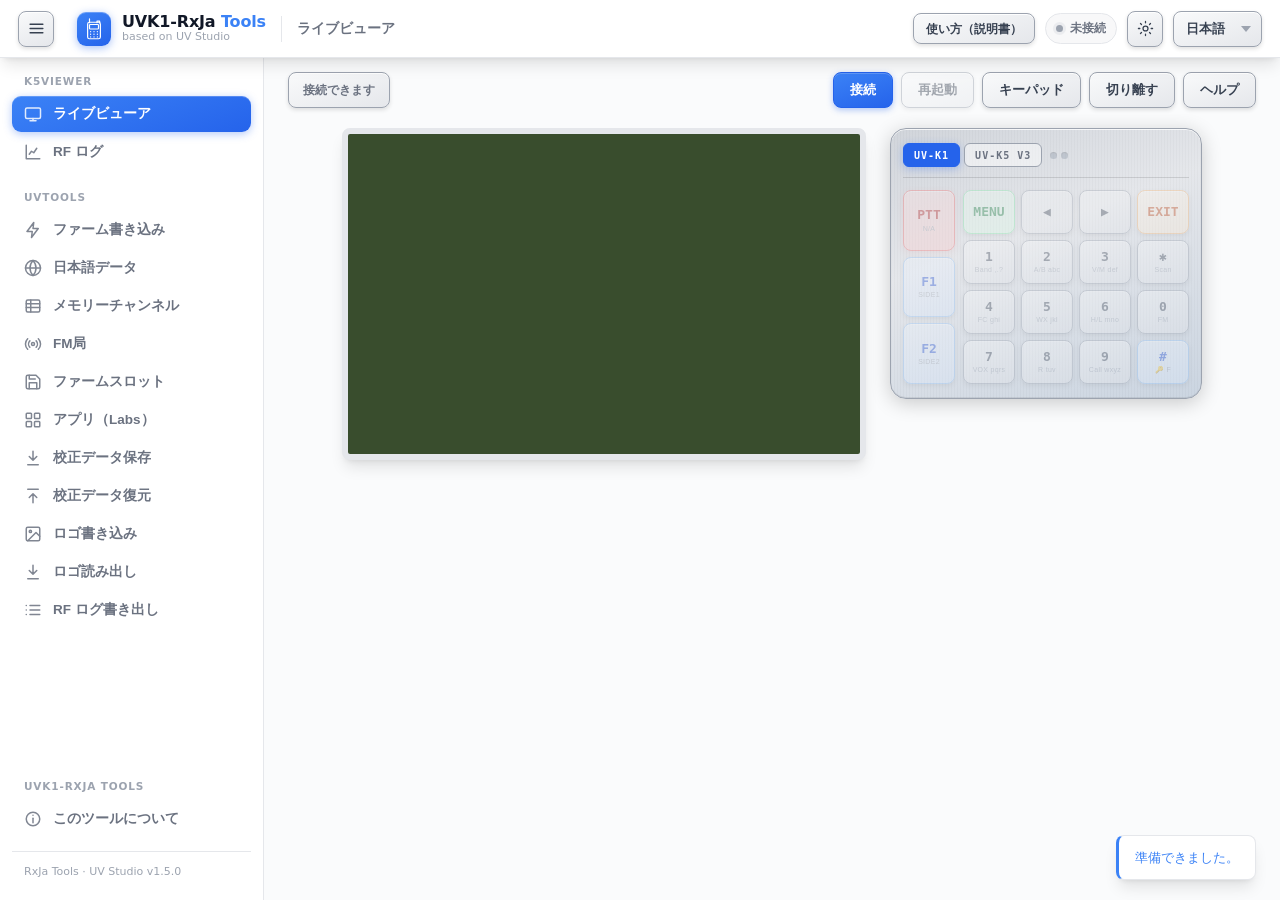
<file: web/index.html>
<!DOCTYPE html>
<!-- UVK1-RxJa Tools: a modified version of UV Studio by F4HWN (Armel FAUVEAU),
     Apache License 2.0. Modified by the UVK1-RxJa project; see NOTICE.txt. -->
<html lang="ja">
<head>
<meta charset="utf-8"/>
<meta name="viewport" content="width=device-width, initial-scale=1.0"/>
<title>UVK1-RxJa Tools — UV-K1 受信専用・日本語化ファームの書き込みツール</title>
<meta name="description" content="UV-K1 / UV-K5 V3 用の受信専用・日本語化ファーム「UVK1-RxJa」を、パソコン版 Chrome / Edge からそのまま書き込めるツールです。日本語データの書き込みやメモリーチャンネルの編集もブラウザだけでできます。">
<link rel="canonical" href="https://dosei.github.io/uvk1-japanese/tools/">
<meta property="og:type" content="website">
<meta property="og:site_name" content="UVK1-RxJa">
<meta property="og:locale" content="ja_JP">
<meta property="og:title" content="UVK1-RxJa Tools — UV-K1 受信専用・日本語化ファームの書き込みツール">
<meta property="og:description" content="UV-K1 / UV-K5 V3 用の受信専用・日本語化ファーム「UVK1-RxJa」を、パソコン版 Chrome / Edge からそのまま書き込めるツールです。日本語データの書き込みやメモリーチャンネルの編集もブラウザだけでできます。">
<meta property="og:url" content="https://dosei.github.io/uvk1-japanese/tools/">
<meta name="twitter:card" content="summary">
<script src="js/studio-version.js?v=1.5.0-rxja3"></script>
<link rel="icon" type="image/svg+xml" href="assets/uv-studio-radio.svg">
<link href="css/core.css?v=3" rel="stylesheet">
<link href="css/viewer.css?v=13" rel="stylesheet">
<link href="css/tools.css?v=12" rel="stylesheet">
<link href="css/studio.css?v=19" rel="stylesheet">
<link href="css/rxja.css?v=8" rel="stylesheet">
</head>
<body data-theme="light">

<noscript>
    <div class="rxja-noscript">
        <h1>UVK1-RxJa Tools</h1>
        <p>UV-K1 / UV-K1(8) / UV-K5 V3 / UV-K5(8) V3 用の受信専用・日本語化ファーム「UVK1-RxJa」（F4HWN Fusion がもと）を、本体へ書き込むためのブラウザ用ツールです。ファームの書き込み、日本語データの書き込み、メモリーチャンネルの編集などがインストールなしでできます。</p>
        <p>このページは JavaScript と Web Serial API を使います。パソコン版の Chrome または Edge で、JavaScript を有効にして開いてください。</p>
        <p><a href="../">使い方（説明書）</a> ・ <a href="https://github.com/dosei/uvk1-japanese">GitHub リポジトリ</a></p>
    </div>
</noscript>

<!-- ═══════════ Top bar ═══════════ -->
<header class="topbar">
    <div class="sb-brand">
        <button class="btn icon" id="hamburgerMenu" type="button"
                data-i18n-title="toggle_menu" data-i18n-aria-label="toggle_menu"
                aria-controls="studioSidebar" aria-expanded="true"
                aria-label="Toggle menu" title="Toggle menu">
            <svg viewBox="0 0 24 24" fill="none" stroke="currentColor" stroke-width="1" stroke-linecap="round" stroke-linejoin="round">
                <line x1="3" y1="12" x2="21" y2="12"></line>
                <line x1="3" y1="6" x2="21" y2="6"></line>
                <line x1="3" y1="18" x2="21" y2="18"></line>
            </svg>
        </button>
        <span class="logo-mark" aria-hidden="true">
            <svg viewBox="0 0 64 64" fill="none" stroke="currentColor"
                 stroke-width="3.2" stroke-linecap="round" stroke-linejoin="round">
                <path d="M20 15V5"/>
                <path d="M40 15v-4h7v5"/>
                <rect x="15" y="14" width="34" height="44" rx="5"/>
                <rect x="20" y="20" width="24" height="12" rx="2"/>
                <g fill="currentColor" stroke="none">
                    <circle cx="23" cy="39" r="1.7"/>
                    <circle cx="32" cy="39" r="1.7"/>
                    <circle cx="41" cy="39" r="1.7"/>
                    <circle cx="23" cy="46" r="1.7"/>
                    <circle cx="32" cy="46" r="1.7"/>
                    <circle cx="41" cy="46" r="1.7"/>
                    <circle cx="23" cy="53" r="1.7"/>
                    <circle cx="32" cy="53" r="1.7"/>
                    <circle cx="41" cy="53" r="1.7"/>
                </g>
            </svg>
        </span>
        <span class="sb-title"><span class="sb-name">UVK1-RxJa <b>Tools</b></span><span class="sb-sub">based on UV Studio</span></span>
        <span class="topbar-divider"></span>
        <span class="section-name" id="sectionName" data-i18n="studio_nav_live">Live Viewer</span>
    </div>
    <div class="topbar-actions">
        <a class="btn topbar-docs" href="../" target="_blank" rel="noopener"
           data-i18n="studio_docs_link" data-i18n-title="studio_docs_link_title"
           title="使い方の説明書を別のタブで開きます">使い方（説明書）</a>
        <div class="studio-serial-status" id="studioSerialStatus"
             data-state="disconnected" role="status" aria-live="polite"
             aria-label="Disconnected" title="Disconnected">
            <span class="studio-serial-dot" aria-hidden="true"></span>
            <span class="studio-serial-text" id="studioSerialText">Disconnected</span>
        </div>
        <button class="btn icon theme-toggle" id="themeToggle" type="button"
                data-i18n-title="toggle_theme" data-i18n-aria-label="toggle_theme"
                title="Toggle theme" aria-label="Toggle theme">
            <svg class="theme-icon theme-icon-sun" viewBox="0 0 24 24" aria-hidden="true">
                <circle cx="12" cy="12" r="3.5"></circle>
                <path d="M12 2v2M12 20v2M4.93 4.93l1.42 1.42M17.65 17.65l1.42 1.42M2 12h2M20 12h2M4.93 19.07l1.42-1.42M17.65 6.35l1.42-1.42"></path>
            </svg>
            <svg class="theme-icon theme-icon-moon" viewBox="0 0 24 24" aria-hidden="true">
                <path d="M20.5 14.2A8.5 8.5 0 0 1 9.8 3.5 8.5 8.5 0 1 0 20.5 14.2Z"></path>
            </svg>
        </button>
        <select id="languageSelect" aria-label="Language" data-i18n-aria-label="studio_language">
            <option value="ja">日本語</option>
            <option value="en">English</option>
        </select>
    </div>
</header>

<div class="shell">
    <!-- ═══════════ Sidebar ═══════════ -->
    <aside class="sidebar" id="studioSidebar">
        <div class="nav-group">
            <div class="nav-label">K5Viewer</div>
            <button class="nav-item active" aria-current="page" data-route="live" data-app="viewer" data-view="live" data-name="Live Viewer" data-section-i18n="studio_nav_live">
                <svg viewBox="0 0 24 24" fill="none" stroke="currentColor" stroke-width="2" stroke-linecap="round" stroke-linejoin="round"><rect x="2" y="4" width="20" height="14" rx="2"/><path d="M8 21h8M12 18v3"/></svg>
                <span class="nav-item-label" data-i18n="studio_nav_live">Live Viewer</span>
            </button>
            <button class="nav-item" data-route="rf-log" data-app="viewer" data-view="rflog" data-name="RF Log" data-section-i18n="studio_nav_rf_log">
                <svg viewBox="0 0 24 24" fill="none" stroke="currentColor" stroke-width="2" stroke-linecap="round" stroke-linejoin="round"><path d="M3 3v18h18"/><path d="M7 15l3-4 3 2 4-6"/></svg>
                <span class="nav-item-label" data-i18n="studio_nav_rf_log">RF Log</span>
            </button>
        </div>
        <div class="nav-group">
            <div class="nav-label">UVTools</div>
            <button class="nav-item" data-route="flash" data-app="tools" data-tool-view="flash" data-name="Flash Firmware" data-section-i18n="studio_nav_flash">
                <svg viewBox="0 0 24 24" fill="none" stroke="currentColor" stroke-width="2" stroke-linecap="round" stroke-linejoin="round"><path d="M13 2L4 14h7l-1 8 9-12h-7z"/></svg>
                <span class="nav-item-label" data-i18n="studio_nav_flash">Flash Firmware</span>
            </button>
            <button class="nav-item" data-route="ja-data" data-app="tools" data-tool-view="ja-data" data-name="Japanese data" data-section-i18n="studio_nav_ja_data">
                <svg viewBox="0 0 24 24" fill="none" stroke="currentColor" stroke-width="2" stroke-linecap="round" stroke-linejoin="round"><circle cx="12" cy="12" r="10"/><path d="M12 2a14.5 14.5 0 0 0 0 20 14.5 14.5 0 0 0 0-20M2 12h20"/></svg>
                <span class="nav-item-label" data-i18n="studio_nav_ja_data">Japanese data</span>
            </button>
            <button class="nav-item" data-route="memory" data-app="tools" data-tool-view="mem" data-name="Memory channels" data-section-i18n="studio_nav_mem">
                <svg viewBox="0 0 24 24" fill="none" stroke="currentColor" stroke-width="2" stroke-linecap="round" stroke-linejoin="round"><rect x="3" y="4" width="18" height="16" rx="2"/><path d="M3 9h18M3 14h18M9 4v16"/></svg>
                <span class="nav-item-label" data-i18n="studio_nav_mem">Memory channels</span>
            </button>
            <button class="nav-item" data-route="fm-stations" data-app="tools" data-tool-view="fm" data-name="FM stations" data-section-i18n="studio_nav_fm">
                <svg viewBox="0 0 24 24" fill="none" stroke="currentColor" stroke-width="2" stroke-linecap="round" stroke-linejoin="round"><path d="M4.9 19.1a10 10 0 0 1 0-14.2M7.8 16.2a6 6 0 0 1 0-8.4M16.2 7.8a6 6 0 0 1 0 8.4M19.1 4.9a10 10 0 0 1 0 14.2"/><circle cx="12" cy="12" r="2"/></svg>
                <span class="nav-item-label" data-i18n="studio_nav_fm">FM stations</span>
            </button>
            <button class="nav-item" data-route="firmware-slots" data-app="tools" data-tool-view="slots" data-name="Firmware Slots" data-section-i18n="studio_nav_slots">
                <svg viewBox="0 0 24 24" fill="none" stroke="currentColor" stroke-width="2" stroke-linecap="round" stroke-linejoin="round"><path d="M19 21H5a2 2 0 0 1-2-2V5a2 2 0 0 1 2-2h11l5 5v11a2 2 0 0 1-2 2z"/><polyline points="17 21 17 13 7 13 7 21"/><polyline points="7 3 7 8 15 8"/></svg>
                <span class="nav-item-label" data-i18n="studio_nav_slots">Firmware Slots</span>
            </button>
            <button class="nav-item" data-route="apps" data-app="tools" data-tool-view="apps" data-name="Apps" data-section-i18n="studio_nav_apps">
                <svg viewBox="0 0 24 24" fill="none" stroke="currentColor" stroke-width="2" stroke-linecap="round" stroke-linejoin="round"><rect x="3" y="3" width="7" height="7" rx="1"/><rect x="14" y="3" width="7" height="7" rx="1"/><rect x="3" y="14" width="7" height="7" rx="1"/><rect x="14" y="14" width="7" height="7" rx="1"/></svg>
                <span class="nav-item-label" data-i18n="studio_nav_apps">Apps (Labs)</span>
            </button>
            <button class="nav-item" data-route="dump-calib" data-app="tools" data-tool-view="dump" data-name="Dump Calibration" data-section-i18n="studio_nav_dump_calib">
                <svg viewBox="0 0 24 24" fill="none" stroke="currentColor" stroke-width="2" stroke-linecap="round" stroke-linejoin="round"><path d="M12 3v12M7 10l5 5 5-5M5 21h14"/></svg>
                <span class="nav-item-label" data-i18n="studio_nav_dump_calib">Dump Calib</span>
            </button>
            <button class="nav-item" data-route="restore-calib" data-app="tools" data-tool-view="restore" data-name="Restore Calibration" data-section-i18n="studio_nav_restore_calib">
                <svg viewBox="0 0 24 24" fill="none" stroke="currentColor" stroke-width="2" stroke-linecap="round" stroke-linejoin="round"><path d="M12 21V9M7 14l5-5 5 5M5 3h14"/></svg>
                <span class="nav-item-label" data-i18n="studio_nav_restore_calib">Restore Calib</span>
            </button>
            <button class="nav-item" data-route="upload-logo" data-app="tools" data-tool-view="logo-upload" data-name="Upload Logo" data-section-i18n="studio_nav_upload_logo">
                <svg viewBox="0 0 24 24" fill="none" stroke="currentColor" stroke-width="2" stroke-linecap="round" stroke-linejoin="round"><rect x="3" y="3" width="18" height="18" rx="2"/><circle cx="8.5" cy="8.5" r="1.5"/><path d="M21 15l-5-5L5 21"/></svg>
                <span class="nav-item-label" data-i18n="studio_nav_upload_logo">Upload Logo</span>
            </button>
            <button class="nav-item" data-route="download-logo" data-app="tools" data-tool-view="logo-dump" data-name="Download Logo" data-section-i18n="studio_nav_download_logo">
                <svg viewBox="0 0 24 24" fill="none" stroke="currentColor" stroke-width="2" stroke-linecap="round" stroke-linejoin="round"><path d="M12 3v12M7 10l5 5 5-5M5 21h14"/></svg>
                <span class="nav-item-label" data-i18n="studio_nav_download_logo">Download Logo</span>
            </button>
            <button class="nav-item" data-route="export-rf-log" data-app="tools" data-tool-view="rf-log" data-name="Export RF Log" data-section-i18n="studio_nav_export_rf_log">
                <svg viewBox="0 0 24 24" fill="none" stroke="currentColor" stroke-width="2" stroke-linecap="round" stroke-linejoin="round"><path d="M8 6h13M8 12h13M8 18h13M3 6h.01M3 12h.01M3 18h.01"/></svg>
                <span class="nav-item-label" data-i18n="studio_nav_export_rf_log">Export RF Log</span>
            </button>
        </div>
        <div class="nav-group nav-group-studio">
            <div class="nav-label">UVK1-RxJa Tools</div>
            <button class="nav-item" data-route="about" data-app="about"
                    data-name="About" data-section-i18n="studio_nav_about">
                <svg viewBox="0 0 24 24" fill="none" stroke="currentColor" stroke-width="2"
                     stroke-linecap="round" stroke-linejoin="round" aria-hidden="true">
                    <circle cx="12" cy="12" r="9"></circle>
                    <path d="M12 11v6"></path>
                    <path d="M12 7h.01"></path>
                </svg>
                <span class="nav-item-label" data-i18n="studio_nav_about">About</span>
            </button>
        </div>
        <div class="sidebar-foot">RxJa Tools · UV Studio <span id="studioVersion">v—</span></div>
    </aside>

    <!-- ═══════════ Stage ═══════════ -->
    <main class="stage">

        <!-- ── Live Viewer (k5viewer) ── -->
        <section class="pane active" id="pane-viewer" data-viewer-mode="live">
            <div class="viewer-bar">
                <div class="status-pill" id="status" role="status" aria-live="polite"><span data-i18n="ready_to_connect">Ready to connect</span></div>
                <div class="actions">
                    <button class="btn primary" id="connectionBtn" data-i18n="connect">Connect</button>
                    <button class="btn viewer-live-only" id="rebootBtn" disabled data-i18n="reboot_radio">Restart</button>
                    <button class="btn viewer-live-only" id="keyboardToggleBtn" aria-controls="k1Keyboard" aria-expanded="true" data-i18n="toggle_keyboard_short" data-i18n-title="toggle_keyboard">Keypad</button>
                    <button class="btn viewer-live-only" id="keyboardDetachBtn" data-i18n="detach_keyboard_short" data-i18n-title="detach_keyboard" hidden>Detach</button>
                    <button class="btn viewer-live-only" id="helpBtn" data-i18n="help" data-i18n-title="help">Help</button>
                </div>
            </div>

            <div class="viewer-sub active" id="view-live">
              <main class="main">
                <div class="viewer-layout">
                    <div class="display-container">
                        <canvas id="display" width="635" height="320" role="img" data-i18n-aria-label="radio_screen" aria-label="Radio screen"></canvas>
                    </div>

                    <div class="k1-keyboard" id="k1Keyboard">
                        <div class="k1-keyboard-header">
                            <div class="k1-model-tabs" role="group" data-i18n-aria-label="radio_model" aria-label="Radio model">
                                <button class="k1-model-tab" id="tabK1" aria-pressed="false">UV-K1</button>
                                <button class="k1-model-tab" id="tabK5" aria-pressed="false">UV-K5 V3</button>
                                <span class="radio-leds" aria-label="Radio LED state" data-i18n-aria-label="radio_led_state">
                                    <span class="radio-led radio-led-red" id="radioLedRed" title="Red LED" data-i18n-title="radio_led_red"></span>
                                    <span class="radio-led radio-led-green" id="radioLedGreen" title="Green LED" data-i18n-title="radio_led_green"></span>
                                </span>
                            </div>
                            <div class="kb-indicator-wrap">
                                <div class="lock-indicator" id="lockIndicator" data-i18n="radio_lock">🔒 LOCK</div>
                                <div class="fkey-indicator" id="fKeyIndicator" data-i18n="radio_function_key"># FUNCTION KEY</div>
                                <div class="long-press-indicator" id="longPressIndicator" data-i18n="radio_long_press">⇧ LONG PRESS</div>
                            </div>
                        </div>

                        <div class="k1-body">
                            <div class="k1-side-col">
                                <button class="k1-btn k1-ptt" disabled title="PTT not available via serial" data-i18n-title="radio_ptt_unavailable"><span class="k1-btn-label">PTT</span><span class="k1-btn-sub">N/A</span></button>
                                <button class="k1-btn k1-side" data-key="0x12"><span class="k1-btn-label">F1</span><span class="k1-btn-sub">SIDE1</span></button>
                                <button class="k1-btn k1-side" data-key="0x11"><span class="k1-btn-label">F2</span><span class="k1-btn-sub">SIDE2</span></button>
                            </div>
                            <div class="k1-grid">
                                <button class="k1-btn k1-menu" data-key="0x0A"><span class="k1-btn-label">MENU</span></button>
                                <button class="k1-btn k1-nav" data-key="0x0B" id="btnUp"><span class="k1-btn-label">◀</span></button>
                                <button class="k1-btn k1-nav" data-key="0x0C" id="btnDown"><span class="k1-btn-label">▶</span></button>
                                <button class="k1-btn k1-exit" data-key="0x0D"><span class="k1-btn-label">EXIT</span></button>
                                <button class="k1-btn k1-num" data-key="0x01"><span class="k1-btn-label">1</span><span class="k1-btn-sub">Band ,.?</span></button>
                                <button class="k1-btn k1-num" data-key="0x02"><span class="k1-btn-label">2</span><span class="k1-btn-sub">A/B abc</span></button>
                                <button class="k1-btn k1-num" data-key="0x03"><span class="k1-btn-label">3</span><span class="k1-btn-sub">V/M def</span></button>
                                <button class="k1-btn k1-star" data-key="0x0E"><span class="k1-btn-label">✱</span><span class="k1-btn-sub">Scan</span></button>
                                <button class="k1-btn k1-num" data-key="0x04"><span class="k1-btn-label">4</span><span class="k1-btn-sub">FC ghi</span></button>
                                <button class="k1-btn k1-num" data-key="0x05"><span class="k1-btn-label">5</span><span class="k1-btn-sub">WX jkl</span></button>
                                <button class="k1-btn k1-num" data-key="0x06"><span class="k1-btn-label">6</span><span class="k1-btn-sub">H/L mno</span></button>
                                <button class="k1-btn k1-num" data-key="0x00"><span class="k1-btn-label">0</span><span class="k1-btn-sub">FM</span></button>
                                <button class="k1-btn k1-num" data-key="0x07"><span class="k1-btn-label">7</span><span class="k1-btn-sub">VOX pqrs</span></button>
                                <button class="k1-btn k1-num" data-key="0x08"><span class="k1-btn-label">8</span><span class="k1-btn-sub">R tuv</span></button>
                                <button class="k1-btn k1-num" data-key="0x09"><span class="k1-btn-label">9</span><span class="k1-btn-sub">Call wxyz</span></button>
                                <button class="k1-btn k1-hash" data-key="0x0F"><span class="k1-btn-label">#</span><span class="k1-btn-sub">🔑 F</span></button>
                            </div>
                        </div>

                    </div>
                </div>
              </main>
            </div>

            <div class="viewer-sub" id="view-rflog">
              <div class="rflog-wrap">
                <div class="rflog-placeholder">
                    <svg viewBox="0 0 24 24" fill="none" stroke="currentColor" stroke-width="1.6" stroke-linecap="round" stroke-linejoin="round"><path d="M3 3v18h18"/><path d="M7 15l3-4 3 2 4-6"/></svg>
                    <p><span data-i18n="studio_rf_empty_title">Connect the radio to see the RF Log here.</span><br><span data-i18n="studio_rf_empty_hint">RF Log must be supported and enabled in the firmware.</span></p>
                </div>
                <div class="rf-log-panel" id="rfLogPanel" aria-live="polite" hidden>
                    <div class="rf-log-header">
                        <span class="rf-log-title" data-i18n="rf_log">RF Log</span>
                        <div class="rf-log-header-actions">
                            <div class="rf-log-view-switch" role="group" aria-label="RF Log view" data-i18n-aria-label="rf_log_view">
                                <button type="button" class="rf-log-view-btn active" data-rf-view="log" aria-pressed="true" data-i18n="rf_log_short">LOG</button>
                                <button type="button" class="rf-log-view-btn" data-rf-view="analytics" aria-pressed="false" data-i18n="rf_analytics">ANALYTICS</button>
                            </div>
                            <span class="rf-log-state" id="rfLogState">--</span>
                        </div>
                    </div>
                    <div class="rf-log-view active" id="rfLogTableView">
                      <div class="rf-log-scroll">
                        <table class="rf-log-table">
                            <thead><tr>
                                <th data-i18n="rf_direction">Direction</th>
                                <th data-i18n="rf_frequency">Frequency</th>
                                <th data-i18n="rf_channel">Channel</th>
                                <th data-i18n="rf_duration">Duration</th>
                                <th data-i18n="rf_signal_power">Signal / Power</th>
                                <th data-i18n="rf_voltage">Voltage</th>
                            </tr></thead>
                            <tbody id="rfLogRows"><tr class="rf-log-empty"><td colspan="6">--</td></tr></tbody>
                        </table>
                      </div>
                    </div>
                    <div class="rf-log-view" id="rfAnalyticsView">
                        <div class="rf-analytics-toolbar">
                            <div class="rf-analytics-filter" role="group" aria-label="Direction filter" data-i18n-aria-label="rf_direction_filter">
                                <button type="button" class="rf-filter-btn active" data-rf-filter="all" aria-pressed="true" data-i18n="rf_all">ALL</button>
                                <button type="button" class="rf-filter-btn" data-rf-filter="rx" aria-pressed="false">RX</button>
                                <button type="button" class="rf-filter-btn" data-rf-filter="tx" aria-pressed="false">TX</button>
                            </div>
                            <span class="rf-analytics-caption" id="rfAnalyticsCaption">--</span>
                        </div>
                        <div class="rf-analytics-stats">
                            <div class="rf-stat-card"><span class="rf-stat-label" data-i18n="rf_activity">ACTIVITY</span><strong class="rf-stat-value" id="rfStatCount">0</strong><span class="rf-stat-detail" id="rfStatSplit">--</span></div>
                            <div class="rf-stat-card"><span class="rf-stat-label" data-i18n="rf_airtime">AIRTIME</span><strong class="rf-stat-value" id="rfStatDuration">00:00</strong><span class="rf-stat-detail" id="rfStatAverage">--</span></div>
                            <div class="rf-stat-card"><span class="rf-stat-label" data-i18n="rf_frequencies_short">FREQUENCIES</span><strong class="rf-stat-value" id="rfStatFrequencies">0</strong><span class="rf-stat-detail" id="rfStatChannels">--</span></div>
                        </div>
                        <div class="rf-analytics-head"><span data-i18n="rf_battery">Battery</span><span id="rfBatteryMeta">--</span></div>
                        <div class="rf-battery-chart" id="rfBatteryChart"></div>
                        <div class="rf-analytics-head">
                            <span data-i18n="rf_sessions">Sessions</span>
                            <button type="button" class="rf-sessions-toggle" id="rfSessionsToggle" aria-expanded="false" hidden></button>
                        </div>
                        <div class="rf-session-list" id="rfSessions" role="list"></div>
                        <div class="rf-analytics-head"><span id="rfTopFrequenciesLabel">Top frequencies</span><span data-i18n="rf_airtime_heading">Airtime</span></div>
                        <div class="rf-top-list" id="rfTopFrequencies"></div>
                        <div class="rf-dist-grid" id="rfDistributions"></div>
                    </div>
                </div>
              </div>
            </div>
        </section>

        <!-- ── Maintenance (uvtools2) ── -->
        <section class="pane" id="pane-tools">
          <div class="container">
            <div class="tool-view active" id="flash-content" role="region">
                <section class="section" id="firmwareCatalogSection" aria-labelledby="firmwareCatalogLabel">
                    <label id="firmwareCatalogLabel" for="firmwareCatalogSelect" data-i18n="flash_catalog_label">Choose firmware</label>
                    <select id="firmwareCatalogSelect" class="firmware-catalog-select">
                        <option value="" disabled selected data-i18n="flash_catalog_placeholder">— Select a version —</option>
                        <option value="__file__" data-i18n="flash_catalog_file">Use a file on this computer</option>
                    </select>
                </section>
                <section class="section" id="firmwareFileSection" hidden>
                    <div class="file-input-wrapper">
                        <input type="file" id="firmwareFile" accept=".bin" aria-label="Firmware File (.bin)" data-i18n-aria-label="labelFirmwareFile" />
                        <div class="file-input-label" id="fileLabel">
                            <span class="file-name" id="fileName">No file selected</span>
                            <span class="file-button" id="fileButton">Choose file</span>
                        </div>
                    </div>
                </section>
                <p class="rxja-status rxja-image" id="firmwareImage"></p>
                <p class="rxja-hint" id="rxjaFlashHint"></p>
                <button id="flashBtn" disabled aria-live="polite">Flash firmware</button>
                <section class="rxja-panel" id="rxjaChain" data-state="idle" aria-live="polite" hidden>
                    <h3 class="rxja-panel-title" id="rxjaChainTitle"></h3>
                    <p class="rxja-status" id="rxjaChainStatus"></p>
                    <div class="progress-bar rxja-progress" role="progressbar" aria-valuemin="0" aria-valuemax="100" aria-valuenow="0">
                        <div class="progress-fill" id="rxjaChainFill"></div>
                        <div class="progress-label" id="rxjaChainLabel"></div>
                    </div>
                    <p class="rxja-note" id="rxjaChainNote" hidden></p>
                    <div class="rxja-actions">
                        <button class="btn" id="rxjaChainRepick" type="button" data-i18n="rxja_chain_repick" hidden>Choose port again</button>
                        <button class="btn" id="rxjaChainSkip" type="button" data-i18n="rxja_chain_skip">Write Japanese data later</button>
                    </div>
                </section>
                <div class="download-link" id="chirpDriverDownload">
                    <a href="#" id="chirpDriverLink" rel="noopener"><svg class="dl-icon" viewBox="0 0 24 24" width="18" height="18" fill="none" stroke="currentColor" stroke-width="2" stroke-linecap="round" stroke-linejoin="round" aria-hidden="true"><path d="M12 3v12"/><path d="m7 10 5 5 5-5"/><path d="M5 21h14"/></svg><span id="chirpDriverText" data-i18n="flash_chirp_driver_download">Download CHIRP driver</span></a>
                </div>
            </div>

            <div class="tool-view" id="ja-data-content" role="region" hidden>
                <p class="tab-description" data-i18n="rxja_ja_description">Writes the RxJa Japanese data (ja_res.bin) to the radio.</p>
                <section class="section">
                    <label for="rxjaJaSource" data-i18n="rxja_ja_source">Data to write</label>
                    <select id="rxjaJaSource" class="firmware-catalog-select"></select>
                </section>
                <section class="section" id="rxjaJaFileSection" hidden>
                    <div class="file-input-wrapper">
                        <input type="file" id="rxjaJaFile" accept=".bin" />
                        <div class="file-input-label" id="rxjaJaFileLabel">
                            <span class="file-name" id="rxjaJaFileName">No file selected</span>
                            <span class="file-button" data-i18n="fileChoose">Choose file</span>
                        </div>
                    </div>
                </section>
                <p class="rxja-status rxja-image" id="rxjaJaImage"></p>
                <label class="logo-checkbox-label"><input type="checkbox" id="rxjaJaVerify" checked /><span data-i18n="rxja_ja_verify">Read back and verify after writing (recommended)</span></label>
                <div class="rxja-actions">
                    <button id="rxjaJaStart" type="button" data-i18n="rxja_ja_start" disabled>Choose port and write</button>
                    <button class="btn" id="rxjaJaStop" type="button" data-i18n="rxja_ja_stop" hidden>Stop</button>
                </div>
                <section class="rxja-panel" id="rxjaJaPanel" data-state="idle" aria-live="polite">
                    <p class="rxja-status" id="rxjaJaStatus" data-state="idle" data-i18n="rxja_ja_idle">Idle</p>
                    <div class="progress-bar rxja-progress" role="progressbar" aria-valuemin="0" aria-valuemax="100" aria-valuenow="0">
                        <div class="progress-fill" id="rxjaJaFill"></div>
                        <div class="progress-label" id="rxjaJaLabel"></div>
                    </div>
                </section>
            </div>

            <div class="tool-view" id="mem-content" role="region" hidden>
                <p class="tab-description" data-i18n="rxja_mem_description">Read, edit and write the radio's memory channels, and exchange them as CHIRP-compatible CSV.</p>
                <div class="rxja-actions rxja-mem-toolbar">
                    <button id="rxjaMemRead" type="button" data-i18n="rxja_mem_read">Read from radio</button>
                    <button id="rxjaMemWrite" type="button" data-i18n="rxja_mem_write" disabled>Write to radio</button>
                    <button class="btn" id="rxjaMemImport" type="button" data-i18n="rxja_mem_import">Import file</button>
                    <button class="btn" id="rxjaMemPreset" type="button" data-i18n="rxja_mem_preset">Common Japanese frequencies (Kansai-focused)</button>
                    <button class="btn" id="rxjaMemExport" type="button" data-i18n="rxja_mem_export" disabled>Export CSV</button>
                    <button class="btn" id="rxjaMemStop" type="button" data-i18n="rxja_ja_stop" hidden>Stop</button>
                    <input type="file" id="rxjaMemFile" accept=".csv,.bin,.img,text/csv" hidden />
                </div>
                <section class="rxja-panel" id="rxjaMemPanel" data-state="idle" aria-live="polite">
                    <p class="rxja-status" id="rxjaMemStatus" data-state="idle" data-i18n="rxja_mem_idle">Read the channels from the radio, or import a CSV.</p>
                    <pre class="rxja-report" id="rxjaMemReport" hidden></pre>
                    <div class="progress-bar rxja-progress" role="progressbar" aria-valuemin="0" aria-valuemax="100" aria-valuenow="0">
                        <div class="progress-fill" id="rxjaMemFill"></div>
                        <div class="progress-label" id="rxjaMemLabel"></div>
                    </div>
                </section>
                <p class="rxja-mem-summary" id="rxjaMemSummary"></p>
                <div class="rxja-mem-bar">
                    <input type="search" id="rxjaMemFilter" class="rxja-mem-filter" data-i18n-aria-label="rxja_mem_filter" placeholder="Filter" aria-label="Filter" />
                    <label class="logo-checkbox-label rxja-mem-showempty"><input type="checkbox" id="rxjaMemShowEmpty" /><span data-i18n="rxja_mem_show_empty">Show empty channels</span></label>
                    <span class="rxja-mem-bar-gap"></span>
                    <button class="btn" id="rxjaMemAdd" type="button" data-i18n="rxja_mem_add">Add</button>
                    <button class="btn" id="rxjaMemDelete" type="button" data-i18n="rxja_mem_delete" disabled>Delete</button>
                    <button class="btn" id="rxjaMemUp" type="button" data-i18n-title="rxja_mem_up" data-i18n-aria-label="rxja_mem_up" title="Move up" aria-label="Move up" disabled>↑</button>
                    <button class="btn" id="rxjaMemDown" type="button" data-i18n-title="rxja_mem_down" data-i18n-aria-label="rxja_mem_down" title="Move down" aria-label="Move down" disabled>↓</button>
                    <button class="btn" id="rxjaMemRevert" type="button" data-i18n="rxja_mem_revert" disabled>Undo all edits</button>
                    <button class="btn" id="rxjaMemClear" type="button" data-i18n="rxja_mem_clear" disabled>Clear all</button>
                </div>
                <div class="rxja-mem-tablewrap">
                    <table class="rxja-mem-table" id="rxjaMemTable">
                        <thead>
                            <tr>
                                <th class="rxja-mem-check"><input type="checkbox" id="rxjaMemAll" data-i18n-aria-label="rxja_mem_select_all" aria-label="Select all" /></th>
                                <th data-i18n="rxja_mem_col_number">Ch</th>
                                <th data-i18n="rxja_mem_col_name">Name</th>
                                <th data-i18n="rxja_mem_col_freq">Frequency (MHz)</th>
                                <th data-i18n="rxja_mem_col_mode">Mode</th>
                                <th data-i18n="rxja_mem_col_step">Step</th>
                                <th data-i18n="rxja_mem_col_scanlist">Scan list</th>
                                <th data-i18n="rxja_mem_col_tone">RX tone</th>
                                <th data-i18n="rxja_mem_col_comment">Comment</th>
                            </tr>
                        </thead>
                        <tbody id="rxjaMemBody"></tbody>
                    </table>
                </div>
                <p class="rxja-note" id="rxjaMemLocalNote" data-i18n="rxja_mem_local_note">Names: up to 10 bytes. Comments are not stored on the radio.</p>
                <details class="rxja-mem-listbox">
                    <summary data-i18n="rxja_mem_lists_title">Scan list names</summary>
                    <div class="rxja-mem-lists" id="rxjaMemLists"></div>
                </details>

                <dialog class="rxja-dialog" id="rxjaMemImportDialog" aria-labelledby="rxjaMemImportTitle">
                    <form method="dialog">
                        <h2 class="modal-title" id="rxjaMemImportTitle" data-i18n="rxja_mem_import_title">Import channels</h2>
                        <p id="rxjaMemImportText"></p>
                        <pre class="rxja-dialog-errors" id="rxjaMemImportErrors" hidden></pre>
                        <ul class="rxja-dialog-choices">
                            <li><strong data-i18n="rxja_mem_replace">Replace</strong>: <span data-i18n="rxja_mem_replace_desc">the file becomes the whole list; channels not in it are emptied</span></li>
                            <li><strong data-i18n="rxja_mem_merge">Merge</strong>: <span data-i18n="rxja_mem_merge_desc">only the channel numbers in the file are replaced</span></li>
                        </ul>
                        <p class="rxja-note" id="rxjaMemImportMergeHint" data-i18n="rxja_mem_merge_hint" hidden>To merge with what is on the radio, read from the radio first.</p>
                        <div class="rxja-actions">
                            <button value="replace" data-i18n="rxja_mem_replace">Replace</button>
                            <button value="merge" data-i18n="rxja_mem_merge">Merge</button>
                            <button class="btn" value="cancel" data-i18n="rxja_mem_cancel">Cancel</button>
                        </div>
                    </form>
                </dialog>
                <dialog class="rxja-dialog" id="rxjaMemWriteDialog" aria-labelledby="rxjaMemWriteTitle">
                    <form method="dialog">
                        <h2 class="modal-title" id="rxjaMemWriteTitle" data-i18n="rxja_mem_write_title">Write to the radio</h2>
                        <p id="rxjaMemWriteText"></p>
                        <p class="rxja-dialog-warn" id="rxjaMemWriteDelete" hidden></p>
                        <p class="rxja-dialog-warn" id="rxjaMemWriteJa" hidden></p>
                        <p class="rxja-note" data-i18n="rxja_mem_write_note">A backup of the radio's current memory (.bin) is downloaded first. The radio restarts when the write is done.</p>
                        <div class="rxja-actions">
                            <button value="write" data-i18n="rxja_mem_write_go">Write</button>
                            <button class="btn" value="cancel" data-i18n="rxja_mem_cancel">Cancel</button>
                        </div>
                    </form>
                </dialog>
            </div>

            <div class="tool-view" id="fm-content" role="region" hidden>
                <p class="tab-description" data-i18n="rxja_fm_description">Read, edit and write the radio's FM broadcast stations (FM00-FM99) with their names, or fill them from a regional preset.</p>
                <div class="rxja-actions rxja-mem-toolbar">
                    <button id="rxjaFmRead" type="button" data-i18n="rxja_mem_read">Read from radio</button>
                    <button id="rxjaFmWrite" type="button" data-i18n="rxja_mem_write" disabled>Write to radio</button>
                    <button class="btn" id="rxjaFmImport" type="button" data-i18n="rxja_mem_import">Import file</button>
                    <button class="btn" id="rxjaFmExport" type="button" data-i18n="rxja_mem_export" disabled>Export CSV</button>
                    <button class="btn" id="rxjaFmStop" type="button" data-i18n="rxja_ja_stop" hidden>Stop</button>
                    <input type="file" id="rxjaFmFile" accept=".csv,.bin,text/csv" hidden />
                </div>
                <section class="rxja-panel" id="rxjaFmPanel" data-state="idle" aria-live="polite">
                    <p class="rxja-status" id="rxjaFmStatus" data-state="idle" data-i18n="rxja_fm_idle">Read the stations from the radio, or import a CSV.</p>
                    <pre class="rxja-report" id="rxjaFmReport" hidden></pre>
                    <div class="progress-bar rxja-progress" role="progressbar" aria-valuemin="0" aria-valuemax="100" aria-valuenow="0">
                        <div class="progress-fill" id="rxjaFmFill"></div>
                        <div class="progress-label" id="rxjaFmLabel"></div>
                    </div>
                </section>
                <div class="rxja-fm-example" id="rxjaFmExample">
                    <p class="rxja-fm-example-title" data-i18n="rxja_fm_example_title">Example: add the stations of a prefecture (optional)</p>
                    <details class="rxja-fm-example-more">
                        <summary data-i18n="rxja_fm_example_more">How it works</summary>
                        <p class="rxja-note" data-i18n="rxja_fm_example_note">Not required: you can also type stations in by hand or import a CSV. Prefectures are added one at a time, in the order you add them, into the free numbers (the first one added gets the lower numbers). Stations with a frequency already in the table are skipped.</p>
                    </details>
                    <div class="rxja-fm-example-row">
                        <select id="rxjaFmPref" class="rxja-fm-pref" data-i18n-aria-label="rxja_fm_pref" aria-label="Prefecture"></select>
                        <button class="btn" id="rxjaFmPreset" type="button" data-i18n="rxja_fm_preset" disabled>Add</button>
                    </div>
                </div>
                <p class="rxja-mem-summary" id="rxjaFmSummary"></p>
                <div class="rxja-mem-bar">
                    <label class="logo-checkbox-label rxja-mem-showempty"><input type="checkbox" id="rxjaFmShowEmpty" /><span data-i18n="rxja_fm_show_empty">Show empty numbers</span></label>
                    <span class="rxja-mem-bar-gap"></span>
                    <button class="btn" id="rxjaFmDelete" type="button" data-i18n="rxja_mem_delete" disabled>Delete</button>
                    <button class="btn" id="rxjaFmRevert" type="button" data-i18n="rxja_mem_revert" disabled>Undo all edits</button>
                    <button class="btn" id="rxjaFmClear" type="button" data-i18n="rxja_mem_clear" disabled>Clear all</button>
                </div>
                <div class="rxja-mem-tablewrap">
                    <table class="rxja-mem-table" id="rxjaFmTable">
                        <thead>
                            <tr>
                                <th class="rxja-mem-check"><input type="checkbox" id="rxjaFmAll" data-i18n-aria-label="rxja_mem_select_all" aria-label="Select all" /></th>
                                <th data-i18n="rxja_fm_col_number">No.</th>
                                <th data-i18n="rxja_fm_col_freq">Frequency (MHz)</th>
                                <th data-i18n="rxja_fm_col_name">Station name</th>
                            </tr>
                        </thead>
                        <tbody id="rxjaFmBody"></tbody>
                    </table>
                </div>
                <p class="rxja-note" data-i18n="rxja_fm_note">Names: up to 20 bytes (10 full-width characters). Frequencies: 64.0 to 108.0 MHz in 0.1 MHz steps; the radio plays the ones inside the FM range it is set to. Presets: Ministry of Internal Affairs and Communications (MIC), NHK and others, see the manual.</p>

                <dialog class="rxja-dialog" id="rxjaFmWriteDialog" aria-labelledby="rxjaFmWriteTitle">
                    <form method="dialog">
                        <h2 class="modal-title" id="rxjaFmWriteTitle" data-i18n="rxja_fm_write_title">Write the FM stations</h2>
                        <p id="rxjaFmWriteText"></p>
                        <p class="rxja-dialog-warn" id="rxjaFmWriteDelete" hidden></p>
                        <p class="rxja-dialog-warn" id="rxjaFmWriteJa" hidden></p>
                        <p class="rxja-note" data-i18n="rxja_fm_write_note">A backup of the radio's current FM stations (.bin) is downloaded first. The radio restarts when the write is done.</p>
                        <div class="rxja-actions">
                            <button value="write" data-i18n="rxja_mem_write_go">Write</button>
                            <button class="btn" value="cancel" data-i18n="rxja_mem_cancel">Cancel</button>
                        </div>
                    </form>
                </dialog>
            </div>

            <div class="tool-view" id="dump-content" role="region" hidden>
                <section class="section">
                    <p class="tab-description" id="dumpDescription">Extract calibration data from your UV-K5 V3 or UV-K1 device.</p>
                    <button id="dumpBtn">Dump Calibration Data</button>
                </section>
                <div class="download-link" id="dumpDownload">
                    <a href="#" id="dumpLink" download="calibration.dat"><svg class="dl-icon" viewBox="0 0 24 24" width="18" height="18" fill="none" stroke="currentColor" stroke-width="2" stroke-linecap="round" stroke-linejoin="round" aria-hidden="true"><path d="M12 3v12"/><path d="m7 10 5 5 5-5"/><path d="M5 21h14"/></svg><span id="downloadText">Download calibration.dat</span></a>
                </div>
            </div>

            <div class="tool-view" id="restore-content" role="region" hidden>
                <section class="section" aria-labelledby="labelCalibFile">
                    <label id="labelCalibFile" for="calibFile">Calibration Dump File (.dat)</label>
                    <div class="file-input-wrapper">
                        <input type="file" id="calibFile" accept=".dat" />
                        <div class="file-input-label" id="calibFileLabel">
                            <span class="file-name" id="calibFileName">No file selected</span>
                            <span class="file-button" id="calibFileButton">Choose file</span>
                        </div>
                    </div>
                </section>
                <button id="restoreBtn" disabled aria-live="polite">Restore Calibration Data</button>
            </div>

            <div class="tool-view" id="rf-log-content" role="region" hidden>
                <section class="section">
                    <p class="tab-description" id="rfLogDescription">Read the RF activity history from your radio and export it as CSV.</p>
                    <button id="rfLogExportBtn">Export RF Log</button>
                </section>
                <div class="download-link" id="rfLogDownload">
                    <a href="#" id="rfLogLink" download="rf-log.csv"><svg class="dl-icon" viewBox="0 0 24 24" width="18" height="18" fill="none" stroke="currentColor" stroke-width="2" stroke-linecap="round" stroke-linejoin="round" aria-hidden="true"><path d="M12 3v12"/><path d="m7 10 5 5 5-5"/><path d="M5 21h14"/></svg><span id="rfLogDownloadText">Download rf-log.csv</span></a>
                </div>
            </div>

            <div class="tool-view" id="logo-upload-content" role="region" hidden>
                <section class="section">
                    <p class="tab-description" id="logoUploadDescription">Upload a custom 128x64 boot logo to your device. Any image format is accepted (PNG, JPG, BMP, etc.).</p>
                </section>
                <section class="section" aria-labelledby="labelLogoFile">
                    <label id="labelLogoFile" for="logoFile">Image File</label>
                    <div class="file-input-wrapper">
                        <input type="file" id="logoFile" accept="image/*" />
                        <div class="file-input-label" id="logoFileLabel">
                            <span class="file-name" id="logoFileName">No file selected</span>
                            <span class="file-button" id="logoFileButton">Choose file</span>
                        </div>
                    </div>
                </section>
                <section class="section logo-controls" id="logoControls" hidden>
                    <label for="logoThreshold"><span id="labelLogoThreshold">Threshold</span>: <span id="logoThresholdValue">128</span></label>
                    <input type="range" id="logoThreshold" min="0" max="255" value="128" />
                    <label class="logo-checkbox-label"><input type="checkbox" id="logoInvert" /><span id="labelLogoInvert">Invert colors</span></label>
                    <div class="logo-preview-wrapper">
                        <span id="labelLogoPreview" class="logo-preview-label">Preview (128x64):</span>
                        <canvas id="logoPreviewCanvas" width="128" height="64" class="logo-canvas" role="img" aria-labelledby="labelLogoPreview"></canvas>
                    </div>
                </section>
                <button id="logoUploadBtn" disabled aria-live="polite">Upload Logo to Radio</button>
            </div>

            <div class="tool-view" id="logo-dump-content" role="region" hidden>
                <section class="section">
                    <p class="tab-description" id="logoDumpDescription">Read the current boot logo from your device and download it as a PNG.</p>
                    <button id="logoDumpBtn">Download Logo from Radio</button>
                </section>
                <section class="section logo-dump-result" id="logoDumpResult" hidden>
                    <div class="logo-preview-wrapper">
                        <span class="logo-preview-label" id="logoDumpedLabel">Downloaded logo (128x64):</span>
                        <canvas id="logoDumpedCanvas" width="128" height="64" class="logo-canvas" role="img" aria-labelledby="logoDumpedLabel"></canvas>
                    </div>
                    <div class="download-link" id="logoDumpDownload" style="display:block;">
                        <a href="#" id="logoDumpLink" download="logo.png"><svg class="dl-icon" viewBox="0 0 24 24" width="18" height="18" fill="none" stroke="currentColor" stroke-width="2" stroke-linecap="round" stroke-linejoin="round" aria-hidden="true"><path d="M12 3v12"/><path d="m7 10 5 5 5-5"/><path d="M5 21h14"/></svg><span id="logoDumpDownloadText">Download logo.png</span></a>
                    </div>
                </section>
            </div>

            <div class="tool-view" id="slots-content" role="region" hidden>
                <section class="section">
                    <p class="tab-description" data-i18n="slotsDescription">Store several compatible F4HWN firmwares on the radio and pick one at boot (hold MENU). Writing only touches the external flash, so the radio stays usable.</p>
                    <p class="rxja-hint" id="rxjaSlotHint"></p>
                </section>
                <section class="section">
                    <div class="slots-table-wrap">
                        <table class="slots-table" id="slotsTable">
                            <thead>
                                <tr>
                                    <th class="slot-col-idx" data-i18n="slotColIdx">#</th>
                                    <th data-i18n="slotColEdition">Edition</th>
                                    <th data-i18n="slotColVersion">Version</th>
                                    <th data-i18n="slotColSize">Size</th>
                                    <th data-i18n="slotColState">Status</th>
                                    <th></th>
                                </tr>
                            </thead>
                            <tbody id="slotsTableBody"></tbody>
                        </table>
                    </div>
                    <button id="slotsRefreshBtn" class="slots-refresh"><span data-i18n="slotsRefresh">Refresh slots</span></button>
                </section>
                <section class="section" id="slotFirmwareCatalogSection" aria-labelledby="slotFirmwareCatalogLabel">
                    <label id="slotFirmwareCatalogLabel" for="slotFirmwareCatalogSelect" data-i18n="slot_catalog_label">Multiboot-compatible F4HWN firmware</label>
                    <select id="slotFirmwareCatalogSelect" class="firmware-catalog-select">
                        <option value="" disabled selected data-i18n="flash_catalog_placeholder">— Select a version —</option>
                        <option value="__file__" data-i18n="flash_catalog_file">Choose a file</option>
                    </select>
                </section>
                <section class="section" id="slotFileSection" hidden>
                    <div class="file-input-wrapper">
                        <input type="file" id="slotFile" accept=".bin" aria-label="Firmware file (.bin)" data-i18n-aria-label="slotFileLabel" />
                        <div class="file-input-label" id="slotFileLabel">
                            <span class="file-name" id="slotFileName" data-i18n="fileNoFile">No file selected</span>
                            <span class="file-button" id="slotFileButton" data-i18n="fileChoose">Choose file</span>
                        </div>
                    </div>
                </section>
                <section class="section">
                    <p class="slot-meta" id="slotMeta" aria-live="polite"></p>
                    <div class="slots-write-row">
                        <label for="slotTarget" data-i18n="slotTargetLabel">Target slot</label>
                        <select id="slotTarget">
                            <option value="1" selected>1</option>
                            <option value="2">2</option>
                            <option value="3">3</option>
                            <option value="4">4</option>
                        </select>
                        <label for="slotName" data-i18n="slotNameLabel">Display name</label>
                        <input type="text" id="slotName" maxlength="15" autocomplete="off" spellcheck="false" disabled />
                        <button id="slotWriteBtn" disabled aria-live="polite"><span data-i18n="slotWriteBtn">Write to slot</span></button>
                    </div>
                </section>
            </div>

            <div class="tool-view" id="apps-content" role="region" hidden>
                <section class="section">
                    <p class="tab-description" data-i18n="appsDescription">Install small overlay apps (.app) into the radio's external flash and launch them from the F key + 7 menu. Writing only touches the external flash, so the radio stays usable.</p>
                </section>
                <section class="section">
                    <div class="slots-table-wrap">
                        <table class="slots-table" id="appsTable">
                            <thead>
                                <tr>
                                    <th class="slot-col-idx" data-i18n="slotColIdx">#</th>
                                    <th data-i18n="appColName">Name</th>
                                    <th data-i18n="slotColVersion">Version</th>
                                    <th data-i18n="appColSize">Size</th>
                                    <th data-i18n="slotColState">Status</th>
                                    <th></th>
                                </tr>
                            </thead>
                            <tbody id="appsTableBody"></tbody>
                        </table>
                    </div>
                    <button id="appsRefreshBtn" class="slots-refresh"><span data-i18n="appsRefresh">Refresh apps</span></button>
                </section>
                <section class="section" id="appCatalogSection" aria-labelledby="appCatalogLabel">
                    <label id="appCatalogLabel" data-i18n="app_catalog_label">Overlay apps</label>
                    <div class="app-catalog-grid">
                        <div>
                            <label for="appCatalogVersionSelect" data-i18n="app_catalog_version_label">Firmware version</label>
                            <select id="appCatalogVersionSelect" class="firmware-catalog-select" disabled>
                                <option value="" disabled selected data-i18n="app_catalog_version_placeholder">— Select a firmware version —</option>
                            </select>
                        </div>
                        <div>
                            <label for="appCatalogSelect" data-i18n="app_catalog_app_label">Application</label>
                            <select id="appCatalogSelect" class="firmware-catalog-select">
                                <option value="" disabled selected data-i18n="app_catalog_app_placeholder">— Select an app —</option>
                                <option value="__file__" data-i18n="flash_catalog_file">Choose a file</option>
                            </select>
                        </div>
                    </div>
                </section>
                <section class="section" id="appFileSection" hidden>
                    <div class="file-input-wrapper">
                        <input type="file" id="appFile" accept=".app" aria-label="App file (.app)" data-i18n-aria-label="appFileLabel" />
                        <div class="file-input-label" id="appFileLabel">
                            <span class="file-name" id="appFileName" data-i18n="fileNoFile">No file selected</span>
                            <span class="file-button" id="appFileButton" data-i18n="fileChoose">Choose file</span>
                        </div>
                    </div>
                </section>
                <section class="section">
                    <p class="slot-meta" id="appMeta" aria-live="polite"></p>
                    <div class="slots-write-row">
                        <label for="appTarget" data-i18n="appTargetLabel">Target slot</label>
                        <select id="appTarget"></select>
                        <button id="appInstallBtn" disabled aria-live="polite"><span data-i18n="appInstallBtn">Install app</span></button>
                    </div>
                </section>
            </div>

            <section class="progress-container" id="progressContainer" aria-live="polite">
                <div class="progress-bar" role="progressbar" aria-valuemin="0" aria-valuemax="100" aria-valuenow="0">
                    <div class="progress-fill" id="progressFill"></div>
                    <div class="progress-label" id="progressLabel">0%</div>
                </div>
            </section>

            <section class="log-container" aria-labelledby="logTitle">
                <h2 class="sr-only" id="logTitle" data-i18n="logTitle">Console</h2>
                <div class="log-header"><button class="log-toggle" id="logToggle" type="button" aria-expanded="false">Show Console</button></div>
                <div class="log" id="log" aria-live="polite"></div>
            </section>

            <aside class="info-box" id="infoBox"><strong>Note:</strong> This application requires Chrome/Edge/Opera or Firefox 151+ on desktop.</aside>
          </div>
        </section>

        <!-- ── About UVK1-RxJa Tools (based on UV Studio) ── -->
        <section class="pane" id="pane-about">
            <article class="about-card">
                <div class="about-mark" aria-hidden="true">
                    <svg viewBox="0 0 64 64" fill="none" stroke="currentColor"
                         stroke-width="3.2" stroke-linecap="round" stroke-linejoin="round">
                        <path d="M20 15V5"/>
                        <path d="M40 15v-4h7v5"/>
                        <rect x="15" y="14" width="34" height="44" rx="5"/>
                        <rect x="20" y="20" width="24" height="12" rx="2"/>
                        <g fill="currentColor" stroke="none">
                            <circle cx="23" cy="39" r="1.7"/>
                            <circle cx="32" cy="39" r="1.7"/>
                            <circle cx="41" cy="39" r="1.7"/>
                            <circle cx="23" cy="46" r="1.7"/>
                            <circle cx="32" cy="46" r="1.7"/>
                            <circle cx="41" cy="46" r="1.7"/>
                            <circle cx="23" cy="53" r="1.7"/>
                            <circle cx="32" cy="53" r="1.7"/>
                            <circle cx="41" cy="53" r="1.7"/>
                        </g>
                    </svg>
                </div>
                <div class="about-heading">
                    <p class="about-kicker">UVK1-RxJa Tools</p>
                    <h1 data-i18n="studio_about_title">About UV Studio</h1>
                    <p class="about-intro" data-i18n="studio_about_intro">
                        K5Viewer and UVTools2, brought together in one consistent interface.
                    </p>
                </div>
                <dl class="about-details">
                    <div>
                        <dt data-i18n="studio_about_version">Version</dt>
                        <dd id="aboutVersion">v—</dd>
                    </div>
                    <div>
                        <dt data-i18n="studio_about_author">Author</dt>
                        <dd>F4HWN (Armel FAUVEAU)</dd>
                    </div>
                    <div>
                        <dt data-i18n="studio_about_operation">Operation</dt>
                        <dd data-i18n="studio_about_local">Local, directly in the browser</dd>
                    </div>
                    <div>
                        <dt data-i18n="studio_about_compatibility">Compatibility</dt>
                        <dd data-i18n="studio_about_devices">UV-K5 V3 and UV-K1 with PY32F071 MCU</dd>
                    </div>
                </dl>
                <p class="about-copy" data-i18n="studio_about_description">
                    UV Studio communicates directly with compatible radios through the Web Serial API. No installation, server or account is required. UV Studio is open-source software licensed under the Apache License 2.0.
                </p>
                <nav class="about-links" data-i18n-aria-label="studio_about_documents" aria-label="Project documents">
                    <a href="../" target="_blank" rel="noopener" data-i18n="studio_docs_link">使い方（説明書）</a>
                    <a href="https://github.com/dosei/uvk1-japanese" target="_blank" rel="noopener">UVK1-RxJa (GitHub)</a>
                    <a href="https://armel.github.io/uvstudio/" target="_blank" rel="noopener">UV Studio</a>
                    <a href="LICENSE.txt" target="_blank" rel="noopener">LICENSE</a>
                    <a href="NOTICE.txt" target="_blank" rel="noopener">NOTICE</a>
                </nav>
            </article>
        </section>

    </main>
</div>

<!-- ═══════════ Overlays (shared) ═══════════ -->
<div class="notifications" id="notifications" role="status" aria-live="polite" aria-atomic="false"></div>

<div class="modal" id="helpModal" role="dialog" aria-modal="true"
     aria-labelledby="helpModalTitle" aria-hidden="true">
    <div class="modal-content">
        <div class="modal-header">
            <h2 class="modal-title" id="helpModalTitle" data-i18n="help_title">Keyboard Controls</h2>
            <button class="modal-close" id="closeModal" type="button"
                    data-i18n-title="close_help" data-i18n-aria-label="close_help"
                    title="Close help" aria-label="Close help">×</button>
        </div>
        <div class="modal-body">
            <div class="section">
                <div class="section-title" data-i18n="display_controls">Display Controls</div>
                <div class="shortcuts">
                    <div class="shortcut"><span class="shortcut-key">SPACE</span><span class="shortcut-desc" data-i18n="screenshot_desc">Take a screenshot</span></div>
                    <div class="shortcut"><span class="shortcut-key">P</span><span class="shortcut-desc" data-i18n="lcd_desc">Toggle LCD effect</span></div>
                    <div class="shortcut"><span class="shortcut-key">K</span><span class="shortcut-desc" data-i18n="ghosting_desc">Toggle LCD ghosting effect</span></div>
                    <div class="shortcut"><span class="shortcut-key">I</span><span class="shortcut-desc" data-i18n="invert_desc">Invert colors</span></div>
                    <div class="shortcut"><span class="shortcut-key">+ / -</span><span class="shortcut-desc" data-i18n="pixel_size_desc">Adjust pixel size</span></div>
                </div>
            </div>
            <div class="section">
                <div class="section-title" data-i18n="radio_controls">Radio Controls</div>
                <div class="shortcuts">
                    <div class="shortcut"><span class="shortcut-key">← → (UV-K1)</span><span class="shortcut-desc" data-i18n="radio_navigate_k1_desc">Navigate</span></div>
                    <div class="shortcut"><span class="shortcut-key">↑ ↓ (UV-K5 V3)</span><span class="shortcut-desc" data-i18n="radio_navigate_k5_desc">Navigate</span></div>
                    <div class="shortcut"><span class="shortcut-key">0 – 9</span><span class="shortcut-desc" data-i18n="radio_short_desc">Short press</span></div>
                    <div class="shortcut"><span class="shortcut-key">Shift+0 – 9</span><span class="shortcut-desc" data-i18n="radio_long_desc">Long press</span></div>
                    <div class="shortcut"><span class="shortcut-key">Ctrl / F</span><span class="shortcut-desc" data-i18n="radio_hash_desc"># short press</span></div>
                    <div class="shortcut"><span class="shortcut-key">Shift+Ctrl / Shift+F</span><span class="shortcut-desc" data-i18n="radio_hash_long_desc"># long press (lock)</span></div>
                    <div class="shortcut"><span class="shortcut-key">Enter / M</span><span class="shortcut-desc" data-i18n="radio_menu_desc">MENU short press</span></div>
                    <div class="shortcut"><span class="shortcut-key">Shift+Enter / Shift+M</span><span class="shortcut-desc" data-i18n="radio_menu_long_desc">MENU long press</span></div>
                    <div class="shortcut"><span class="shortcut-key">Esc</span><span class="shortcut-desc" data-i18n="radio_exit_desc">EXIT</span></div>
                    <div class="shortcut"><span class="shortcut-key">F1 / F2</span><span class="shortcut-desc" data-i18n="radio_side_desc">SIDE1 / SIDE2 short press</span></div>
                    <div class="shortcut"><span class="shortcut-key">Shift+F1 / Shift+F2</span><span class="shortcut-desc" data-i18n="radio_side_long_desc">SIDE1 / SIDE2 long press</span></div>
                </div>
            </div>
            <div class="section">
                <div class="section-title" data-i18n="color_controls">Screen color</div>
                <div class="shortcuts">
                    <div class="shortcut"><span class="shortcut-key">G</span><span class="shortcut-desc" data-i18n="grey_scheme">Switch to grey screen</span></div>
                    <div class="shortcut"><span class="shortcut-key">O</span><span class="shortcut-desc" data-i18n="orange_scheme">Switch to orange screen</span></div>
                    <div class="shortcut"><span class="shortcut-key">B</span><span class="shortcut-desc" data-i18n="blue_scheme">Switch to blue screen</span></div>
                    <div class="shortcut"><span class="shortcut-key">W</span><span class="shortcut-desc" data-i18n="white_scheme">Switch to white screen</span></div>
                    <div class="shortcut"><span class="shortcut-key">X</span><span class="shortcut-desc" data-i18n="olive_scheme">Olive scheme</span></div>
                </div>
            </div>
            <div class="section">
                <div class="section-title" data-i18n="other_controls">Other</div>
                <div class="shortcuts">
                    <div class="shortcut"><span class="shortcut-key">Q</span><span class="shortcut-desc" data-i18n="quit_desc">Disconnect</span></div>
                </div>
            </div>
        </div>
    </div>
</div>

<!-- Overlay-apps capability notice: shown when the booted firmware has no 0x073x support -->
<div class="modal" id="appUnsupportedModal" role="dialog" aria-modal="true"
     aria-labelledby="appUnsupportedTitle" aria-hidden="true">
    <div class="modal-content">
        <div class="modal-header">
            <h2 class="modal-title" id="appUnsupportedTitle" data-i18n="appUnsupportedTitle">Overlay apps not supported</h2>
            <button class="modal-close" id="appUnsupportedClose" type="button"
                    data-i18n-title="appClose" data-i18n-aria-label="appClose"
                    title="Close" aria-label="Close">&times;</button>
        </div>
        <div class="modal-body">
            <p id="appUnsupportedBody"></p>
        </div>
    </div>
</div>

<!-- ═══════════ Scripts (all local, file://-friendly) ═══════════ -->
<script src="locales/en.js?v=rxja23"></script>
<script src="locales/ja.js?v=rxja24"></script>
<script src="js/studio-preferences.js?v=1"></script>
<script src="js/studio-i18n.js?v=4"></script>
<script src="js/studio-serial.js?v=2"></script>
<script src="js/rf-log.js?v=5"></script>
    <script src="js/k5viewer.js?v=31"></script>
<script src="js/keypad-detach.js?v=1"></script>
<script src="js/flash.js?v=25"></script>
<script src="js/flash-catalog.js?v=20"></script>
<script src="js/app-catalog.js?v=2"></script>
<script src="js/studio.js?v=16"></script>
<script type="module" src="js/rxja-ja.js?v=5"></script>
<script type="module" src="js/rxja-mem.js?v=5"></script>
<script type="module" src="js/rxja-fm.js?v=9"></script>
</body>
</html>
</file>
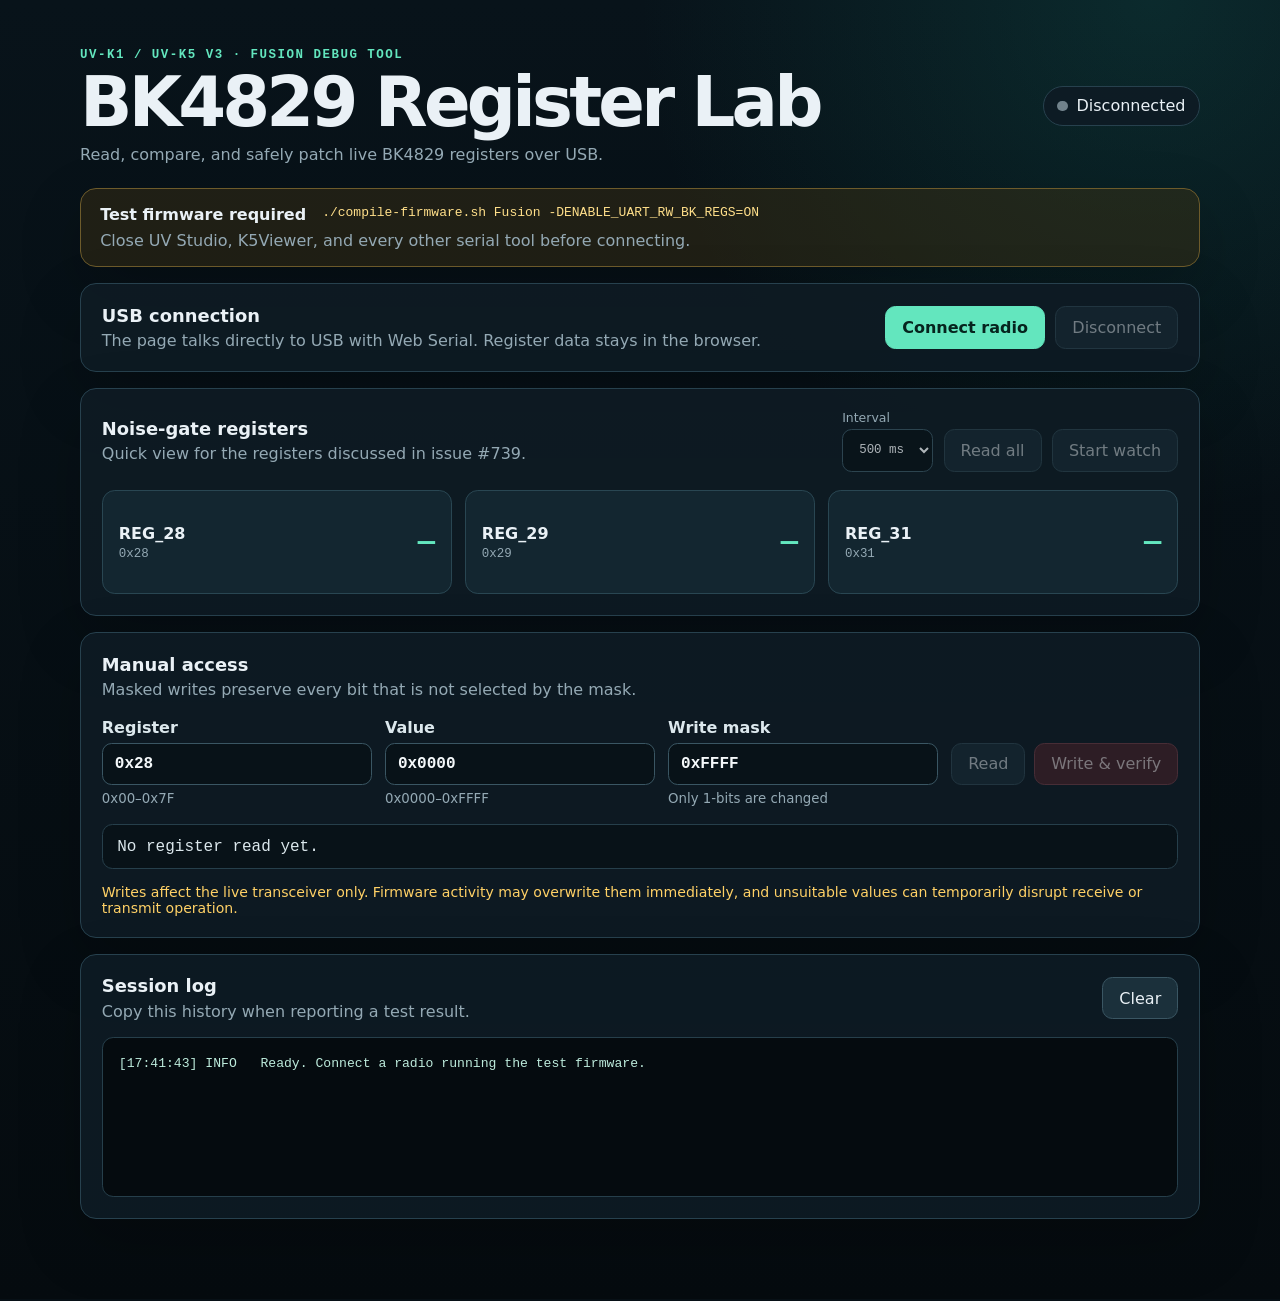
<file: tools/bkreg/index.html>
<!doctype html>
<html lang="en">
<head>
  <meta charset="utf-8">
  <meta name="viewport" content="width=device-width, initial-scale=1">
  <meta name="color-scheme" content="dark">
  <title>BK4829 Register Lab</title>
  <link rel="stylesheet" href="bkreg.css">
</head>
<body>
  <main class="shell">
    <header class="hero">
      <div>
        <p class="eyebrow">UV-K1 / UV-K5 V3 · Fusion debug tool</p>
        <h1>BK4829 Register Lab</h1>
        <p class="lede">Read, compare, and safely patch live BK4829 registers over USB.</p>
      </div>
      <div id="status" class="status status-offline" role="status">
        <span class="status-dot"></span>
        <span id="statusText">Disconnected</span>
      </div>
    </header>

    <section class="notice" aria-label="Test firmware requirement">
      <strong>Test firmware required</strong>
      <code>./compile-firmware.sh Fusion -DENABLE_UART_RW_BK_REGS=ON</code>
      <span>Close UV Studio, K5Viewer, and every other serial tool before connecting.</span>
    </section>

    <section class="panel connect-panel">
      <div>
        <h2>USB connection</h2>
        <p>The page talks directly to USB with Web Serial. Register data stays in the browser.</p>
      </div>
      <div class="actions">
        <button id="connectButton" class="primary" type="button">Connect radio</button>
        <button id="disconnectButton" type="button" disabled>Disconnect</button>
      </div>
    </section>

    <section class="panel">
      <div class="section-heading">
        <div>
          <h2>Noise-gate registers</h2>
          <p>Quick view for the registers discussed in issue #739.</p>
        </div>
        <div class="actions compact">
          <label class="interval-field">
            Interval
            <select id="watchInterval">
              <option value="250">250 ms</option>
              <option value="500" selected>500 ms</option>
              <option value="1000">1 s</option>
              <option value="2000">2 s</option>
            </select>
          </label>
          <button id="refreshButton" type="button" disabled>Read all</button>
          <button id="watchButton" type="button" disabled>Start watch</button>
        </div>
      </div>

      <div class="register-grid" aria-live="polite">
        <article class="register-card" data-register="0x28">
          <div>
            <span class="register-name">REG_28</span>
            <span class="register-address">0x28</span>
          </div>
          <output class="register-value">—</output>
        </article>
        <article class="register-card" data-register="0x29">
          <div>
            <span class="register-name">REG_29</span>
            <span class="register-address">0x29</span>
          </div>
          <output class="register-value">—</output>
        </article>
        <article class="register-card" data-register="0x31">
          <div>
            <span class="register-name">REG_31</span>
            <span class="register-address">0x31</span>
          </div>
          <output class="register-value">—</output>
        </article>
      </div>
    </section>

    <section class="panel">
      <div class="section-heading">
        <div>
          <h2>Manual access</h2>
          <p>Masked writes preserve every bit that is not selected by the mask.</p>
        </div>
      </div>

      <form id="registerForm" class="register-form">
        <label>
          Register
          <input id="registerInput" type="text" value="0x28" inputmode="text" autocomplete="off" spellcheck="false">
          <small>0x00–0x7F</small>
        </label>
        <label>
          Value
          <input id="valueInput" type="text" value="0x0000" inputmode="text" autocomplete="off" spellcheck="false">
          <small>0x0000–0xFFFF</small>
        </label>
        <label>
          Write mask
          <input id="maskInput" type="text" value="0xFFFF" inputmode="text" autocomplete="off" spellcheck="false">
          <small>Only 1-bits are changed</small>
        </label>
        <div class="form-actions">
          <button id="readButton" type="button" disabled>Read</button>
          <button id="writeButton" class="danger" type="submit" disabled>Write &amp; verify</button>
        </div>
      </form>

      <div id="readResult" class="read-result" aria-live="polite">No register read yet.</div>
      <p class="warning">
        Writes affect the live transceiver only. Firmware activity may overwrite them immediately,
        and unsuitable values can temporarily disrupt receive or transmit operation.
      </p>
    </section>

    <section class="panel log-panel">
      <div class="section-heading">
        <div>
          <h2>Session log</h2>
          <p>Copy this history when reporting a test result.</p>
        </div>
        <button id="clearLogButton" type="button">Clear</button>
      </div>
      <pre id="log" tabindex="0" aria-live="polite"></pre>
    </section>
  </main>

  <script defer src="protocol.js"></script>
  <script defer src="bkreg.js"></script>
</body>
</html>
</file>
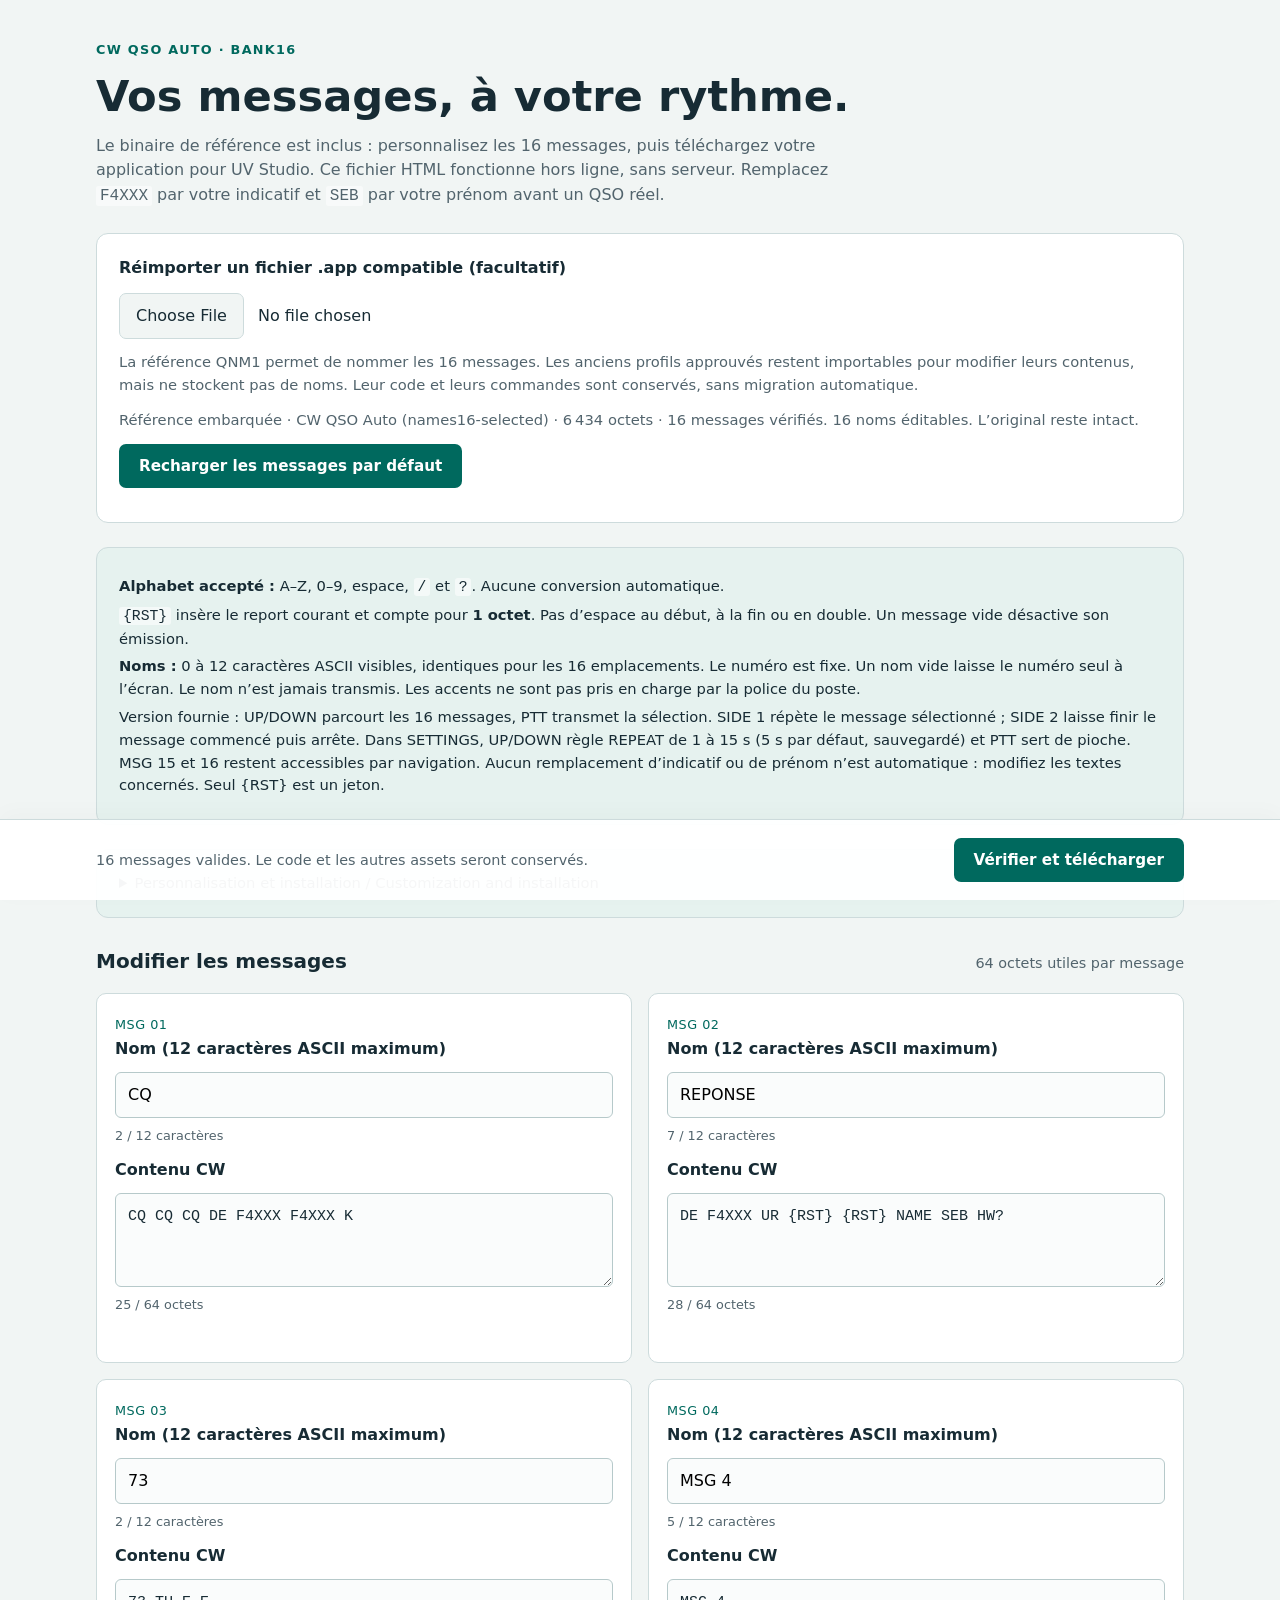
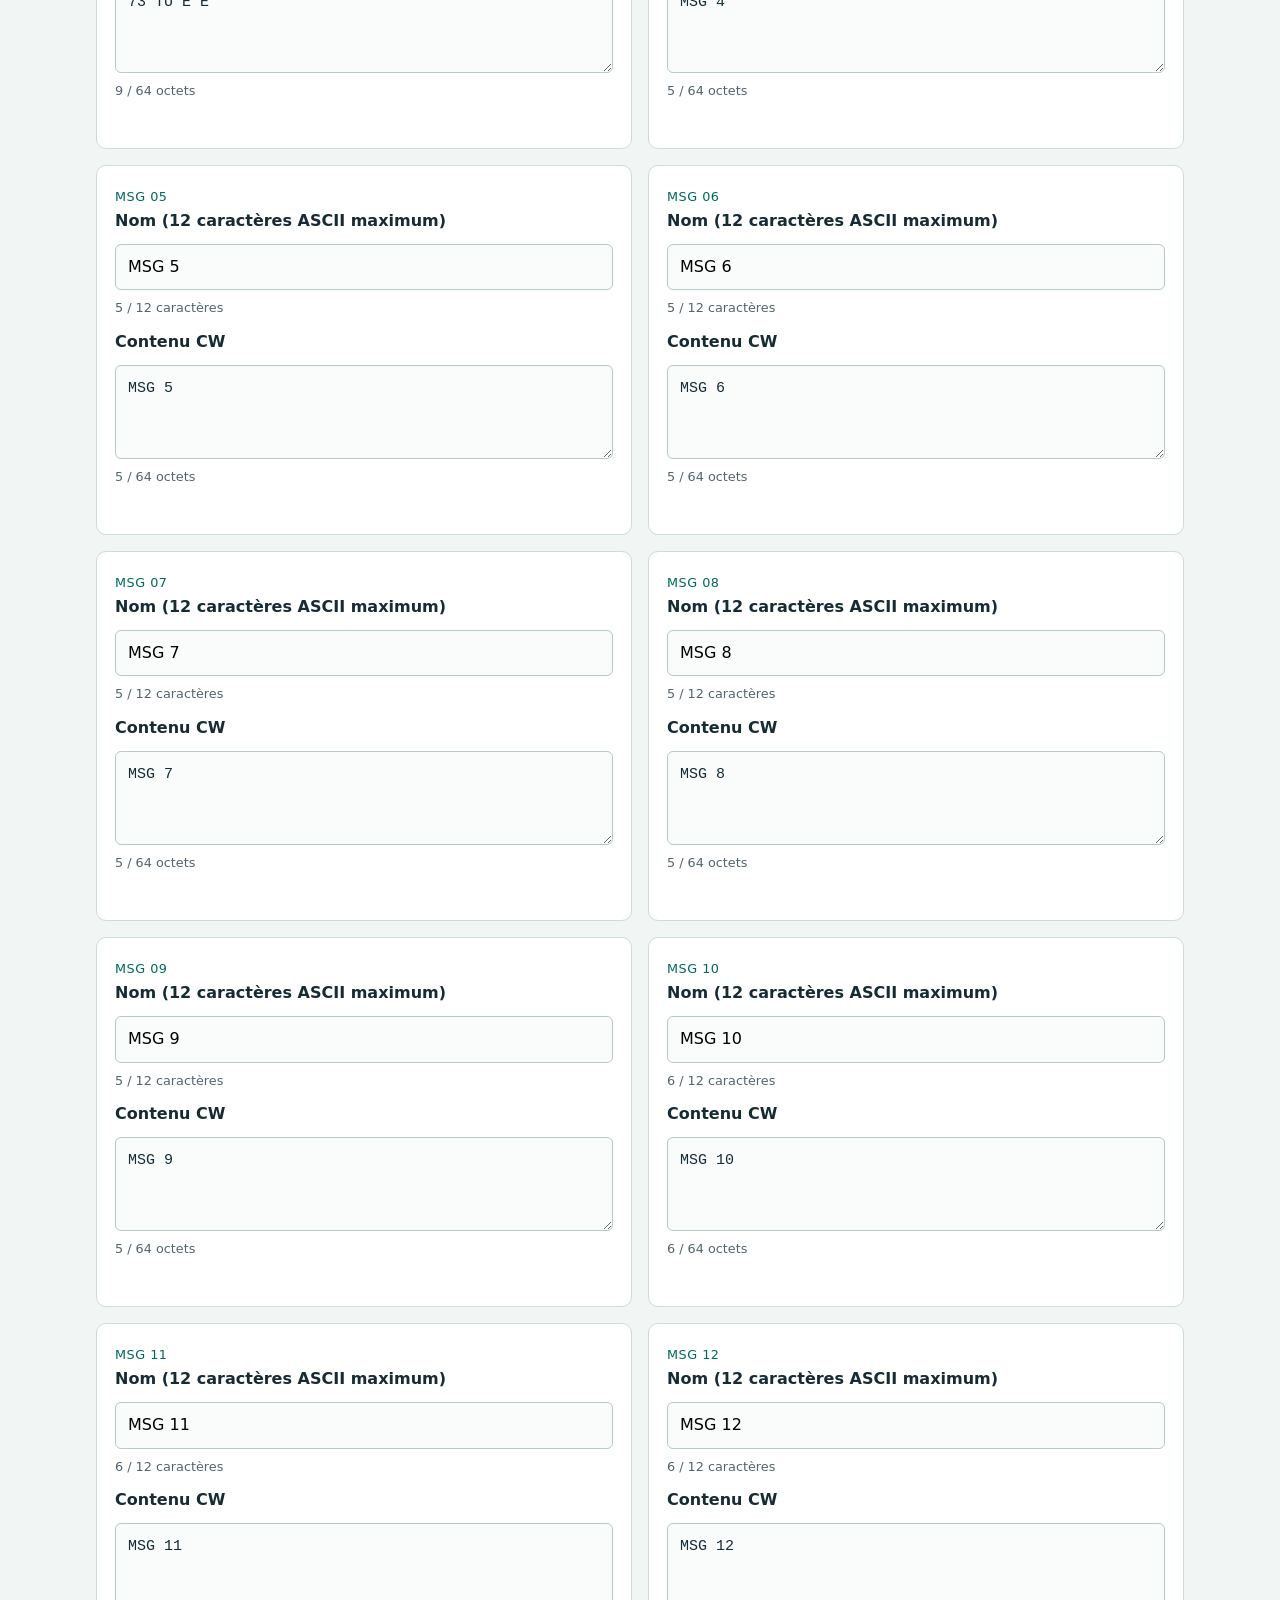
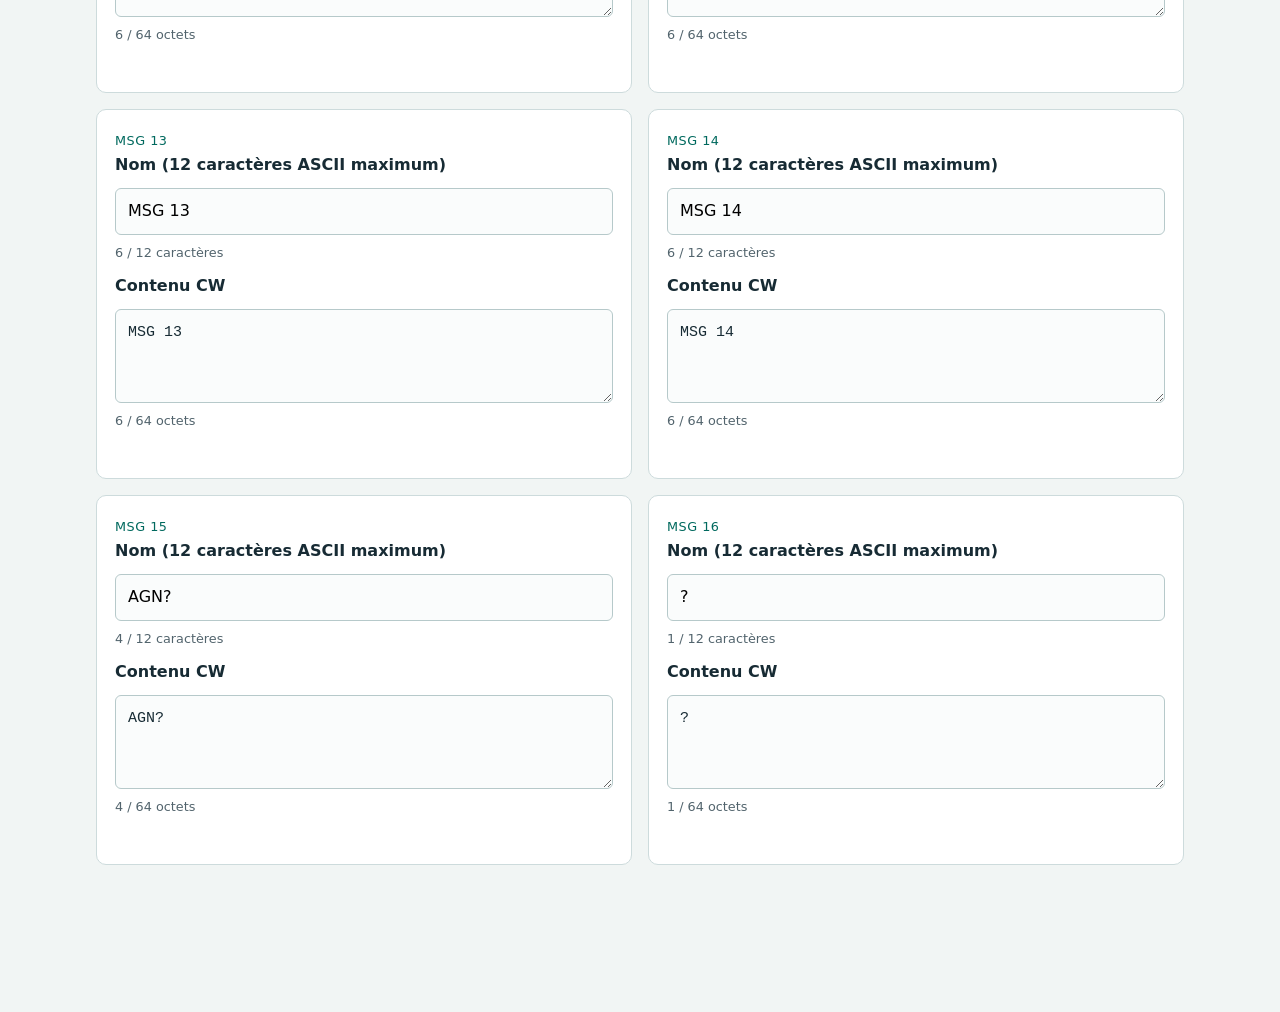
<file: App/apps/cwqsoauto/editor.html>
<!doctype html>
<html lang="fr">
<head>
<meta charset="utf-8">
<meta name="viewport" content="width=device-width, initial-scale=1">
<meta http-equiv="Content-Security-Policy" content="default-src 'none'; script-src 'unsafe-inline'; style-src 'unsafe-inline'; img-src data:; connect-src 'none'; base-uri 'none'; form-action 'none'">
<title>CW QSO Auto · Éditeur Bank16</title>
<style>
:root{color-scheme:light;--ink:#172b34;--muted:#52646d;--line:#cddbdc;--accent:#00695e;--error:#a32132}
*{box-sizing:border-box}body{margin:0;background:#f1f5f4;color:var(--ink);font:16px/1.55 system-ui,-apple-system,"Segoe UI",sans-serif}
main{max-width:1136px;margin:auto;padding:40px 24px 150px}.eyebrow{color:var(--accent);font-size:.8rem;font-weight:750;letter-spacing:.1em;text-transform:uppercase}
h1{font-size:clamp(1.8rem,4vw,2.7rem);line-height:1.15;margin:12px 0}p{margin:12px 0}.intro{max-width:760px;color:var(--muted)}
.file-card,.help{background:#fff;border:1px solid var(--line);border-radius:12px;padding:22px;margin:24px 0}.file-card label{font-weight:700;display:block;margin-bottom:12px}input[type=file]{max-width:100%;font:inherit}
input::file-selector-button{padding:10px 16px;border:1px solid var(--line);border-radius:7px;background:#f1f5f4;color:var(--ink);font:inherit;cursor:pointer;margin-right:14px}
.status{font-size:.92rem;color:var(--muted);overflow-wrap:anywhere}.error{color:var(--error);font-weight:600}.help{background:#e6f2ef;font-size:.92rem}.help p{margin:5px 0}code{font-family:ui-monospace,Consolas,monospace;background:#ffffff90;padding:1px 4px;border-radius:3px}
.section-title{display:flex;align-items:baseline;justify-content:space-between;gap:16px;margin:28px 0 16px}.section-title h2{margin:0;font-size:1.25rem}.section-title span{font-size:.9rem;color:var(--muted)}
.grid{display:grid;grid-template-columns:repeat(2,minmax(0,1fr));gap:16px}.message{min-width:0;border:1px solid var(--line);border-radius:10px;background:white;padding:18px}.message.invalid{border-color:var(--error)}
.message label{font-weight:700;display:block;margin-bottom:10px}.number{font-size:.8rem;color:var(--accent);margin-right:10px;letter-spacing:.04em}
.message input[type=text]{width:100%;padding:10px 12px;border:1px solid #b6c9ca;border-radius:6px;font:inherit;background:#fafcfc}.message input[type=text]:focus{outline:2px solid var(--accent);outline-offset:2px}.message input[type=text]:disabled{background:#f4f6f6;color:#77858a}.message .field-note{margin-bottom:12px}
textarea{display:block;resize:vertical;width:100%;min-height:92px;padding:12px;border:1px solid #b6c9ca;border-radius:6px;background:#fafcfc;color:var(--ink);font:15px/1.5 ui-monospace,Consolas,monospace;overflow-wrap:anywhere}
textarea:focus{outline:2px solid var(--accent);outline-offset:2px}textarea:disabled{color:#77858a;background:#f4f6f6}.field-note{display:flex;gap:12px;justify-content:space-between;margin-top:8px;font-size:.8rem;color:var(--muted)}.field-error{min-height:1.3em;font-size:.85rem;color:var(--error);margin-top:5px;overflow-wrap:anywhere}.invalid .count{color:var(--error);font-weight:700}
footer{position:fixed;bottom:0;left:0;right:0;background:#fffffff5;border-top:1px solid var(--line);padding:18px 24px;box-shadow:0 -6px 22px #172b3406}.actions{max-width:1088px;margin:auto;display:flex;align-items:center;justify-content:space-between;gap:20px}.actions p{margin:0;font-size:.9rem;color:var(--muted)}button{background:var(--accent);color:white;border:0;padding:13px 20px;border-radius:7px;font:700 .95rem system-ui;cursor:pointer}button:disabled{background:#d6e0df;color:#697b7c;cursor:not-allowed}
@media(max-width:680px){main{padding:26px 16px 190px}.grid{grid-template-columns:1fr}.actions{align-items:stretch;flex-direction:column;gap:12px}.section-title{align-items:flex-start;flex-direction:column;gap:4px}footer{padding:14px 16px}}
</style>
</head>
<body>
<main>
  <div class="eyebrow">CW QSO Auto · Bank16</div>
  <h1>Vos messages, à votre rythme.</h1>
  <p class="intro">Le binaire de référence est inclus : personnalisez les 16 messages, puis téléchargez votre application pour UV Studio. Ce fichier HTML fonctionne hors ligne, sans serveur. Remplacez <code>F4XXX</code> par votre indicatif et <code>SEB</code> par votre prénom avant un QSO réel.</p>
  <section class="file-card" aria-label="Charger l’application">
    <label for="app-file">Réimporter un fichier .app compatible (facultatif)</label>
    <input id="app-file" type="file" accept=".app" aria-describedby="compat file-status">
    <p id="compat" class="status">La référence QNM1 permet de nommer les 16 messages. Les anciens profils approuvés restent importables pour modifier leurs contenus, mais ne stockent pas de noms. Leur code et leurs commandes sont conservés, sans migration automatique.</p>
    <p id="file-status" class="status" role="status" aria-live="polite">Vérification de la référence embarquée…</p>
    <button id="reset-reference" type="button">Recharger les messages par défaut</button>
    <p id="file-error" class="error" role="alert"></p>
  </section>
  <aside class="help">
    <p><strong>Alphabet accepté :</strong> A–Z, 0–9, espace, <code>/</code> et <code>?</code>. Aucune conversion automatique.</p>
    <p><code>{RST}</code> insère le report courant et compte pour <strong>1 octet</strong>. Pas d’espace au début, à la fin ou en double. Un message vide désactive son émission.</p>
    <p><strong>Noms :</strong> 0 à 12 caractères ASCII visibles, identiques pour les 16 emplacements. Le numéro est fixe. Un nom vide laisse le numéro seul à l’écran. Le nom n’est jamais transmis. Les accents ne sont pas pris en charge par la police du poste.</p>
    <p>Version fournie : UP/DOWN parcourt les 16 messages, PTT transmet la sélection. SIDE 1 répète le message sélectionné ; SIDE 2 laisse finir le message commencé puis arrête. Dans SETTINGS, UP/DOWN règle REPEAT de 1 à 15 s (5 s par défaut, sauvegardé) et PTT sert de pioche. MSG 15 et 16 restent accessibles par navigation. Aucun remplacement d’indicatif ou de prénom n’est automatique : modifiez les textes concernés. Seul {RST} est un jeton.</p>
  </aside>
  <details class="help"><summary>Personnalisation et installation / Customization and installation</summary>
    <p>Modifiez notamment MSG 01 et 02 pour remplacer F4XXX et SEB. Cliquez sur « Vérifier et télécharger », conservez la copie .app puis importez-la dans la vue Applications / Apps d’UV Studio pour l’installer sur un firmware F4HWN compatible ABI 1 / API 3 (série 6.3.0).</p>
    <p>UV Studio : <a href="https://armel.github.io/uvstudio/" target="_blank" rel="noopener noreferrer">armel.github.io/uvstudio</a>. L’édition et la génération restent hors ligne ; l’installation avec UV Studio est une étape séparée.</p>
    <p>Conservez le .app téléchargé : le réimporter permet de reprendre les 16 textes. Rien n’est enregistré automatiquement après fermeture de cette page. Recharger les valeurs par défaut remplace les champs affichés, sans modifier vos fichiers.</p>
    <p lang="en">The reference app is embedded. Replace F4XXX and SEB in messages 01/02, edit the texts, download the validated .app, then install it through UV Studio’s Applications view. Keep and reimport your .app to restore your messages. Old compatible imports retain their original executable and controls.</p>
  </details>
  <div class="section-title"><h2>Modifier les messages</h2><span>64 octets utiles par message</span></div>
  <div id="messages" class="grid"></div>
</main>
<footer><div class="actions">
  <p id="summary" role="status" aria-live="polite">Chargez un fichier pour commencer.</p>
  <button id="download" disabled>Vérifier et télécharger</button>
</div></footer>
<script id="bank16-reference" type="application/octet-stream">
RkFQMQEAAQP0DwAAuYyutAAAAQBDVyBRU08gQXV0bwAAAAAAMC40AAAAAAAAAAAAAAAAAIACACAAAAAA7ggVWrgj97VCiFsAmkJn06pPq0oAJfpgOSKqTHA7/ztjdbtgI3NjdBIzo3UOO2Bko3cMIQNvZXYgAGWD/XE6gr10pXSYRyN4zCtK0I0gDCIhAAABAPBX+gEgZXcA8F77mUsKIRhoY2wBMPwzW2mYR2NsYGMEM9tvmEdjbDsg22yYR6OIIITAGGNsgbIbbTsgmEcBIADwnvoA8N77JXsALVrRAPDX/WNsIYwbbTsgmEcoAADwM/vMI6J/[base64]/zM7gft5ACsC0bp8ACpj0A0tBNAALgLR4nsAKhPQACO7dADwa/37eQArBNFjfAArAdAA8FH7APBZ/m/nES3h0QAju3Te5wArQdAA8Jf5O2jAGujUAPCr+aN7BgAAKxTRASW7eStCANACNXVDBT0A8Jf8ACjT0Lt5Wwi7cQDwfvkzS2tDGxg7YM3nAPAJ/bt59R4BK/LRAPCn+SAoA9GzAO0YAPCh+VooCdkAI7txAPBl+aJ/J0tTQxsYO2Cx5wDwh/[base64]/pQ4AEi0+0bt8ACs40Xt7ACtC0QAiAJIRLQvQACF6eopCB9COQgXRonuKQgLRASJaQACSACO7dADwtPwAmwArHtASPWtCXUH7er10O3MAJb2AAPAd+VooAtgA8A35BQC9cWsenUG7fO2yK0D9cbt0ASUAIz2Bu3IA8NT4ZXQ4YBMjo3Um5ysAEDvbsgIrvtn9LaTQ/i0C0Z7nEC260eN7ACsK0ACbECuZ0ADwdfsAKJXRASPgc6B2o3QA8G37Y34FAINCLdAAI2B243ajeKZ+ACsT0AAtEdAALg/RAPCi+AGQAPCf+AGbwBqWI5sBmEL30wDwUfuoQgDRLgB7egArB9CieAAqAdEALhHRAJoQKg7QpXsALSjQAPAW/BMjo3UN4ON+AisB2AEzzuegds3nEyOjdaN7ACsB0QDwhftjfAArA9CjewArANHG5qN8ACsA0cTmpXsALQDQwOYA8Nz5Y2ybaphHpXS55gArUdCjeAArTtAALkzQEyOjdWNsBDPbb5hHJWQDLgPRAT1rQl1BbhwwImN/E0AzQyw6E0NjdwDwUvsAKAfRMCJjfxNAY3cAI2N2Y4PC5wDwTfgFAAU4Ai4C0QMgaEMFOICyAPBE/QCQAPC5+wQiY3+TQ2N3AJsAK+HQAz2osgDwNv0AKNvQY38bBwXVAyBwQMCyNQAGAMHnY2zbaphHAPDG+gAo9dHK5wCbEysD0BgAAPDZ+47nAJt85xNLW2z8M9ttGEcRS1ts/DPbaBhHAUNIIA1LW2wbbRhHELULS1ts22xIIJhHDyGIQxC9B0tZeFts/DNbaUsgAAEYRxNGAkpSbNJrlEYAImBHLBIAIAe1ACNqRtNxa0YBItkd//fS/2tG2HkOvXC1RCUPTCN5PysN2IEiIHuSAGhDmxjAGP/35v8CKAXQI3kBMyNxcL0AIPnnY3laHGJx4xiYewAo9dEjeWBxATMjcd/nGBIAIBC1BAAIABAiIQD/96T/IAAQvRC1//f0/wN4ACsA0RC9ATD55/C1MU6JsHRsBwDjbphHIwD8MwUACiHwiFtpmEeFQgDZLRqpsjggI22YRykMOSAjbZhH42wwIJhHBQAAITAgI22YRykAMCAjbZhH42wxICVtmEcBI5hDgbIxIKhHFCAcIgGp/zD/92X/Aa1piCh4I22YRwQ1CKudQvfR42xzICVtmEcQIQFDibJzIKhHASBjbZhHBSCjbZhH42xIIJhHOQAPI0oekUGYQ0lCgLIZQP/3Rf8AIONth0IC0LB6Qh6QQZhHCbDwvcBGLBIAIB+1DAABAGhG//eC/wAjakZoRj8h03MCeAAqA9AgOl4qANkBcAEzATAPK/TRIgACIWhG//c0/x+9ELUESwACGX5bbAFDG202IJhHEL0sEgAgACEISxC1WmwSbYhCBtDbiAVJWUOAI1sCyRhJDHEgkEcQvcBGLBIAIB2mFADwtR5LGn2CQjPQ7/MQhHK2G04cSQAoDtCgIvAl0gUSaK0EKkCaYjJoKkCAJdpiCmgtBCpAGmMyaBNNKkAAKBnR32o6QzJgoCb2BTJoKkAAJahCANGdaipDMmAMTQpoKkAAJahCANEdaypDCmCE8xCIGHXwvaAnfwTj58BGLBIAIAwAAFA8EAJA//8//P//f/8HSxhoB0uaa5hjkEIB2BAacEcFSxtomxgBMxga+OfARhjgAOAsEgAgFOAA4ARLAiIbaNtD2ASbChNAwA8YQ3BHEAAAUHC1F0oXS9F5hrAAKSLQFHt6NCQBUnsAKgTQGnykJAAqANAMNF1sAq7raJhHIQAwAP/3xv4zeAArCNAuIwGTLTsAkwAiAiEwACxsoEerb5hHBrBwvdl7wiQAKdvQZzzZ5xgSACAsEgAg8LVbTImwY2ybaJhH//fE/2NsGgCoMxto/DJVbphHAQAEqKhHBSIBAL0g//dA/gAiAiEEqP/3V/5OTWt7ACtI0eh6AiFqMAAB//f+/kQj6HoQIlhDwTP/M8AYBKn/9yf+DiIqIQSrmHsCKADRmXMBOwE6+NJrRtt/ACsC0D4jakaTd2tGACUDIgIhBKjdd//3Kv4EIbgg//fX/gQiHiE2SP/3If5jbN4hBKjeaf/3VP4BIzEiAJMCISsAsEdjbJtqmEdjbBtqmEcAI2N0o3QJsPC9pngGNgYgiiNwQxsBAq3AGAYiKQCAsv/34f0GLi/cfyOqeBNAUrLjGAAqJtoAJ99fa3gpeHtDyRiJsgSo//cs/mt4ACsE0WNsOQD8M9tsmEcGLgLRcyMDcAEwACMDcGh5Y2wqeel4AZABIACQHWwEqAAjqEcBPsXSt+cfeNjnMCfKI2F/2wA5QMkYBKj/9/v9Yn8bIzpCANAIM2tx3+csEgAgGBIAICYSACBwtQ1OBQB0bDIgI2uYR+NtASCYRyNrFCCYRwEkIQAoAP/3jP1zbAE0ASAba+SymEcQLPPRcL3ARiwSACBwtRZMZWz/94H9o3oGAAArAtAAIOttmEcAITAA//dw/attBSCYRwogK2ugNZhHK2iYRwAgYHMgd+CE//fD/aN6ACsF0DAA//e9/wEjo3RwvQ8hMAD/91T99+fARiwSACAQtf/3sf4IS5p4ACoC0QEjGEAQvdt4ACv70AIiQwATQEAIGEPAsvTnLBIAIHC1DU1sfw8sCNkDJjRCBdD/9+D/a36DQgHQaHZwvaZDs0IF0AMr+dEhMyNAJCv10QgjI0Nrd/HnLBIAIPe1ACEFAGhGASQEJw1O830BcJoIQnBZCJoagXDCcANxIwAALQDROxtqRtBc//fo/XNsASAbawE0mEf/98P/BSzu0fe9LBIAIPi1PE1rbJAzG2iYR257ACgJ0AEkAC4E0P/3av8AIOxz+L1sdPrnAC5Q0WxsMADjbZhHIwD8MxtvmEfjbDYgmEcDCut1IwCkMxtoKHYwAJhHMAD/97H9IwCcMwEgG2iYRzEAUSAjbZhHMQBwICNtmEcjAKgzG2iYRwcAgbIjbTggmEc5ICNtOQyYRzEAMCAjbZhHMCAjbRhJmEfMISNtCQJwIJhHMAD/95P9o20CIJhHqHoud0MemEHjbcCymEcjawIgmEcBI+5za3OrdAEg//d//WxsCUkjbTAgpDSYRyNoASCYRwEg//dn/wEgACOoc2tilecsEgAg8sMAAPrDAAAQtQAg//dY/whMACBjbKQzG2iYR2NsBkkbbTAgmEcAIP/3Vv0AI6NzEL3ARiwSACDywwAAELUITKN7ACsB0P/33/9jewArAdD/99L+ACPjcwEzo3QQvcBGLBIAIHC1ACIBJTAhBksHTB2B2nGacmN/YnYLQGN3YoP/99z/ZXRwvRgSACAsEgAgcLVtTAYAY2z8M1tomEelfbVCBNAAI6Z14GPjdHC943wAK/vR42vAGhMo99ljbAQz22+YR2NsKADcMxtomEdfSwotBNBaew0tDdEAKgnQASJZe0pAWnP/973/gCNbACOCNeAic/[base64]/noHpDQlhBY2zAstttoHKYR5bno3heQKZwkucGIWJeMiFLQ9MYGQCWIi05/zmSAJFChtjjgGZ7AC4Y0P/3CP5/5+N4WkJTQeNweucEIqFeyRgLADIzZCsA2XLnI4yhgMkYY2w7IBttibKYR+Pno3oAKwPRASD/9837Yuf/9277BQBjbDAA222YRzEAKAD/91/7MAD/9777KAD/97v9UOcsEgAgGBIAIOIEAABwtS1MASBlbCtrmEcjfwArCtABO9uyI3cAKwXRoHpDHphB623AsphHo3smiQArENCjjCJKATObsqOEk0IJ2f/3uf5jewArAdD/96z9ASPjc6N0G0vbeQArDdFjewArCtCjewArB9HjjAEzm7LjhLNCAdP/95f9Ih3TfwEz27IJKwHY03dwvSsAACYIM9tv1neYR+Ic038BM9uyMSvx2dZ3Y3sAKwPR62+YRwEjo3QENetvmEfm58BGLBIAIA8nAAAYEgAg+LUYTBQnZWtFQ//3N/xjbNtqmEcDABA727IGAAIrBNgBIhFLGoEAIppy//ef/f/3JfwNLgXQACMjZIVCC9ggewjgYmsjbHpDwxgjZJNC9NMAICBz+L1jay0aq0LX0v/3bf/[base64]/[base64]/[base64]/[base64]/[base64]
</script>
<script id="bank16-core">
"use strict";
globalThis.Bank16 = (() => {
  const PROFILE = Object.freeze({id:"stable",name:"CW QSO AUTO",header:64,codeSize:3964,assetSize:1756,base:512,stride:68,count:16,payload:64,
    codeHash:"28cd526bcd49bc1b332fc195e7f7357276977460e67c25282b47bc5c9b3c1d64",
    otherAssetsHash:"4ac923c59a51d0b7f914ea549b05b705936619508755d7905f8fa67ca064d3d5"});
  const NAV16 = Object.freeze({id:"nav16",name:"CW QSO Auto",header:64,codeSize:3948,assetSize:2268,base:512,stride:68,count:16,payload:64,
    codeHash:"d864ece398de4b209aa87b17ee2a19b02ef44dc9257da8dffaf11c57003dbcff",
    otherAssetsHash:"fe7334d047540c97fea1da1e8dcb431aa2a575f3df7bf9a7e53111992cb4f239"});
  const PREVIEW16 = Object.freeze({id:"preview16",name:"CW QSO Auto",header:64,codeSize:4060,assetSize:2282,base:512,stride:68,count:16,payload:64,
    codeHash:"6732896211c769b9bd06e80cb2985bd7b3df2e935e53a99115a5c8452dad7b64",
    otherAssetsHash:"23141025027163dca3871e5bd4652ebe305a75077ac243993b669626259a88b1"});
  const REPEAT01 = Object.freeze({id:"repeat01",name:"CW QSO Auto",header:64,codeSize:4092,assetSize:2282,base:512,stride:68,count:16,payload:64,
    codeHash:"d5ec353509642b5aeba50386102e5d813ece1de4cbd9364e492bc1c07bb9e3c4",
    otherAssetsHash:"23141025027163dca3871e5bd4652ebe305a75077ac243993b669626259a88b1"});
  /* NAMES16_PROFILE */
  const MENU_LEFT = Object.freeze({"id":"menu-left","name":"CW QSO Auto","header":64,"codeSize":4068,"assetSize":2282,"base":512,"stride":68,"count":16,"payload":64,"codeHash":"4c1d8736d73a0cf0a8a4f7e6741a75cb20635522ff0f09c14a63f057d03bd637","otherAssetsHash":"7eb56aa6b1874c36be9654f9635f167b85c110c546734e41714b8693178de4aa"});
  const NAMES16 = Object.freeze({"id":"names16","name":"CW QSO Auto","header":64,"codeSize":4096,"assetSize":2286,"base":512,"stride":68,"count":16,"payload":64,"nameBase":1696,"nameBytes":12,"marker":2282,"codeHash":"9a018ff1951644976664d2524c99e7902657b6c3a836fbffdd9a18368ee827e7","otherAssetsHash":"262ebbdb9ba07944422d94b7dfa74e9f6ee652ab1da71f9ff7922bea7ffe1368"});
  const REPEAT_SELECTED = Object.freeze({"id":"names16-selected","name":"CW QSO Auto","header":64,"codeSize":4084,"assetSize":2286,"base":512,"stride":68,"count":16,"payload":64,"nameBase":1696,"nameBytes":12,"marker":2282,"codeHash":"71f91e4424bfec52dced0164835620b52b1930320f2d9e97395b3979fd4f2576","otherAssetsHash":"262ebbdb9ba07944422d94b7dfa74e9f6ee652ab1da71f9ff7922bea7ffe1368"});
  const PROFILES = Object.freeze([PROFILE,NAV16,PREVIEW16,REPEAT01,MENU_LEFT,NAMES16,REPEAT_SELECTED]);
  const ALPHABET = "ABCDEFGHIJKLMNOPQRSTUVWXYZ0123456789/? ";
  const label = id => `MSG ${String(id).padStart(2,"0")}`;
  const fail = message => { throw new Error(message); };
  function messageError(id,message,count) {
    const error = new Error(`${label(id)} — ${message}`);
    if (count !== undefined) error.count=count;
    throw error;
  }
  function crc32(bytes) {
    let crc=0xffffffff;
    for (const byte of bytes) {
      crc^=byte;
      for(let i=0;i<8;i++) crc=(crc>>>1)^((0-(crc&1))&0xedb88320);
    }
    return (crc^0xffffffff)>>>0;
  }
  async function sha256(bytes) {
    if (!globalThis.crypto || !crypto.subtle) fail("Vérification SHA-256 indisponible. Ouvrez cette page dans une version récente de Chrome, Edge ou Firefox.");
    const digest=await crypto.subtle.digest("SHA-256",bytes);
    return Array.from(new Uint8Array(digest),v=>v.toString(16).padStart(2,"0")).join("");
  }
  function encodeMessage(text,id) {
    if(typeof text!=="string") messageError(id,"le texte doit être une chaîne de caractères.");
    const bytes=[];
    for(let pos=0;pos<text.length;) {
      if(text.startsWith("{RST}",pos)) { bytes.push(2);pos+=5;continue; }
      const point=text.codePointAt(pos),character=String.fromCodePoint(point);
      if(point>127 || !ALPHABET.includes(character)) {
        const visible=JSON.stringify(character), unicode=`U+${point.toString(16).toUpperCase().padStart(4,"0")}`;
        const token=character==="{"?" Seul le jeton {RST} est reconnu.":"";
        messageError(id,`caractère ${visible} (${unicode}) interdit, position ${pos+1}.${token}`);
      }
      bytes.push(point);pos+=character.length;
    }
    if(bytes.length>64) messageError(id,`${bytes.length} octets encodés : maximum 64, sans troncature.`,bytes.length);
    if(bytes.length && (bytes[0]===32 || bytes[bytes.length-1]===32)) messageError(id,"espace au début ou à la fin interdit.",bytes.length);
    for(let i=1;i<bytes.length;i++) if(bytes[i]===32 && bytes[i-1]===32) messageError(id,"deux espaces consécutifs sont interdits.",bytes.length);
    return Uint8Array.from(bytes);
  }
  function decodeMessage(payload,id) {
    let text="",ended=false;
    for(const byte of payload) {
      if(!byte) {ended=true;continue;}
      if(ended) messageError(id,"remplissage non nul après la fin du texte : structure incompatible.");
      if(byte===2) text+="{RST}";
      else if(byte<128 && ALPHABET.includes(String.fromCharCode(byte))) text+=String.fromCharCode(byte);
      else messageError(id,`octet interdit 0x${byte.toString(16).toUpperCase().padStart(2,"0")} dans le fichier.`);
    }
    encodeMessage(text,id);
    return text;
  }
  function fieldEquals(bytes,offset,size,text) {
    for(let i=0;i<size;i++) if(bytes[offset+i] !== (i<text.length?text.charCodeAt(i):0)) return false;
    return true;
  }
  function encodeName(text,id) {
    if(typeof text!=="string" || text.length>12) messageError(id,"nom : maximum 12 caractères ASCII, sans troncature.");
    const bytes=[];
    for(const c of text) {
      const value=c.codePointAt(0);
      if(value<32 || value>126) messageError(id,"nom : seuls les caractères ASCII visibles (espace compris) sont acceptés.");
      bytes.push(value);
    }
    return Uint8Array.from(bytes);
  }
  function decodeName(record,id) {
    const prefix=`${String(id).padStart(2,"0")} `;
    for(let i=0;i<3;i++) if(record[i]!==prefix.charCodeAt(i)) messageError(id,"numéro fixe du nom incorrect.");
    if(record[15]!==0) messageError(id,"nom non terminé : format invalide.");
    let text="",ended=false;
    for(const byte of record.subarray(3)) {
      if(!byte){ended=true;continue;}
      if(ended) messageError(id,"remplissage du nom non nul.");
      text+=String.fromCharCode(byte);
    }
    encodeName(text,id);return text;
  }
  async function validateFile(input) {
    if(!(input instanceof Uint8Array) && !(input instanceof ArrayBuffer)) fail("Données binaires attendues.");
    if(input.byteLength<64 || input.byteLength>8000) fail("Taille du fichier FAP1 invalide.");
    const bytes=input instanceof Uint8Array?new Uint8Array(input):new Uint8Array(input.slice(0));
    const view=new DataView(bytes.buffer,bytes.byteOffset,bytes.byteLength);
    if(view.getUint32(0,true)!==0x31504146) fail("Signature FAP1 absente ou incorrecte.");
    if(view.getUint16(4,true)!==1 || bytes[6]!==1 || bytes[7]!==3) fail("Versions d’en-tête, ABI ou API incompatibles.");
    const codeSize=view.getUint32(8,true),assetSize=view.getUint16(60,true);
    if(codeSize<2 || codeSize>4096 || assetSize>3840) fail("Sections hors des limites FAP1 (code 4 096, assets 3 840 octets).");
    if(bytes.length!==64+codeSize+assetSize) fail("Fichier tronqué ou octets supplémentaires après les sections.");
    const profile=PROFILES.find(p=>codeSize===p.codeSize && assetSize===p.assetSize && fieldEquals(bytes,20,16,p.name));
    if(!profile) fail("Version .app inconnue : dimensions ou nom incompatibles. Aucun fichier modifié. Les anciens profils approuvés et le format noms QNM1 sont reconnus.");
    if(!fieldEquals(bytes,36,16,"0.4")) fail("Version d’application incompatible : 0.4 attendue.");
    if(view.getUint16(16,true)!==0 || view.getUint16(18,true)!==1 || view.getUint32(52,true)!==0x20000280 || view.getUint32(56,true)!==0)
      fail("Paramètres de chargement FAP1 incompatibles avec la référence stable.");
    const assetStart=64+codeSize,code=bytes.subarray(64,assetStart),assets=bytes.subarray(assetStart);
    if(crc32(code)!==view.getUint32(12,true)) fail("CRC du code incorrect : fichier corrompu.");
    if((crc32(assets)&0xffff)!==view.getUint16(62,true)) fail("CRC des assets incorrect : fichier corrompu.");
    if(await sha256(code)!==profile.codeHash) fail("Code exécutable différent du profil de référence : fichier refusé.");
    const immutable=assets.slice();
    if(profile.nameBase!==undefined) {
      if(!fieldEquals(assets,profile.marker,4,"QNM1")) fail("Signature de format noms QNM1 incorrecte.");
      for(let i=0;i<16;i++) immutable.fill(0,profile.nameBase+i*16+3,profile.nameBase+(i+1)*16);
    }
    const outside=new Uint8Array(assetSize-profile.count*profile.stride);
    outside.set(immutable.subarray(0,profile.base));outside.set(immutable.subarray(profile.base+profile.count*profile.stride),profile.base);
    if(await sha256(outside)!==profile.otherAssetsHash) fail("Assets hors banque modifiés ou version incompatible : fichier refusé.");
    const messages=[];
    for(let i=0;i<PROFILE.count;i++) {
      const start=PROFILE.base+i*PROFILE.stride;
      if(assets[start]!==0x43 || assets[start+1]!==0x57 || assets[start+2]!==1 || assets[start+3]!==i+1)
        messageError(i+1,"signature CW / format 1 / numéro d’enregistrement incorrect.");
      messages.push(decodeMessage(assets.subarray(start+4,start+68),i+1));
    }
    const names=profile.nameBase===undefined ? null : Array.from({length:16},(_,i)=>decodeName(assets.subarray(profile.nameBase+i*16,profile.nameBase+(i+1)*16),i+1));
    return {bytes,messages,names,assetStart,codeSize,assetSize,profile};
  }
  function compareAllowed(original,output,profile=PROFILE) {
    if(original.length!==output.length) fail("Comparaison impossible : la longueur du fichier a changé.");
    const assetStart=64+profile.codeSize;let changed=0;
    for(let i=0;i<original.length;i++) if(original[i]!==output[i]) {
      const relative=i-assetStart-PROFILE.base;
      const payload=relative>=0 && relative<PROFILE.count*PROFILE.stride && relative%PROFILE.stride>=4;
      const nameRelative=i-assetStart-profile.nameBase;
      const name=profile.nameBase!==undefined && nameRelative>=0 && nameRelative<256 && nameRelative%16>=3;
      if(!(i===62 || i===63 || payload || name)) fail(`Modification interdite à l’offset fichier ${i}. Aucun fichier généré.`);
      changed++;
    }
    return changed;
  }
  async function generate(original,texts,names) {
    const input=await validateFile(original);
    if(!Array.isArray(texts) || texts.length!==16) fail("Exactement 16 messages sont requis.");
    const encoded=texts.map((text,i)=>encodeMessage(text,i+1));
    if(names!==undefined && (!Array.isArray(names) || names.length!==16)) fail("Exactement 16 noms sont requis.");
    if(input.names===null && names!==undefined) fail("Ancien format sans noms : les contenus restent éditables, mais les noms nécessitent la nouvelle référence QNM1.");
    const named=input.names===null ? null : (names===undefined ? input.names : names);
    const encodedNames=named && named.map((name,i)=>encodeName(name,i+1));
    const output=input.bytes.slice();
    for(let i=0;i<16;i++) {
      const start=input.assetStart+PROFILE.base+i*PROFILE.stride+4;
      output.fill(0,start,start+64);output.set(encoded[i],start);
      if(encodedNames) {
        const n=input.assetStart+input.profile.nameBase+i*16+3;
        output.fill(0,n,n+13);output.set(encodedNames[i],n);
      }
    }
    new DataView(output.buffer).setUint16(62,crc32(output.subarray(input.assetStart))&0xffff,true);
    const changed=compareAllowed(input.bytes,output,input.profile);
    const result=await validateFile(output);
    if(result.messages.some((text,i)=>text!==texts[i])) fail("Échec de la relecture des messages après génération.");
    if(named && result.names.some((name,i)=>name!==named[i])) fail("Échec de la relecture des noms après génération.");
    return {bytes:output,messages:result.messages,names:result.names,changed};
  }
  return Object.freeze({PROFILE,PROFILES,ALPHABET,crc32,encodeMessage,decodeMessage,encodeName,decodeName,validateFile,compareAllowed,generate});
})();
</script>
<script id="bank16-ui">
"use strict";
(() => {
  const $=id=>document.getElementById(id), fields=[];
  let source=null,busy=false,ticket=0,hasNames=false;
  for(let i=0;i<16;i++) {
    const card=document.createElement("section"),label=document.createElement("label"),number=document.createElement("span");
    const input=document.createElement("textarea"),note=document.createElement("div"),count=document.createElement("span"),error=document.createElement("div");
    card.className="message";label.htmlFor=`msg-${i+1}`;number.className="number";number.textContent=`MSG ${String(i+1).padStart(2,"0")}`;
    label.append(number,document.createTextNode("Contenu CW"));input.id=label.htmlFor;input.disabled=true;
    const nameLabel=document.createElement("label"),nameInput=document.createElement("input"),nameCount=document.createElement("span");
    nameLabel.htmlFor=`name-${i+1}`;nameLabel.textContent="Nom (12 caractères ASCII maximum)";
    nameInput.id=nameLabel.htmlFor;nameInput.type="text";nameInput.maxLength=12;nameInput.disabled=true;nameInput.autocomplete="off";
    nameCount.className="field-note";nameCount.id=`name-count-${i+1}`;nameInput.setAttribute("aria-describedby",`name-count-${i+1} error-${i+1}`);
    input.rows=3;input.spellcheck=false;input.autocomplete="off";input.setAttribute("autocapitalize","off");
    input.setAttribute("aria-describedby",`count-${i+1} error-${i+1}`);
    note.className="field-note";count.className="count";count.id=`count-${i+1}`;count.textContent="— / 64 octets";
    error.className="field-error";error.id=`error-${i+1}`;note.append(count);card.append(number,nameLabel,nameInput,nameCount,label,input,note,error);$("messages").append(card);
    fields.push({card,input,count,error,nameInput,nameCount});input.addEventListener("input",refresh);nameInput.addEventListener("input",refresh);
  }
  function refresh() {
    let invalid=0;
    for(let i=0;i<fields.length;i++) {
      const f=fields[i];f.input.disabled=!source || busy;
      f.nameInput.disabled=!source || busy || !hasNames;
      f.nameCount.textContent=hasNames?`${f.nameInput.value.length} / 12 caractères`:"Noms indisponibles dans cet ancien format.";
      if(!source) {f.nameInput.value="";f.input.value="";f.count.textContent="— / 64 octets";f.error.textContent="";f.card.classList.remove("invalid");f.input.removeAttribute("aria-invalid");continue;}
      try {
        const bytes=Bank16.encodeMessage(f.input.value,i+1);f.count.textContent=`${bytes.length} / 64 octets`;
        if(hasNames)Bank16.encodeName(f.nameInput.value,i+1);
        f.error.textContent="";f.card.classList.remove("invalid");f.input.setAttribute("aria-invalid","false");
      } catch(error) {
        invalid++;f.count.textContent=error.count===undefined?"Encodage invalide":`${error.count} / 64 octets`;
        f.error.textContent=error.message;f.card.classList.add("invalid");f.input.setAttribute("aria-invalid","true");
      }
    }
    $("reset-reference").disabled=busy;$("app-file").disabled=busy;$("download").disabled=!source || busy || invalid>0;
    $("download").textContent=busy?"Vérification…":"Vérifier et télécharger";
    $("summary").textContent=!source?"Chargez un fichier pour commencer.":invalid?`${invalid} message(s) à corriger. Téléchargement bloqué.`:"16 messages valides. Le code et les autres assets seront conservés.";
  }
  async function loadSource(input,name) {
    const current=++ticket;source=null;busy=true;$("file-error").textContent="";refresh();
    $("file-status").textContent="Vérification du fichier…";
    try {
      const result=await Bank16.validateFile(await input);if(current!==ticket)return;
      source=result.bytes;hasNames=result.names!==null;fields.forEach((f,i)=>{f.input.value=result.messages[i];f.nameInput.value=hasNames?result.names[i]:"";});
      $("file-status").textContent=`${name} · ${result.profile.name} (${result.profile.id}) · ${source.length.toLocaleString("fr-FR")} octets · 16 messages vérifiés. ${hasNames?"16 noms éditables.":"Ancien format sans noms : seuls les contenus sont éditables ; chargez la nouvelle référence pour les noms."} L’original reste intact.`;
    } catch(error) {
      if(current!==ticket)return;source=null;$("file-status").textContent="Fichier refusé.";$("file-error").textContent=error.message;
    } finally {if(current===ticket){busy=false;refresh();}}
  }
  function loadReference() {
    $("app-file").value="";
    const data=atob(document.getElementById("bank16-reference").textContent.replace(/\s/g,""));
    return loadSource(Uint8Array.from(data,c=>c.charCodeAt(0)),"Référence embarquée");
  }
  $("reset-reference").addEventListener("click",loadReference);
  $("app-file").addEventListener("change",event=>{
    const file=event.target.files[0];
    if(!file){++ticket;source=null;busy=false;$("file-status").textContent="Aucun fichier chargé.";refresh();return;}
    loadSource(file.size>8000?Promise.reject(new Error("Fichier trop volumineux pour une application FAP1.")):file.arrayBuffer(),file.name);
  });
  $("download").addEventListener("click",async()=>{
    if(!source || busy || $("download").disabled)return;
    const original=source.slice(),texts=fields.map(f=>f.input.value),names=hasNames?fields.map(f=>f.nameInput.value):undefined;busy=true;$("file-error").textContent="";refresh();
    try {
      const result=await Bank16.generate(original,texts,names);
      const url=URL.createObjectURL(new Blob([result.bytes],{type:"application/octet-stream"}));
      const link=document.createElement("a");link.href=url;link.download="CWQSOAuto-personnalise.app";document.body.append(link);link.click();link.remove();
      setTimeout(()=>URL.revokeObjectURL(url),1000);
      $("file-status").textContent="Copie vérifiée et téléchargée. Code inchangé ; seules les données des messages et leur CRC peuvent différer.";
    } catch(error) {$("file-error").textContent=error.message;}
    finally {busy=false;refresh();}
  });
  loadReference();
})();
</script>
</body>
</html>
</file>
<file: web/css/core.css>
/* ══════════════════════════════════════════════════════════════
   UV Studio shared design system: tokens, controls and overlays.
══════════════════════════════════════════════════════════════ */

:root {
    --bg: #fafbfc;
    --surface: #ffffff;
    --border: #e5e7eb;
    --text: #111827;
    --text-secondary: #6b7280;
    --text-muted: #9ca3af;
    --accent: #3b82f6;
    --accent-hover: #2563eb;
    --success: #10b981;
    --error: #ef4444;
    --error-hover: #b22222;
    --focus-ring: #1d4ed8;
    --radius: 8px;
    color-scheme: light;
    --shadow: 0 1px 3px 0 rgb(0 0 0 / 0.1), 0 1px 2px -1px rgb(0 0 0 / 0.1);
    --shadow-lg: 0 10px 15px -3px rgb(0 0 0 / 0.1), 0 4px 6px -4px rgb(0 0 0 / 0.1);
    --shadow-header: 0 10px 15px -3px rgb(0 0 0 / 0.1), 0 4px 6px -4px rgb(0 0 0 / 0.1);
    --font-mono: 'SF Mono', Monaco, 'Cascadia Code', ui-monospace, monospace;
}

[data-theme="dark"] {
    color-scheme: dark;
    --bg: #0f172a;
    --surface: #1e293b;
    --border: #334155;
    --text: #f8fafc;
    --text-secondary: #cbd5e1;
    --text-muted: #64748b;
    --accent: #3b82f6;
    --accent-hover: #2563eb;
    --success: #10b981;
    --error: #ef4444;
    --error-hover: #b22222;
    --focus-ring: #93c5fd;
}

* { box-sizing: border-box; margin: 0; padding: 0; }

body {
    font-family: -apple-system, BlinkMacSystemFont, 'Segoe UI', system-ui, sans-serif;
    background: var(--bg);
    color: var(--text);
    line-height: 1.5;
    min-height: 100vh;
    overflow-x: hidden;
    transition: background 0.2s, color 0.2s;
}

/* Buttons — brushed-aluminium in light, premium alu in dark */
.btn {
    display: inline-flex;
    align-items: center;
    justify-content: center;
    gap: 6px;
    padding: 8px 16px;
    height: 36px;
    border-radius: var(--radius);
    font-size: 13px;
    font-weight: 600;
    cursor: pointer;
    transition: all 0.15s;
    white-space: nowrap;
    background: linear-gradient(160deg, #f9fafb 0%, #e5e7eb 100%);
    border: 1px solid #9ca3af;
    color: #374151;
    box-shadow: 0 2px 4px rgba(0,0,0,0.12), inset 0 1px 0 rgba(255,255,255,0.9);
}
.btn:hover:not(:disabled) {
    background: linear-gradient(160deg, #fff 0%, #f3f4f6 100%);
    border-color: #2563eb;
    color: #1d4ed8;
    transform: translateY(-1px);
    box-shadow: 0 3px 8px rgba(0,0,0,0.15), 0 0 6px rgba(37,99,235,0.15), inset 0 1px 0 #fff;
}
.btn:active {
    transform: translateY(1px);
    box-shadow: inset 0 2px 4px rgba(0,0,0,0.12);
    background: linear-gradient(160deg, #e5e7eb 0%, #d1d5db 100%);
}
.btn.primary {
    background: linear-gradient(160deg, #3b82f6 0%, #2563eb 100%);
    border-color: #2563eb;
    color: #fff;
    box-shadow: 0 2px 6px rgba(37,99,235,0.35), inset 0 1px 0 rgba(255,255,255,0.2);
}
.btn.primary:hover:not(:disabled) {
    background: linear-gradient(160deg, #60a5fa 0%, #3b82f6 100%);
    border-color: #3b82f6;
    color: #fff;
    box-shadow: 0 3px 10px rgba(37,99,235,0.45), inset 0 1px 0 rgba(255,255,255,0.25);
    transform: translateY(-1px);
}
.btn.danger {
    background: linear-gradient(160deg, #f87171 0%, #ef4444 100%);
    border-color: #dc2626;
    color: #fff;
    box-shadow: 0 2px 6px rgba(239,68,68,0.3), inset 0 1px 0 rgba(255,255,255,0.2);
}
.btn:disabled { opacity: 0.45; cursor: not-allowed; transform: none; }

[data-theme="dark"] .btn {
    background: linear-gradient(170deg, #2e3d50 0%, #1e2d3d 60%, #253040 100%);
    border: 1px solid #3a4d62;
    color: #cbd5e1;
    box-shadow: 0 2px 6px rgba(0,0,0,0.5), inset 0 1px 0 rgba(255,255,255,0.06);
}
[data-theme="dark"] .btn:hover:not(:disabled) {
    background: linear-gradient(170deg, #3d5068 0%, #2a3d52 100%);
    border-color: #4a6a8a;
    color: #e2e8f0;
    transform: translateY(-1px);
    box-shadow: 0 4px 10px rgba(0,0,0,0.5), 0 0 8px rgba(59,130,246,0.15), inset 0 1px 0 rgba(255,255,255,0.1);
}
[data-theme="dark"] .btn.primary {
    background: linear-gradient(135deg, #2563eb, #3b82f6);
    border-color: #3b82f6;
    color: #fff;
    box-shadow: 0 2px 8px rgba(59,130,246,0.4), inset 0 1px 0 rgba(255,255,255,0.15);
}
[data-theme="dark"] .btn.primary:hover:not(:disabled) {
    background: linear-gradient(135deg, #3b82f6, #60a5fa);
    box-shadow: 0 4px 12px rgba(59,130,246,0.5), inset 0 1px 0 rgba(255,255,255,0.2);
    transform: translateY(-1px);
}

/* Select */
select {
    height: 36px;
    padding: 0 28px 0 12px;
    border-radius: var(--radius);
    font-size: 13px;
    font-weight: 600;
    cursor: pointer;
    transition: all 0.15s;
    appearance: none;
    -webkit-appearance: none;
    background:
        url("data:image/svg+xml,%3Csvg xmlns='http://www.w3.org/2000/svg' width='10' height='6'%3E%3Cpath d='M0 0l5 6 5-6z' fill='%239ca3af'/%3E%3C/svg%3E")
        no-repeat right 10px center,
        linear-gradient(160deg, #f9fafb 0%, #e5e7eb 100%);
    border: 1px solid #9ca3af;
    color: #374151;
    box-shadow: 0 2px 4px rgba(0,0,0,0.12), inset 0 1px 0 rgba(255,255,255,0.9);
}
select:hover { border-color: #2563eb; color: #1d4ed8; }
select:focus { border-color: #2563eb; }
[data-theme="dark"] select {
    background:
        url("data:image/svg+xml,%3Csvg xmlns='http://www.w3.org/2000/svg' width='10' height='6'%3E%3Cpath d='M0 0l5 6 5-6z' fill='%2364748b'/%3E%3C/svg%3E")
        no-repeat right 10px center,
        linear-gradient(170deg, #2e3d50 0%, #1e2d3d 60%, #253040 100%);
    border: 1px solid #3a4d62;
    color: #cbd5e1;
    box-shadow: 0 2px 6px rgba(0,0,0,0.5), inset 0 1px 0 rgba(255,255,255,0.06);
}

/* Shared overlays */
.notifications {
    position: fixed;
    top: 80px;
    right: 24px;
    z-index: 100;
    display: flex;
    flex-direction: column;
    gap: 8px;
}

.notification {
    padding: 12px 16px;
    background: var(--surface);
    border: 1px solid var(--border);
    border-radius: var(--radius);
    font-size: 13px;
    box-shadow: var(--shadow-lg);
    max-width: 300px;
    animation: slideIn 0.3s ease;
}

.notification.success { border-left: 3px solid var(--success); color: var(--success); }
.notification.error { border-left: 3px solid var(--error); color: var(--error); }
.notification.warning { border-left: 3px solid #f59e0b; color: #f59e0b; }
.notification.info { border-left: 3px solid var(--accent); color: var(--accent); }

@keyframes slideIn {
    from { transform: translateX(16px); opacity: 0; }
}

@keyframes slideOut {
    to { transform: translateX(100%); opacity: 0; }
}

.modal {
    position: fixed;
    inset: 0;
    background: rgba(0, 0, 0, 0.5);
    display: none;
    align-items: center;
    justify-content: center;
    z-index: 1000;
    padding: 20px;
}

.modal.show { display: flex; }

.modal-content {
    background: var(--surface);
    border-radius: 12px;
    max-width: 500px;
    width: 100%;
    max-height: 80vh;
    overflow-y: auto;
    box-shadow: var(--shadow-lg);
}

.modal-header {
    padding: 24px 24px 0;
    display: flex;
    align-items: center;
    justify-content: space-between;
}

.modal-title { font-size: 18px; font-weight: 600; }

.modal-close {
    background: none;
    border: none;
    font-size: 20px;
    color: var(--text-muted);
    cursor: pointer;
    padding: 4px;
}

.modal-close:hover { color: var(--text); }
.modal-body { padding: 24px; }
#helpModal .section { margin-bottom: 24px; }
#helpModal .section:last-child { margin-bottom: 0; }

#helpModal .section-title {
    font-size: 14px;
    font-weight: 600;
    color: var(--text-secondary);
    margin-bottom: 12px;
    text-transform: uppercase;
    letter-spacing: 0.5px;
}

#helpModal .shortcuts { display: grid; gap: 8px; }

#helpModal .shortcut {
    display: flex;
    align-items: center;
    justify-content: space-between;
    padding: 8px 0;
}

#helpModal .shortcut-key {
    display: inline-flex;
    align-items: center;
    gap: 4px;
    font-family: var(--font-mono);
    font-size: 12px;
    font-weight: 600;
    color: var(--text);
    background: var(--bg);
    padding: 4px 8px;
    border-radius: 4px;
    border: 1px solid var(--border);
}

#helpModal .shortcut-desc {
    color: var(--text-secondary);
    font-size: 13px;
}

:where(button, a, input, select, textarea, [tabindex]:not([tabindex="-1"])):focus-visible {
    outline: 3px solid var(--focus-ring);
    outline-offset: 3px;
}

@media (prefers-reduced-motion: reduce) {
    *,
    *::before,
    *::after {
        scroll-behavior: auto !important;
        animation-duration: 0.01ms !important;
        animation-iteration-count: 1 !important;
        transition-duration: 0.01ms !important;
    }
}
</file>
<file: web/css/viewer.css>
/* K5Viewer feature styles. Shared tokens and components live in core.css. */

#pane-viewer .status-pill {
    font-family: 'SF Mono', Monaco, 'Cascadia Code', monospace;
    display: inline-flex;
    align-items: center;
    gap: 6px;
    padding: 0 14px;
    height: 36px;
    border-radius: var(--radius);
    font-size: 12px;
    font-weight: 600;
    margin-right: 10px;
    /* Light: alu clair neutre */
    background: linear-gradient(160deg, #f9fafb 0%, #e5e7eb 100%);
    color: #6b7280;
    border: 1px solid #9ca3af;
    box-shadow: 0 2px 4px rgba(0,0,0,0.12), inset 0 1px 0 rgba(255,255,255,0.9);
}

#pane-viewer .status-pill.connected {
    background: linear-gradient(160deg, #f0fdf4 0%, #dcfce7 100%);
    color: #15803d;
    border-color: #86efac;
    box-shadow: 0 2px 6px rgba(34,197,94,0.15), inset 0 1px 0 rgba(255,255,255,0.9);
}

[data-theme="dark"] #pane-viewer .status-pill {
    background: linear-gradient(170deg, #2e3d50 0%, #1e2d3d 100%);
    color: #64748b;
    border: 1px solid #3a4d62;
    box-shadow: 0 2px 6px rgba(0,0,0,0.5), inset 0 1px 0 rgba(255,255,255,0.06);
}

[data-theme="dark"] #pane-viewer .status-pill.connected {
    background: linear-gradient(170deg, #1a3a2a 0%, #0f2a1a 100%);
    color: #34d399;
    border-color: rgba(16,185,129,0.4);
    box-shadow: 0 2px 6px rgba(0,0,0,0.5), 0 0 8px rgba(16,185,129,0.15), inset 0 1px 0 rgba(255,255,255,0.04);
}

/* Main Content */
#pane-viewer .main {
    display: flex;
    align-items: flex-start;
    justify-content: center;
    padding: 32px 40px;
    position: relative;
    overflow-x: hidden;
}

#pane-viewer .display-container {
    position: relative;
}

#pane-viewer #display {
    border: 6px solid var(--border);
    border-radius: var(--radius);
    background: #fff;
    image-rendering: pixelated;
    box-shadow: var(--shadow-lg);
}

/* ─── UV-K1 Virtual Keyboard ──────────────────────────────── */

#pane-viewer .viewer-layout {
    display: flex;
    align-items: flex-start;
    gap: 24px;
    flex-wrap: wrap;
    justify-content: center;
    position: relative;
}



/* ══════════════════════════════════════════════════════════════
   UV-K1 Virtual Keyboard
   Style 4 (alu clair) en mode light — Style 2 (alu premium) en mode dark
══════════════════════════════════════════════════════════════ */

/* ── Structure commune ── */
#pane-viewer .k1-keyboard {
    width: min-content;
    flex-shrink: 0;
    border-radius: 16px;
    padding: 14px 12px;
    user-select: none;
    transition: opacity 0.2s;
}

#pane-viewer .k1-keyboard.hidden { display: none; }

#pane-viewer .k1-keyboard-header {
    display: flex;
    align-items: center;
    justify-content: space-between;
    margin-bottom: 12px;
    padding-bottom: 10px;
}

#pane-viewer .k1-model-tabs {
    display: flex;
    align-items: center;
    gap: 4px;
    flex: 0 0 auto;
    white-space: nowrap;
}

#pane-viewer .radio-leds {
    display: inline-flex;
    align-items: center;
    gap: 4px;
    margin-left: 4px;
    flex: 0 0 auto;
}

#pane-viewer .radio-led {
    width: 7px;
    height: 7px;
    border-radius: 50%;
    opacity: 0.24;
    background: #64748b;
    box-shadow: inset 0 1px 1px rgba(0,0,0,0.45);
    transition: opacity 0.12s, box-shadow 0.12s, background 0.12s;
}

#pane-viewer .radio-led-red.on {
    opacity: 1;
    background: #ef4444;
    box-shadow: 0 0 7px rgba(239,68,68,0.9), inset 0 1px 1px rgba(255,255,255,0.45);
}

#pane-viewer .radio-led-green.on {
    opacity: 1;
    background: #22c55e;
    box-shadow: 0 0 7px rgba(34,197,94,0.9), inset 0 1px 1px rgba(255,255,255,0.45);
}

#pane-viewer .kb-indicator-wrap {
    position: relative;
    min-width: 120px;
    height: 22px;
}

#pane-viewer .long-press-indicator,
#pane-viewer .lock-indicator,
#pane-viewer .fkey-indicator {
    display: none;
    align-items: center;
    gap: 6px;
    padding: 2px 8px;
    border-radius: 6px;
    font-family: 'SF Mono', Monaco, 'Cascadia Code', monospace;
    font-size: 11px;
    font-weight: 700;
    letter-spacing: 0.08em;
    animation: longPressPulse 0.6s ease-in-out infinite alternate;
    position: absolute;
    top: 0; left: 0;
    white-space: nowrap;
}

#pane-viewer .long-press-indicator {
    background: #f59e0b;
    color: #000;
    z-index: 2;
}
#pane-viewer .long-press-indicator.visible { display: flex; }

#pane-viewer .lock-indicator {
    background: #ef4444;
    color: #fff;
    z-index: 1;
}
#pane-viewer .lock-indicator.visible { display: flex; }

#pane-viewer .fkey-indicator {
    background: #3b82f6;
    color: #fff;
    z-index: 1;
}
#pane-viewer .fkey-indicator.visible { display: flex; }

#pane-viewer .fkey-indicator {
    display: none;
    align-items: center;
    gap: 6px;
    padding: 2px 8px;
    border-radius: 6px;
    background: #3b82f6;
    color: #fff;
    font-family: 'SF Mono', Monaco, 'Cascadia Code', monospace;
    font-size: 11px;
    font-weight: 700;
    letter-spacing: 0.08em;
    animation: longPressPulse 0.6s ease-in-out infinite alternate;
}
#pane-viewer .fkey-indicator.visible { display: flex; }

@keyframes longPressPulse {
    from { opacity: 0.75; }
    to   { opacity: 1; box-shadow: 0 0 8px rgba(245,158,11,0.6); }
}

#pane-viewer .k1-model-tab {
    flex: 0 0 auto;
    height: 24px;
    border-radius: 6px;
    font-family: 'SF Mono', Monaco, 'Cascadia Code', monospace;
    font-size: 10px;
    font-weight: 700;
    letter-spacing: 1px;
    padding: 3px 10px;
    cursor: pointer;
    transition: all 0.15s;
}

#pane-viewer .k1-body { display: flex; gap: 0; align-items: stretch; }

#pane-viewer .rf-log-panel {
    margin-top: 12px;
    padding-top: 10px;
    border-top: 1px solid rgba(0,0,0,0.14);
    --rf-ui-font: -apple-system, BlinkMacSystemFont, 'Segoe UI', system-ui, sans-serif;
    --rf-data-font: var(--font-mono);
    font-family: var(--rf-data-font);
    width: 100%;
}

#pane-viewer .rf-log-header {
    display: flex;
    align-items: center;
    justify-content: space-between;
    margin-bottom: 6px;
    gap: 8px;
}

#pane-viewer .rf-log-header-actions {
    display: flex;
    align-items: center;
    gap: 8px;
}

/* Analytics tokens — RX/TX pair is CVD-checked against each theme surface */
#pane-viewer .rf-log-panel {
    --rf-rx: #2563eb;
    --rf-tx: #ea580c;
    --rf-batt: #7c3aed;
    --rf-ink: #334155;
    --rf-ink-2: #64748b;
    --rf-track: rgba(100,116,139,.16);
    --rf-hairline: rgba(100,116,139,.24);
    --rf-card: rgba(255,255,255,.42);
    --rf-chip: rgba(148,163,184,.16);
}

[data-theme="dark"] #pane-viewer .rf-log-panel {
    border-top-color: rgba(255,255,255,0.08);
    --rf-rx: #3b82f6;
    --rf-tx: #ea580c;
    --rf-batt: #8b5cf6;
    --rf-ink: #e2e8f0;
    --rf-ink-2: #94a3b8;
    --rf-track: rgba(148,163,184,.15);
    --rf-hairline: rgba(148,163,184,.2);
    --rf-card: rgba(15,23,42,.3);
    --rf-chip: rgba(15,23,42,.4);
}

#pane-viewer .rf-log-view-switch,
#pane-viewer .rf-analytics-filter {
    display: inline-flex;
    align-items: center;
    gap: 4px;
}

#pane-viewer .rf-log-view-btn,
#pane-viewer .rf-filter-btn {
    appearance: none;
    height: 24px;
    padding: 3px 10px;
    border: 1px solid #9ca3af;
    border-radius: 6px;
    background: rgba(255,255,255,0.5);
    color: #6b7280;
    font-family: var(--rf-data-font);
    font-size: 10px;
    font-weight: 700;
    line-height: 1;
    letter-spacing: .5px;
    cursor: pointer;
    transition: background .15s ease, border-color .15s ease, color .15s ease, box-shadow .15s ease;
}

#pane-viewer .rf-log-view-btn:hover,
#pane-viewer .rf-filter-btn:hover {
    border-color: #2563eb;
    color: #2563eb;
}

#pane-viewer .rf-log-view-btn.active,
#pane-viewer .rf-filter-btn.active {
    border-color: #2563eb;
    background: #2563eb;
    color: #fff;
    box-shadow: 0 2px 8px rgba(37,99,235,0.3);
}

#pane-viewer .rf-log-view { display: none; }
#pane-viewer .rf-log-view.active { display: block; }

#pane-viewer .rf-log-title {
    font-size: 11px;
    font-weight: 800;
    color: #4b5563;
    letter-spacing: 0;
}

#pane-viewer .rf-log-state {
    min-width: 52px;
    text-align: center;
    border-radius: 5px;
    padding: 2px 6px;
    background: rgba(255,255,255,0.45);
    border: 1px solid rgba(107,114,128,0.45);
    color: #6b7280;
    font-family: var(--rf-ui-font);
    font-size: 10px;
    font-weight: 800;
    line-height: 1.2;
}

#pane-viewer .rf-log-state.active {
    background: #dcfce7;
    border-color: #22c55e;
    color: #15803d;
}

#pane-viewer .rf-log-state.clearing {
    background: #fef3c7;
    border-color: #f59e0b;
    color: #92400e;
}

#pane-viewer .rf-log-scroll {
    /* Nudge the scrollbar right of the table without moving the content:
       the container overflows 6px right (calc + negative margin), the
       padding pushes the rows back to their original width. */
    max-width: calc(100% + 6px);
    margin-right: -6px;
    padding-right: 6px;
    max-height: 190px;
    overflow-x: hidden;
    overflow-y: auto;
    border-top: 1px solid rgba(0,0,0,0.08);
}

#pane-viewer .rf-log-scroll::-webkit-scrollbar {
    width: 8px;
}

#pane-viewer .rf-log-scroll::-webkit-scrollbar-thumb {
    background: rgba(107,114,128,0.45);
    border-radius: 4px;
}

#pane-viewer .rf-log-table {
    width: 100%;
    max-width: 100%;
    border-collapse: collapse;
    table-layout: fixed;
    font-size: 10px;
    line-height: 1.25;
}

#pane-viewer .rf-log-table th,
#pane-viewer .rf-log-table td {
    padding: 3px 2px;
    text-align: right;
    white-space: nowrap;
    overflow: hidden;
    text-overflow: ellipsis;
    border-bottom: 1px solid rgba(0,0,0,0.08);
}

#pane-viewer .rf-log-table th {
    color: #6b7280;
    font-weight: 800;
    position: sticky;
    top: 0;
    z-index: 1;
    background: #d8dde5;
}

#pane-viewer .rf-log-table th:first-child,
#pane-viewer .rf-log-table td:first-child {
    text-align: left;
    width: 8%;
}

#pane-viewer .rf-log-table th:nth-child(2),
#pane-viewer .rf-log-table td:nth-child(2) {
    text-align: left;
    width: 24%;
}
#pane-viewer .rf-log-table th:nth-child(3),
#pane-viewer .rf-log-table td:nth-child(3) {
    text-align: left;
    width: 28%;
}
#pane-viewer .rf-log-table th:nth-child(4),
#pane-viewer .rf-log-table td:nth-child(4) {
    text-align: left;
    width: 13%;
}
#pane-viewer .rf-log-table th:nth-child(5),
#pane-viewer .rf-log-table td:nth-child(5) { width: 14%; }
#pane-viewer .rf-log-table th:nth-child(6),
#pane-viewer .rf-log-table td:nth-child(6) { width: 13%; }

#pane-viewer .rf-log-live td {
    color: #166534;
    font-weight: 800;
    background: rgba(34,197,94,0.12);
}

#pane-viewer .rf-log-empty td {
    text-align: center;
    color: #6b7280;
}

#pane-viewer .rf-log-session td {
    padding: 2px;
    text-align: center;
    color: var(--rf-ink-2);
    font-family: var(--rf-ui-font);
    font-size: 9.5px;
    font-weight: 800;
    letter-spacing: 1.2px;
    opacity: .75;
}

#pane-viewer .rf-analytics-toolbar {
    display: flex;
    align-items: center;
    justify-content: space-between;
    gap: 10px;
    margin-bottom: 8px;
}

#pane-viewer .rf-analytics-caption,
#pane-viewer .rf-analytics-head {
    color: var(--rf-ink-2);
    font-family: var(--rf-ui-font);
    font-size: 10px;
    font-weight: 800;
    letter-spacing: .5px;
}

#pane-viewer .rf-analytics-head {
    display: flex;
    align-items: center;
    justify-content: space-between;
    gap: 8px;
    margin: 11px 0 5px;
}

#pane-viewer .rf-analytics-stats {
    display: grid;
    grid-template-columns: repeat(3, minmax(0,1fr));
    gap: 6px;
}

#pane-viewer .rf-stat-card {
    min-width: 0;
    padding: 7px 9px 6px;
    border: 1px solid var(--rf-hairline);
    border-radius: 8px;
    background: var(--rf-card);
}

#pane-viewer .rf-stat-label,
#pane-viewer .rf-stat-detail {
    display: block;
    overflow: hidden;
    text-overflow: ellipsis;
    white-space: nowrap;
    color: var(--rf-ink-2);
    font-size: 9.5px;
    font-weight: 700;
    letter-spacing: .4px;
}

#pane-viewer .rf-stat-label { font-family: var(--rf-ui-font); }

#pane-viewer .rf-stat-value {
    display: block;
    margin: 2px 0 1px;
    color: var(--rf-ink);
    font-size: 16px;
    font-weight: 800;
    line-height: 1.1;
}

#pane-viewer .rf-activity-legend { display: inline-flex; align-items: center; gap: 3px; }

#pane-viewer .rf-dot {
    display: inline-block;
    width: 6px;
    height: 6px;
    margin-left: 4px;
    border-radius: 50%;
}
#pane-viewer .rf-dot.rx { background: var(--rf-rx); }
#pane-viewer .rf-dot.tx { background: var(--rf-tx); }

/* Bars grow from a shared hairline baseline, newest entry on the right */
#pane-viewer .rf-battery-chart { height: 44px; }
#pane-viewer .rf-battery-chart svg { display: block; width: 100%; height: 100%; }

#pane-viewer .rf-sessions-toggle {
    appearance: none;
    padding: 0;
    border: 0;
    background: transparent;
    color: var(--rf-ink-2);
    font-family: var(--rf-ui-font);
    font-size: 9.5px;
    font-weight: 800;
    line-height: 1;
    letter-spacing: .4px;
    cursor: pointer;
}

#pane-viewer .rf-sessions-toggle:hover { color: var(--rf-ink); }

#pane-viewer .rf-session-list { display: grid; }

#pane-viewer .rf-session-row {
    min-width: 0;
    padding: 7px 0 6px;
    border-top: 1px solid var(--rf-hairline);
}

#pane-viewer .rf-session-title,
#pane-viewer .rf-session-meta,
#pane-viewer .rf-session-traffic {
    display: flex;
    align-items: center;
    min-width: 0;
}

#pane-viewer .rf-session-title {
    justify-content: space-between;
    gap: 10px;
    color: var(--rf-ink-2);
    font-family: var(--rf-ui-font);
    font-size: 10px;
    font-weight: 700;
    letter-spacing: .35px;
}

#pane-viewer .rf-session-title strong {
    color: var(--rf-ink);
    font-weight: 800;
}

#pane-viewer .rf-session-battery-summary {
    flex: 0 0 auto;
    text-align: right;
    white-space: nowrap;
    font-family: var(--rf-data-font);
    font-variant-numeric: tabular-nums;
}

#pane-viewer .rf-session-body {
    display: grid;
    grid-template-columns: minmax(0, 1fr) minmax(150px, 34%);
    align-items: end;
    gap: 12px;
    min-width: 0;
}

#pane-viewer .rf-session-data { min-width: 0; }

#pane-viewer .rf-session-badge {
    margin-left: 6px;
    padding: 1px 4px;
    border-radius: 4px;
    background: var(--rf-chip);
    color: var(--rf-ink-2);
    font-family: var(--rf-ui-font);
    font-size: 8.5px;
}

#pane-viewer .rf-session-traffic {
    display: grid;
    grid-template-columns: minmax(72px, auto) minmax(40px, 1fr) minmax(72px, auto);
    gap: 7px;
    margin-top: 6px;
    color: var(--rf-ink-2);
    font-size: 9px;
    font-variant-numeric: tabular-nums;
}

#pane-viewer .rf-session-traffic > span:last-child { text-align: right; }
#pane-viewer .rf-session-traffic .rx b { color: var(--rf-rx); }
#pane-viewer .rf-session-traffic .tx b { color: var(--rf-tx); }

#pane-viewer .rf-session-track {
    display: flex;
    gap: 2px;
    height: 6px;
    overflow: hidden;
    border-radius: 99px;
    background: var(--rf-track);
}

#pane-viewer .rf-session-track i {
    display: block;
    height: 100%;
    min-width: 2px;
}

#pane-viewer .rf-session-track .rx { background: var(--rf-rx); }
#pane-viewer .rf-session-track .tx { background: var(--rf-tx); }

#pane-viewer .rf-session-meta {
    justify-content: space-between;
    flex-wrap: wrap;
    gap: 3px 10px;
    margin-top: 5px;
    color: var(--rf-ink-2);
    font-family: var(--rf-ui-font);
    font-size: 9.5px;
    font-variant-numeric: tabular-nums;
}

#pane-viewer .rf-session-mono {
    font-family: var(--rf-data-font);
    font-variant-numeric: tabular-nums;
}

#pane-viewer .rf-session-battery {
    display: grid;
    gap: 2px;
    min-width: 0;
    color: var(--rf-ink-2);
    text-align: right;
    font-size: 9px;
    font-variant-numeric: tabular-nums;
}

#pane-viewer .rf-session-battery svg {
    display: block;
    width: 100%;
    height: 38px;
}

#pane-viewer .rf-session-battery-base {
    stroke: var(--rf-hairline);
    stroke-width: 1;
    vector-effect: non-scaling-stroke;
}

#pane-viewer .rf-session-battery-area {
    fill: var(--rf-batt);
    opacity: .08;
}

#pane-viewer .rf-session-battery-line {
    fill: none;
    stroke: var(--rf-batt);
    stroke-width: 1.35;
    stroke-linecap: round;
    stroke-linejoin: round;
    vector-effect: non-scaling-stroke;
}

#pane-viewer .rf-session-battery-empty {
    display: grid;
    place-items: center;
    height: 38px;
    color: var(--rf-ink-2);
}

#pane-viewer .rf-top-list { display: grid; gap: 8px; }

#pane-viewer .rf-top-row { min-width: 0; }

#pane-viewer .rf-top-line {
    display: grid;
    grid-template-columns: minmax(0, 10ch) 58px 82px 34px minmax(44px, 1fr);
    align-items: baseline;
    column-gap: 5px;
    min-width: 0;
    color: var(--rf-ink);
    font-size: 10px;
    line-height: 1.3;
}

#pane-viewer .rf-top-name {
    overflow: hidden;
    text-overflow: ellipsis;
    white-space: nowrap;
    font-weight: 800;
}

#pane-viewer .rf-top-freq,
#pane-viewer .rf-top-count,
#pane-viewer .rf-top-signal {
    flex: 0 0 auto;
    color: var(--rf-ink-2);
    font-size: 9px;
    font-variant-numeric: tabular-nums;
}

#pane-viewer .rf-top-count,
#pane-viewer .rf-top-signal { text-align: right; }

#pane-viewer .rf-top-time {
    justify-self: end;
    text-align: right;
    font-weight: 800;
    font-variant-numeric: tabular-nums;
}

/* RX/TX airtime segments over a shared track, 2px surface gap between fills */
#pane-viewer .rf-top-track {
    display: flex;
    gap: 2px;
    height: 5px;
    margin-top: 3px;
    border-radius: 99px;
    background: var(--rf-track);
}

#pane-viewer .rf-top-track i {
    height: 100%;
    min-width: 2px;
    border-radius: 99px;
}
#pane-viewer .rf-top-track .rx { background: var(--rf-rx); }
#pane-viewer .rf-top-track .tx { background: var(--rf-tx); }

#pane-viewer .rf-dist-grid {
    display: grid;
    grid-template-columns: 1fr;
    gap: 0;
}

#pane-viewer .rf-dist-rows { display: grid; gap: 4px; }

#pane-viewer .rf-dist-row {
    display: grid;
    grid-template-columns: 32px minmax(0,1fr) 22px;
    align-items: center;
    gap: 6px;
    color: var(--rf-ink-2);
    font-size: 9px;
    font-weight: 700;
}

#pane-viewer .rf-dist-track {
    height: 6px;
    overflow: hidden;
    border-radius: 99px;
    background: var(--rf-track);
}

#pane-viewer .rf-dist-fill {
    display: block;
    height: 100%;
    border-radius: inherit;
    background: var(--rf-rx);
    transition: width .25s ease;
}
#pane-viewer .rf-dist-fill.tx { background: var(--rf-tx); }

#pane-viewer .rf-signal-bars {
    display: grid;
    grid-template-columns: repeat(13, minmax(0, 1fr));
    align-items: end;
    gap: 2px;
    height: 64px;
    border-bottom: 1px solid var(--rf-hairline);
}

#pane-viewer .rf-signal-bars i {
    min-height: 0;
    border-radius: 2px 2px 0 0;
    background: var(--rf-rx);
}

#pane-viewer .rf-signal-axis {
    display: grid;
    grid-template-columns: repeat(13, minmax(0, 1fr));
    gap: 2px;
    height: 23px;
    color: var(--rf-ink-2);
    font-size: 7.5px;
    font-weight: 700;
    font-variant-numeric: tabular-nums;
}

#pane-viewer .rf-signal-axis span {
    display: flex;
    flex-direction: column;
    align-items: center;
    min-width: 0;
    padding-top: 3px;
    text-align: center;
    white-space: nowrap;
}

#pane-viewer .rf-signal-axis small {
    font-size: 6.5px;
    line-height: 1.15;
}

#pane-viewer .rf-dist-value {
    text-align: right;
    color: var(--rf-ink);
    font-variant-numeric: tabular-nums;
}

#pane-viewer .rf-analytics-empty {
    padding: 14px 8px;
    color: var(--rf-ink-2);
    text-align: center;
    font-family: var(--rf-ui-font);
    font-size: 10px;
    font-weight: 700;
    letter-spacing: .4px;
}

@media (max-width: 620px) {
    #pane-viewer .rf-log-header { align-items: flex-start; }
    #pane-viewer .rf-log-header-actions { align-items: flex-end; flex-direction: column-reverse; gap: 5px; }
}

@media (max-width: 460px) {
    #pane-viewer .rf-session-body { grid-template-columns: 1fr; gap: 6px; }
    #pane-viewer .rf-session-title { align-items: flex-start; flex-direction: column; gap: 3px; }
    #pane-viewer .rf-session-battery-summary { text-align: left; }
}

[data-theme="dark"] #pane-viewer .rf-log-title,
[data-theme="dark"] #pane-viewer .rf-log-table th,
[data-theme="dark"] #pane-viewer .rf-log-empty td {
    color: #64748b;
}

[data-theme="dark"] #pane-viewer .rf-log-state {
    background: rgba(15,23,42,0.35);
    border-color: #334155;
    color: #94a3b8;
}

[data-theme="dark"] #pane-viewer .rf-log-state.active {
    background: rgba(34,197,94,0.16);
    border-color: rgba(34,197,94,0.5);
    color: #86efac;
}

[data-theme="dark"] #pane-viewer .rf-log-state.clearing {
    background: rgba(245,158,11,0.16);
    border-color: rgba(245,158,11,0.5);
    color: #fcd34d;
}

[data-theme="dark"] #pane-viewer .rf-log-view-btn,
[data-theme="dark"] #pane-viewer .rf-filter-btn {
    border-color: #334155;
    background: transparent;
    color: #64748b;
}

[data-theme="dark"] #pane-viewer .rf-log-view-btn:hover,
[data-theme="dark"] #pane-viewer .rf-filter-btn:hover {
    border-color: #3b82f6;
    color: #93c5fd;
}

[data-theme="dark"] #pane-viewer .rf-log-view-btn.active,
[data-theme="dark"] #pane-viewer .rf-filter-btn.active {
    border-color: #3b82f6;
    background: linear-gradient(135deg, #2563eb, #3b82f6);
    color: #fff;
    box-shadow: 0 0 8px rgba(59,130,246,0.4);
}

[data-theme="dark"] #pane-viewer .rf-log-scroll {
    border-top-color: rgba(255,255,255,0.06);
}

[data-theme="dark"] #pane-viewer .rf-log-scroll::-webkit-scrollbar-thumb {
    background: rgba(100,116,139,0.55);
}

[data-theme="dark"] #pane-viewer .rf-log-table td,
[data-theme="dark"] #pane-viewer .rf-log-table th {
    border-bottom-color: rgba(255,255,255,0.06);
}

[data-theme="dark"] #pane-viewer .rf-log-table th {
    background: #1f2b3b;
}

[data-theme="dark"] #pane-viewer .rf-log-live td {
    color: #bbf7d0;
    background: rgba(34,197,94,0.12);
}


#pane-viewer .k1-side-col {
    display: flex;
    flex-direction: column;
    gap: 6px;
    width: 46px;
    margin-right: 14px;
}

#pane-viewer .k1-side-col .k1-btn { flex: 1; min-height: 44px; }

#pane-viewer .k1-grid {
    display: grid;
    grid-template-columns: repeat(4, 1fr);
    gap: 6px;
}

#pane-viewer .k1-btn {
    display: flex;
    flex-direction: column;
    align-items: center;
    justify-content: center;
    min-width: 52px;
    min-height: 44px;
    border-radius: 8px;
    cursor: pointer;
    transition: all 0.1s;
    padding: 4px 3px;
    line-height: 1.1;
}

#pane-viewer .k1-btn-label {
    font-size: 13px;
    font-weight: 700;
    font-family: 'SF Mono', Monaco, 'Cascadia Code', monospace;
}

#pane-viewer .k1-btn-sub {
    font-size: 7px;
    font-weight: 500;
    letter-spacing: 0.3px;
    margin-top: 2px;
    text-align: center;
    white-space: nowrap;
}

#pane-viewer .k1-keyboard.disabled .k1-btn {
    opacity: 0.35;
    cursor: not-allowed;
    pointer-events: none;
}

/* ══════════════════════════════════════════════════════════════
   STYLE 4 — Alu clair (mode light, défaut)
══════════════════════════════════════════════════════════════ */
#pane-viewer .k1-keyboard {
    background:
        repeating-linear-gradient(
            90deg,
            rgba(0,0,0,0.025) 0px,
            rgba(0,0,0,0.025) 1px,
            transparent 1px,
            transparent 3px
        ),
        linear-gradient(160deg, #d1d5db 0%, #e5e7eb 40%, #cbd5e1 100%);
    border: 1px solid #9ca3af;
    box-shadow: 0 4px 20px rgba(0,0,0,0.2), inset 0 1px 0 rgba(255,255,255,0.8), inset 0 -1px 0 rgba(0,0,0,0.08);
}

#pane-viewer .k1-keyboard-header  { border-bottom: 1px solid rgba(0,0,0,0.12); }
#pane-viewer .k1-keyboard-label   { font-family: 'SF Mono', Monaco, monospace; font-size: 11px; font-weight: 700; letter-spacing: 2px; color: #6b7280; text-transform: uppercase; }

#pane-viewer .k1-model-tab        { background: rgba(255,255,255,0.5); border: 1px solid #9ca3af; color: #6b7280; }
#pane-viewer .k1-model-tab:hover  { border-color: #2563eb; color: #2563eb; }
#pane-viewer .k1-model-tab.active { background: #2563eb; border-color: #2563eb; color: #fff; box-shadow: 0 2px 8px rgba(37,99,235,0.3); }

#pane-viewer .k1-btn {
    background: linear-gradient(160deg, #f9fafb 0%, #e5e7eb 100%);
    border: 1px solid #9ca3af;
    color: #374151;
    box-shadow: 0 2px 4px rgba(0,0,0,0.15), inset 0 1px 0 rgba(255,255,255,0.9);
}
#pane-viewer .k1-btn:hover:not(:disabled) {
    background: linear-gradient(160deg, #fff 0%, #f3f4f6 100%);
    border-color: #2563eb; color: #1d4ed8;
    transform: translateY(-1px);
    box-shadow: 0 3px 8px rgba(0,0,0,0.2), 0 0 6px rgba(37,99,235,0.15), inset 0 1px 0 #fff;
}
#pane-viewer .k1-btn:active,
#pane-viewer .k1-btn.pressed {
    transform: translateY(2px);
    box-shadow: inset 0 2px 4px rgba(0,0,0,0.15);
    background: linear-gradient(160deg, #e5e7eb 0%, #d1d5db 100%);
}
#pane-viewer .k1-btn.long {
    transform: translateY(2px);
    box-shadow: inset 0 2px 4px rgba(0,0,0,0.15), 0 0 10px rgba(37,99,235,0.3);
    outline: 2px solid #2563eb;
    background: linear-gradient(160deg, #dbeafe 0%, #bfdbfe 100%);
}
#pane-viewer .k1-btn-sub { color: #9ca3af; }

#pane-viewer .k1-ptt {
    background: linear-gradient(160deg, #fee2e2 0%, #fecaca 100%);
    border-color: #f87171; color: #b91c1c;
    box-shadow: 0 2px 6px rgba(239,68,68,0.2), inset 0 1px 0 rgba(255,255,255,0.8);
}
#pane-viewer .k1-ptt:hover:not(:disabled) {
    background: linear-gradient(160deg, #fecaca 0%, #fca5a5 100%);
    border-color: #ef4444;
    box-shadow: 0 3px 10px rgba(239,68,68,0.3), inset 0 1px 0 #fff;
}
#pane-viewer .k1-ptt:active,
#pane-viewer .k1-ptt.pressed { box-shadow: inset 0 2px 4px rgba(239,68,68,0.2); }

#pane-viewer .k1-side { color: #1d4ed8; border-color: #93c5fd; background: linear-gradient(160deg, #eff6ff 0%, #dbeafe 100%); }
#pane-viewer .k1-menu { color: #15803d; border-color: #86efac; background: linear-gradient(160deg, #f0fdf4 0%, #dcfce7 100%); }
#pane-viewer .k1-menu:hover:not(:disabled) { border-color: #22c55e; color: #15803d; box-shadow: 0 3px 8px rgba(0,0,0,0.15), 0 0 8px rgba(34,197,94,0.2); }
#pane-viewer .k1-exit { color: #c2410c; border-color: #fdba74; background: linear-gradient(160deg, #fff7ed 0%, #ffedd5 100%); }
#pane-viewer .k1-exit:hover:not(:disabled) { border-color: #f97316; color: #c2410c; box-shadow: 0 3px 8px rgba(0,0,0,0.15), 0 0 8px rgba(249,115,22,0.2); }
#pane-viewer .k1-hash { color: #1d4ed8; border-color: #93c5fd; background: linear-gradient(160deg, #eff6ff 0%, #dbeafe 100%); }

/* ══════════════════════════════════════════════════════════════
   STYLE 2 — Alu premium (mode dark)
══════════════════════════════════════════════════════════════ */
[data-theme="dark"] #pane-viewer .k1-keyboard {
    background:
        repeating-linear-gradient(
            90deg,
            rgba(255,255,255,0.025) 0px,
            rgba(255,255,255,0.025) 1px,
            transparent 1px,
            transparent 4px
        ),
        radial-gradient(ellipse at 50% 0%, #3a4a5c 0%, #1c2535 60%, #151e2b 100%);
    border: 1px solid #445566;
    box-shadow: 0 8px 32px rgba(0,0,0,0.6), inset 0 1px 0 rgba(255,255,255,0.12), inset 0 -1px 0 rgba(0,0,0,0.3);
}

[data-theme="dark"] #pane-viewer .k1-keyboard-header  { border-bottom: 1px solid rgba(255,255,255,0.08); }
[data-theme="dark"] #pane-viewer .k1-keyboard-label   { color: #64748b; }

[data-theme="dark"] #pane-viewer .k1-model-tab        { background: transparent; border: 1px solid #334155; color: #64748b; }
[data-theme="dark"] #pane-viewer .k1-model-tab:hover  { border-color: #3b82f6; color: #93c5fd; }
[data-theme="dark"] #pane-viewer .k1-model-tab.active { background: linear-gradient(135deg, #2563eb, #3b82f6); border-color: #3b82f6; color: #fff; box-shadow: 0 0 8px rgba(59,130,246,0.4); }

[data-theme="dark"] #pane-viewer .k1-btn {
    background: linear-gradient(170deg, #2e3d50 0%, #1e2d3d 60%, #253040 100%);
    border: 1px solid #3a4d62; color: #cbd5e1;
    box-shadow: 0 2px 6px rgba(0,0,0,0.5), inset 0 1px 0 rgba(255,255,255,0.06);
}
[data-theme="dark"] #pane-viewer .k1-btn:hover:not(:disabled) {
    background: linear-gradient(170deg, #3d5068 0%, #2a3d52 100%);
    border-color: #4a6a8a; color: #e2e8f0;
    transform: translateY(-1px);
    box-shadow: 0 4px 10px rgba(0,0,0,0.5), 0 0 8px rgba(59,130,246,0.15), inset 0 1px 0 rgba(255,255,255,0.1);
}
[data-theme="dark"] #pane-viewer .k1-btn:active,
[data-theme="dark"] #pane-viewer .k1-btn.pressed {
    transform: translateY(2px);
    box-shadow: 0 0 4px rgba(0,0,0,0.5), inset 0 2px 4px rgba(0,0,0,0.3);
    background: linear-gradient(170deg, #1e2d3d 0%, #253040 100%);
}
[data-theme="dark"] #pane-viewer .k1-btn.long {
    transform: translateY(2px);
    box-shadow: 0 0 4px rgba(0,0,0,0.5), 0 0 12px rgba(59,130,246,0.4), inset 0 2px 4px rgba(0,0,0,0.3);
    outline: 2px solid #3b82f6;
    background: linear-gradient(170deg, #1e3a5f 0%, #1e2d3d 100%);
}
[data-theme="dark"] #pane-viewer .k1-btn-sub { color: #64748b; }

[data-theme="dark"] #pane-viewer .k1-ptt {
    background: linear-gradient(170deg, #7f1d1d 0%, #3d0000 100%);
    border-color: #dc2626; color: #fca5a5;
    box-shadow: 0 2px 8px rgba(239,68,68,0.3), inset 0 1px 0 rgba(255,255,255,0.06);
}
[data-theme="dark"] #pane-viewer .k1-ptt:hover:not(:disabled) {
    background: linear-gradient(170deg, #991b1b 0%, #450a0a 100%);
    border-color: #ef4444; color: #fecaca;
    box-shadow: 0 4px 12px rgba(239,68,68,0.4), inset 0 1px 0 rgba(255,255,255,0.08);
}
[data-theme="dark"] #pane-viewer .k1-ptt:active,
[data-theme="dark"] #pane-viewer .k1-ptt.pressed { box-shadow: 0 0 8px rgba(239,68,68,0.2), inset 0 2px 4px rgba(0,0,0,0.4); }

[data-theme="dark"] #pane-viewer .k1-side { color: #93c5fd; border-color: rgba(59,130,246,0.35); background: linear-gradient(170deg, #2e3d50 0%, #1e2d3d 100%); box-shadow: 0 2px 6px rgba(0,0,0,0.5), 0 0 6px rgba(59,130,246,0.1); }
[data-theme="dark"] #pane-viewer .k1-menu { color: #86efac; border-color: rgba(34,197,94,0.35);  background: linear-gradient(170deg, #2e3d50 0%, #1e2d3d 100%); box-shadow: 0 2px 6px rgba(0,0,0,0.5), 0 0 6px rgba(34,197,94,0.1); }
[data-theme="dark"] #pane-viewer .k1-menu:hover:not(:disabled) { color: #bbf7d0; border-color: #22c55e; box-shadow: 0 4px 10px rgba(0,0,0,0.5), 0 0 10px rgba(34,197,94,0.25); }
[data-theme="dark"] #pane-viewer .k1-exit { color: #fdba74; border-color: rgba(249,115,22,0.35); background: linear-gradient(170deg, #2e3d50 0%, #1e2d3d 100%); box-shadow: 0 2px 6px rgba(0,0,0,0.5), 0 0 6px rgba(249,115,22,0.1); }
[data-theme="dark"] #pane-viewer .k1-exit:hover:not(:disabled) { color: #fed7aa; border-color: #f97316; box-shadow: 0 4px 10px rgba(0,0,0,0.5), 0 0 10px rgba(249,115,22,0.25); }
[data-theme="dark"] #pane-viewer .k1-hash { color: #93c5fd; border-color: rgba(59,130,246,0.35); background: linear-gradient(170deg, #2e3d50 0%, #1e2d3d 100%); }

/* ─────────────────────────────────────────────────────────── */
/* ─────────────────────────────────────────────────────────── */
/* ─────────────────────────────────────────────────────────── */

/* Responsive */
@media (max-width: 768px) {
    #pane-viewer .header {
        flex-direction: column;
        gap: 16px;
        padding: 16px;
    }
    
    #pane-viewer .controls {
        width: 100%;
        justify-content: center;
    }
    
    #pane-viewer .notifications {
        right: 16px;
        top: 130px;
    }
}
</file>
<file: web/css/tools.css>
/* UVTools2 feature styles. Shared tokens and components live in core.css. */

#pane-tools .container {
  background: var(--surface);
  border: 1px solid var(--border);
  border-radius: 16px;
  box-shadow: var(--shadow-lg);
  max-width: 1024px;
  width: 100%;
  padding: 40px;
}

#pane-tools .tool-view {
  display: none;
}

#pane-tools .tool-view.active {
  display: block;
}

#pane-tools .tab-description {
  color: var(--text-secondary);
  margin-bottom: 20px;
  font-size: 14px;
  line-height: 1.6;
}

/* ---------- Sections & form controls ---------- */
#pane-tools .section {
  margin-bottom: 25px;
}

#pane-tools label {
  display: block;
  margin-bottom: 8px;
  color: var(--text);
  font-weight: 600;
  font-size: 14px;
}

#pane-tools input[type="text"] {
  width: 100%;
  padding: 12px;
  border: 1px solid var(--border);
  border-radius: var(--radius);
  background: var(--surface);
  color: var(--text);
  font-size: 14px;
  transition: border-color 0.15s;
}

#pane-tools input[type="text"]:focus {
  border-color: var(--accent);
}

/* ---------- Custom file input ---------- */
#pane-tools .file-input-wrapper {
  position: relative;
  width: 100%;
}

#pane-tools input[type="file"] {
  position: absolute;
  opacity: 0;
  width: 100%;
  height: 100%;
  cursor: pointer;
}

#pane-tools .file-input-label {
  display: flex;
  align-items: center;
  justify-content: space-between;
  gap: 12px;
  padding: 12px;
  border: 1px solid var(--border);
  border-radius: var(--radius);
  background: var(--bg);
  cursor: pointer;
  transition: all 0.15s;
}

#pane-tools .file-input-label:hover {
  border-color: var(--accent);
}

#pane-tools input[type="file"]:focus-visible + .file-input-label {
  outline: 3px solid var(--focus-ring);
  outline-offset: 3px;
}

#pane-tools .file-input-label.has-file {
  border-color: var(--accent);
  background: color-mix(in oklab, var(--accent) 8%, var(--surface));
}

#pane-tools .file-name {
  color: var(--text-secondary);
  font-size: 14px;
}

#pane-tools .file-name.has-file {
  color: var(--text);
  font-weight: 500;
}

/* Small primary chip inside the file picker */
#pane-tools .file-button {
  background: linear-gradient(160deg, #3b82f6 0%, #2563eb 100%);
  color: #fff;
  padding: 8px 16px;
  border-radius: 6px;
  font-size: 13px;
  font-weight: 600;
  box-shadow: 0 2px 6px rgba(37,99,235,0.35), inset 0 1px 0 rgba(255,255,255,0.2);
  white-space: nowrap;
}

/* ---------- Firmware catalog picker ---------- */
#pane-tools .firmware-catalog-select {
  width: 100%;
  /* Override the compact, fixed-height core.css select so the field grows to a
     full-width form control that matches the local-file picker below it. */
  height: auto;
  padding: 12px 40px 12px 12px;
  border: 1px solid var(--border);
  border-radius: var(--radius);
  background-color: var(--surface);
  box-shadow: none;
  color: var(--text);
  font-size: 14px;
  font-weight: 500;
  cursor: pointer;
  transition: border-color 0.15s;
  appearance: none;
  -webkit-appearance: none;
  background-image: url("data:image/svg+xml,%3Csvg xmlns='http://www.w3.org/2000/svg' width='16' height='16' viewBox='0 0 24 24' fill='none' stroke='%236b7280' stroke-width='2.2' stroke-linecap='round' stroke-linejoin='round'%3E%3Cpath d='m6 9 6 6 6-6'/%3E%3C/svg%3E");
  background-repeat: no-repeat;
  background-position: right 12px center;
}

#pane-tools .firmware-catalog-select:hover:not(:disabled) {
  border-color: var(--accent);
}

#pane-tools .firmware-catalog-select:focus {
  border-color: var(--accent);
}

#pane-tools .firmware-catalog-select:disabled {
  opacity: 0.55;
  cursor: not-allowed;
}

#pane-tools .app-catalog-grid {
  display: grid;
  grid-template-columns: minmax(150px, 0.45fr) minmax(220px, 1fr);
  gap: 12px;
  margin-top: 8px;
}

#pane-tools .app-catalog-grid label {
  display: block;
  margin-bottom: 6px;
  color: var(--text-secondary);
  font-size: 12px;
  font-weight: 600;
}

@media (max-width: 640px) {
  #pane-tools .app-catalog-grid {
    grid-template-columns: 1fr;
  }
}

/* ---------- Primary action buttons (contained, centered CTA) ---------- */
/* Scaled-up .btn.primary rather than a full-width slab, to match k5viewer's
   compact button vocabulary. */
#pane-tools button:not(.log-toggle):not(.btn) {
  display: block;
  width: fit-content;
  min-width: 240px;
  max-width: 100%;
  margin: 10px 0 0;
  padding: 12px 28px;
  border-radius: var(--radius);
  border: 1px solid #2563eb;
  background: linear-gradient(160deg, #3b82f6 0%, #2563eb 100%);
  color: #fff;
  font-size: 15px;
  font-weight: 600;
  cursor: pointer;
  transition: all 0.15s;
  box-shadow: 0 2px 8px rgba(37,99,235,0.35), inset 0 1px 0 rgba(255,255,255,0.2);
}

#pane-tools button:not(.log-toggle):not(.btn):hover:not(:disabled) {
  background: linear-gradient(160deg, #60a5fa 0%, #3b82f6 100%);
  border-color: #3b82f6;
  transform: translateY(-1px);
  box-shadow: 0 4px 12px rgba(37,99,235,0.45), inset 0 1px 0 rgba(255,255,255,0.25);
}

#pane-tools button:not(.log-toggle):not(.btn):active:not(:disabled) {
  transform: translateY(1px);
  box-shadow: inset 0 2px 4px rgba(0,0,0,0.2);
}

#pane-tools button:disabled {
  opacity: 0.45;
  cursor: not-allowed;
  transform: none;
}

[data-theme="dark"] #pane-tools button:not(.log-toggle):not(.btn) {
  background: linear-gradient(135deg, #2563eb, #3b82f6);
  box-shadow: 0 2px 8px rgba(59,130,246,0.4), inset 0 1px 0 rgba(255,255,255,0.15);
}
[data-theme="dark"] #pane-tools button:not(.log-toggle):not(.btn):hover:not(:disabled) {
  background: linear-gradient(135deg, #3b82f6, #60a5fa);
  box-shadow: 0 4px 12px rgba(59,130,246,0.5), inset 0 1px 0 rgba(255,255,255,0.2);
}

/* Focus: no halo — the select's border turns blue on focus (via core.css),
   matching k5viewer. Buttons fall back to the browser's default focus ring. */

/* ---------- Progress bar ---------- */
#pane-tools .progress-container {
  margin-top: 20px;
  display: none;
}

#pane-tools .progress-bar {
  position: relative;
  width: 100%;
  height: 30px;
  background: var(--border);
  border-radius: 15px;
  overflow: hidden;
}

#pane-tools .progress-fill {
  height: 100%;
  background: linear-gradient(90deg, #60a5fa 0%, #3b82f6 50%, #2563eb 100%);
  width: 0%;
  transition: width 0.3s;
}

#pane-tools .progress-label {
  position: absolute;
  inset: 0;
  display: flex;
  align-items: center;
  justify-content: center;
  font-weight: 600;
  font-size: 13px;
  color: #ffffff;
  text-shadow: 0 1px 2px rgba(0,0,0,0.25);
  pointer-events: none;
}

/* ---------- Download link ---------- */
/* Compact success chip, centered — not a full-width bar */
#pane-tools .download-link {
  display: none;
  width: fit-content;
  max-width: 100%;
  margin: 20px 0 0;
  padding: 10px 18px;
  background: color-mix(in oklab, var(--accent) 8%, var(--surface));
  border: 1px solid var(--accent);
  border-radius: var(--radius);
  text-align: center;
}

#pane-tools .download-link a {
  color: var(--accent-hover);
  text-decoration: none;
  font-weight: 600;
  font-size: 15px;
  display: inline-flex;
  align-items: center;
  gap: 8px;
}

#pane-tools .download-link a:hover {
  text-decoration: underline;
}

#pane-tools .download-link a .dl-icon {
  flex: 0 0 auto;
}

/* ---------- Log / console ---------- */
#pane-tools .log-container {
  margin-top: 25px;
}

#pane-tools .log-header {
  display: flex;
  justify-content: space-between;
  align-items: center;
  margin-bottom: 10px;
}

#pane-tools .log-toggle {
  background: var(--bg);
  border: 1px solid var(--border);
  padding: 6px 12px;
  border-radius: 6px;
  cursor: pointer;
  font-size: 13px;
  color: var(--text-secondary);
  transition: all 0.15s;
}

#pane-tools .log-toggle:hover {
  border-color: var(--accent);
  color: var(--accent-hover);
}

#pane-tools .log {
  background: var(--bg);
  border: 1px solid var(--border);
  border-radius: var(--radius);
  padding: 15px;
  max-height: 300px;
  overflow-y: auto;
  font-family: var(--font-mono);
  font-size: 13px;
  line-height: 1.6;
  color: var(--text);
  display: none;
}

#pane-tools .log.visible {
  display: block;
}

#pane-tools .log-entry {
  margin-bottom: 4px;
  color: var(--text);
}

#pane-tools .log-entry.error {
  color: var(--error);
  font-weight: 600;
}

#pane-tools .log-entry.success {
  color: var(--success);
  font-weight: 600;
}

#pane-tools .log-entry.info {
  color: var(--accent);
}

/* ---------- Info block ---------- */
#pane-tools .info-box {
  background: var(--bg);
  border: 1px solid var(--border);
  border-left: 3px solid var(--accent);
  border-radius: var(--radius);
  padding: 12px;
  margin-top: 15px;
  color: var(--text-secondary);
  font-size: 13px;
}

/* ---------- Logo controls ---------- */
#pane-tools .logo-controls {
  display: flex;
  flex-direction: column;
  gap: 14px;
  padding: 15px;
  background: var(--bg);
  border: 1px solid var(--border);
  border-radius: var(--radius);
}

#pane-tools .logo-controls input[type="range"] {
  width: 100%;
  accent-color: var(--accent);
  cursor: pointer;
}

#pane-tools .logo-checkbox-label {
  display: flex;
  align-items: center;
  gap: 8px;
  cursor: pointer;
  font-weight: 500;
  margin-bottom: 0;
}

#pane-tools .logo-checkbox-label input[type="checkbox"] {
  accent-color: var(--accent);
  cursor: pointer;
  width: 18px;
  height: 18px;
}

#pane-tools .logo-preview-wrapper {
  display: flex;
  flex-direction: column;
  align-items: center;
  gap: 8px;
  margin-top: 6px;
}

#pane-tools .logo-preview-label {
  color: var(--text-secondary);
  font-size: 13px;
  font-weight: 500;
}

#pane-tools .logo-canvas {
  width: 512px;
  max-width: 100%;
  height: auto;
  /* Physical aspect ratio of the ST7565 LCD on UV-K5/K1 (~22x12 mm panel),
     not the logical 128/64=2.0. Pixels render slightly taller than wide,
     matching what the user actually sees on the radio. */
  aspect-ratio: 22 / 16;
  image-rendering: pixelated;
  image-rendering: crisp-edges;
  background: #ffffff;
  border: 1px solid var(--border);
  border-radius: 6px;
  box-shadow: var(--shadow);
}

/* ---------- Accessibility helpers ---------- */
#pane-tools .sr-only {
  position: absolute !important;
  width: 1px;
  height: 1px;
  padding: 0;
  margin: -1px;
  overflow: hidden;
  clip: rect(0, 0, 0, 0);
  white-space: nowrap;
  border: 0;
}

/* ---------- Firmware Slots (multiboot) ---------- */
#pane-tools .slots-table-wrap {
  overflow-x: auto;
  border: 1px solid var(--border);
  border-radius: var(--radius);
  margin-bottom: 14px;
}
#pane-tools .slots-table {
  width: 100%;
  border-collapse: collapse;
  font-size: 14px;
}
#pane-tools .slots-table th,
#pane-tools .slots-table td {
  text-align: left;
  padding: 10px 12px;
  white-space: nowrap;
}
#pane-tools .slots-table thead th {
  color: var(--text-secondary);
  font-weight: 600;
  font-size: 13px;
  background: var(--bg);
  border-bottom: 1px solid var(--border);
}
#pane-tools .slots-table tbody tr + tr td {
  border-top: 1px solid var(--border);
}
#pane-tools .slots-table .slot-col-idx,
#pane-tools .slots-table .slot-idx {
  width: 36px;
  color: var(--text-muted);
}
#pane-tools .slots-table .slot-version {
  font-family: var(--font-mono);
  font-size: 13px;
}
#pane-tools .slots-table .slot-actions {
  text-align: right;
  width: 1%;
}
#pane-tools .slot-state {
  display: inline-block;
  padding: 2px 10px;
  border-radius: 999px;
  font-size: 12px;
  font-weight: 600;
  color: var(--text-secondary);
  border: 1px solid var(--border);
}
#pane-tools .slot-state.ok {
  color: var(--success);
  border-color: color-mix(in oklab, var(--success) 40%, var(--border));
  background: color-mix(in oklab, var(--success) 12%, transparent);
}
#pane-tools .slot-state.bad {
  color: var(--error);
  border-color: color-mix(in oklab, var(--error) 40%, var(--border));
  background: color-mix(in oklab, var(--error) 12%, transparent);
}
#pane-tools .slot-state.empty {
  color: var(--text-muted);
}
/* Compact per-row erase button (override the big default tool button). */
#pane-tools .slots-table .slot-actions button.slot-act-erase {
  display: inline-block;
  min-width: 0;
  margin: 0;
  padding: 6px 14px;
  font-size: 13px;
  color: var(--error);
  background: transparent;
  border: 1px solid color-mix(in oklab, var(--error) 55%, var(--border));
  box-shadow: none;
}
#pane-tools .slots-table .slot-actions button.slot-act-erase:hover:not(:disabled) {
  background: color-mix(in oklab, var(--error) 12%, transparent);
  border-color: var(--error);
  transform: none;
  box-shadow: none;
}
/* Compact per-row "reset config" button, next to erase but neutral: it wipes
   the slot's config profile (channels/settings), not the firmware image. */
#pane-tools .slots-table .slot-actions button.slot-act-reset {
  display: inline-block;
  min-width: 0;
  margin: 0 0 0 6px;
  padding: 6px 14px;
  font-size: 13px;
  color: var(--text-muted);
  background: transparent;
  border: 1px solid var(--border);
  box-shadow: none;
}
#pane-tools .slots-table .slot-actions button.slot-act-reset:hover:not(:disabled) {
  background: color-mix(in oklab, var(--text-muted) 12%, transparent);
  border-color: var(--text-muted);
  transform: none;
  box-shadow: none;
}
#pane-tools #slotsRefreshBtn {
  min-width: 0;
}
#pane-tools .slot-meta {
  margin: 0 0 4px;
  font-size: 13px;
  color: var(--text-secondary);
}
/* Nothing loaded yet: no empty line between the picker and the write row. */
#pane-tools .slot-meta:empty { display: none; }
#pane-tools .slots-write-row {
  display: flex;
  align-items: center;
  flex-wrap: wrap;
  gap: 12px;
  margin-top: 16px;
}
#pane-tools .slots-write-row label {
  margin-bottom: 0;
}
#pane-tools .slots-write-row select {
  width: auto;
  min-width: 72px;
}
#pane-tools .slots-write-row input#slotName {
  flex: 0 1 180px;
  width: 180px;
  min-width: 120px;
  margin: 0;
}
#pane-tools .slots-write-row button#slotWriteBtn {
  margin: 0;
  min-width: 0;
}
</file>
<file: web/css/studio.css>
/* ══════════════════════════════════════════════════════════════
   UV Studio shell and navigation.
   Loads after core.css and the two strictly scoped feature sheets.
══════════════════════════════════════════════════════════════ */

/* Application frame */
body {
    display: flex;
    flex-direction: column;
    align-items: stretch;
    justify-content: flex-start;
    height: 100vh;
    margin: 0;
    padding: 0;
    overflow: hidden;
}

/* ── Top bar ── */
.topbar {
    flex: 0 0 auto;
    display: flex; align-items: center; justify-content: space-between; gap: 16px;
    height: 58px; padding: 0 18px;
    background: var(--surface); border-bottom: 1px solid var(--border);
    box-shadow: var(--shadow-header); z-index: 40;
}
.sb-brand { display: flex; align-items: center; gap: 11px; min-width: 0; }
.logo-mark {
    display: grid; place-items: center; width: 34px; height: 34px; border-radius: 9px;
    background: linear-gradient(150deg, #3b82f6, #2563eb); color: #fff; flex: 0 0 auto;
    box-shadow: 0 2px 8px rgba(37,99,235,0.4), inset 0 1px 0 rgba(255,255,255,0.25);
}
.logo-mark svg { width: 24px; height: 24px; }
.sb-title { display: flex; flex-direction: column; line-height: 1.15; }
.sb-name { font-size: 16px; font-weight: 700; letter-spacing: -0.01em; color: var(--text); }
.sb-name b { color: var(--accent); }
.sb-sub { font-size: 11px; color: var(--text-muted); }
.topbar-divider { width: 1px; height: 26px; background: var(--border); margin: 0 4px; }
.section-name { font-size: 14px; font-weight: 600; color: var(--text-secondary); white-space: nowrap; }
.topbar-actions { display: flex; align-items: center; gap: 10px; }
.flash-counter {
    display: inline-flex; align-items: center; gap: 6px;
    padding: 6px 11px;
    border: 1px solid var(--border); border-radius: 999px;
    background: color-mix(in oklab, var(--text-muted) 7%, var(--surface));
    color: var(--text-secondary); font-size: 11.5px; font-weight: 650;
    white-space: nowrap;
}
.flash-counter[hidden] { display: none; }
.flash-counter-icon { font-size: 13px; line-height: 1; }
.flash-counter-value { color: var(--text); font-variant-numeric: tabular-nums; }
.flash-counter-unit { color: var(--text-muted); }
.studio-serial-status {
    display: inline-flex; align-items: center; gap: 7px;
    min-width: 0; max-width: 230px; padding: 6px 10px;
    border: 1px solid var(--border); border-radius: 999px;
    background: color-mix(in oklab, var(--text-muted) 7%, var(--surface));
    color: var(--text-secondary); font-size: 11.5px; font-weight: 650;
    transition: color 0.16s, border-color 0.16s, background 0.16s;
}
.studio-serial-dot {
    width: 7px; height: 7px; flex: 0 0 auto; border-radius: 50%;
    background: var(--text-muted); box-shadow: 0 0 0 3px color-mix(in oklab, var(--text-muted) 14%, transparent);
}
.studio-serial-text {
    min-width: 0; overflow: hidden; text-overflow: ellipsis; white-space: nowrap;
}
.studio-serial-status[data-state="connecting"],
.studio-serial-status[data-state="reconnecting"] {
    color: #a16207; border-color: color-mix(in oklab, #f59e0b 38%, var(--border));
    background: color-mix(in oklab, #f59e0b 10%, var(--surface));
}
.studio-serial-status[data-state="connecting"] .studio-serial-dot,
.studio-serial-status[data-state="reconnecting"] .studio-serial-dot {
    background: #f59e0b; box-shadow: 0 0 0 3px color-mix(in oklab, #f59e0b 18%, transparent);
    animation: serialPulse 1.25s ease-in-out infinite;
}
.studio-serial-status[data-state="connected"] {
    color: #15803d; border-color: color-mix(in oklab, #22c55e 36%, var(--border));
    background: color-mix(in oklab, #22c55e 9%, var(--surface));
}
.studio-serial-status[data-state="connected"] .studio-serial-dot {
    background: #22c55e; box-shadow: 0 0 0 3px color-mix(in oklab, #22c55e 18%, transparent);
}
.studio-serial-status[data-operation="true"] {
    color: var(--accent-hover); border-color: color-mix(in oklab, var(--accent) 38%, var(--border));
    background: color-mix(in oklab, var(--accent) 10%, var(--surface));
}
.studio-serial-status[data-operation="true"] .studio-serial-dot {
    background: var(--accent); box-shadow: 0 0 0 3px color-mix(in oklab, var(--accent) 18%, transparent);
    animation: serialPulse 1.1s ease-in-out infinite;
}
.studio-serial-status[data-critical="true"] {
    color: #b45309; border-color: color-mix(in oklab, #f59e0b 42%, var(--border));
    background: color-mix(in oklab, #f59e0b 12%, var(--surface));
}
.studio-serial-status[data-critical="true"] .studio-serial-dot { background: #f59e0b; }
@keyframes serialPulse { 50% { opacity: 0.45; transform: scale(0.78); } }
[data-theme="dark"] .studio-serial-status[data-state="connecting"],
[data-theme="dark"] .studio-serial-status[data-state="reconnecting"],
[data-theme="dark"] .studio-serial-status[data-critical="true"] { color: #fbbf24; }
[data-theme="dark"] .studio-serial-status[data-state="connected"] { color: #4ade80; }
.btn.icon { width: 36px; padding: 0; font-size: 15px; }
#pane-viewer[data-viewer-mode="rflog"] .viewer-live-only { display: none; }
.theme-toggle .theme-icon {
    width: 17px; height: 17px; fill: none; stroke: currentColor; stroke-width: 1.8;
    stroke-linecap: round; stroke-linejoin: round;
}

@media (max-width: 820px) {
    .studio-serial-status { width: 31px; height: 31px; padding: 0; justify-content: center; }
    .studio-serial-text { position: absolute; width: 1px; height: 1px; padding: 0; margin: -1px; overflow: hidden; clip: rect(0, 0, 0, 0); white-space: nowrap; border: 0; }
}
.theme-icon-moon { display: none; }
[data-theme="dark"] .theme-icon-sun { display: none; }
[data-theme="dark"] .theme-icon-moon { display: block; }

/* ── Shell ── */
.shell { flex: 1 1 auto; display: flex; min-height: 0; }
.sidebar {
    flex: 0 0 264px; display: flex; flex-direction: column; gap: 4px;
    padding: 16px 12px; background: var(--surface); border-right: 1px solid var(--border);
    overflow-y: auto; z-index: 30;
}
.nav-group { margin-bottom: 14px; }
.nav-group-studio { margin-top: auto; margin-bottom: 8px; }
.nav-label {
    padding: 0 12px 6px; font-size: 10.5px; font-weight: 700; letter-spacing: 0.08em;
    text-transform: uppercase; color: var(--text-muted);
}
.nav-item {
    display: flex; align-items: center; gap: 11px; width: 100%;
    padding: 9px 12px; margin-bottom: 2px; border: none; border-radius: 9px;
    background: transparent; color: var(--text-secondary);
    font-size: 13.5px; font-weight: 600; text-align: left; cursor: pointer;
    transition: background 0.13s, color 0.13s;
}
.nav-item svg { width: 18px; height: 18px; flex: 0 0 auto; opacity: 0.85; }
.nav-item-label { min-width: 0; white-space: nowrap; }
.nav-item .tag {
    margin-left: auto; font-size: 9.5px; font-weight: 700; letter-spacing: 0.04em;
    padding: 2px 6px; border-radius: 5px;
    background: color-mix(in oklab, var(--accent) 14%, transparent); color: var(--accent-hover);
}
.nav-item:hover { background: color-mix(in oklab, var(--text) 6%, transparent); color: var(--text); }
.nav-item:disabled {
    cursor: not-allowed;
    opacity: 0.55;
}
.nav-item.active:disabled { opacity: 0.82; }
.nav-item.active {
    background: linear-gradient(160deg, #3b82f6 0%, #2563eb 100%); color: #fff;
    box-shadow: 0 2px 8px rgba(37,99,235,0.35), inset 0 1px 0 rgba(255,255,255,0.2);
}
.nav-item.active .tag { background: rgba(255,255,255,0.22); color: #fff; }
[data-theme="dark"] .nav-item.active { background: linear-gradient(135deg, #2563eb, #3b82f6); }
.sidebar-foot {
    margin-top: 0; padding: 12px 12px 4px; border-top: 1px solid var(--border);
    font-size: 11px; color: var(--text-muted);
}

/* ── Stage & panes ── */
.stage { flex: 1 1 auto; overflow-y: auto; background: var(--bg); min-width: 0; }
.pane { display: none; }
.pane.active { display: block; animation: fade 0.18s ease; }
@keyframes fade { from { opacity: 0; transform: translateY(4px); } }

/* Viewer pane: contextual action bar (status + connect/keypad/help).
   Transparent so it reads as a toolbar over the stage, not a second header. */
.viewer-bar {
    display: flex; align-items: center; justify-content: space-between; gap: 12px;
    flex-wrap: wrap; padding: 14px 24px 6px; background: transparent;
}
.viewer-bar .actions { display: flex; align-items: center; gap: 8px; flex-wrap: wrap; }
#pane-viewer .main { padding: 14px 24px 28px; }

/* k5viewer toasts: move to bottom-right so they don't cover the action bar */
.notifications { top: auto; bottom: 20px; }

/* Viewer sub-views: Live Viewer (screen + keypad) vs RF Log */
.viewer-sub { display: none; }
.viewer-sub.active { display: block; }

/* RF Log as its own full view — card + generous width instead of a strip
   crammed under the keyboard. */
.rflog-wrap {
    width: calc(100% - 44px);
    margin: 18px auto 40px;
    padding: 18px 20px;
    background: var(--surface);
    border: 1px solid var(--border);
    border-radius: 14px;
    box-shadow: var(--shadow);
}
#view-rflog #rfLogPanel { border-top: none; margin-top: 0; padding-top: 0; width: 100%; }
#view-rflog .rf-log-header {
    margin-bottom: 10px;
    padding-bottom: 10px;
    border-bottom: 1px solid var(--border);
}
#view-rflog .rf-log-title {
    color: var(--text);
    font-family: -apple-system, BlinkMacSystemFont, "Segoe UI", system-ui, sans-serif;
    font-size: 13px;
    font-weight: 750;
    letter-spacing: -0.01em;
}
#view-rflog .rf-log-header-actions { gap: 10px; }
#view-rflog .rf-log-view-switch { padding: 3px; }
#view-rflog .rf-log-state { margin-left: 2px; }
/* Standalone RF Log view has room: show many more log rows than the
   ~8-row strip that lived under the keyboard (k5viewer caps it at 190px). */
#view-rflog #rfLogTableView {
    --rf-log-head-bg: #f4f6f8;
    --rf-log-head-ink: #536070;
}
#view-rflog .rf-log-scroll {
    max-height: none !important;
    min-height: 0;
    margin-right: 0;
    padding-right: 0;
    overflow: hidden;
    border-top: 0;
}
[data-theme="dark"] #view-rflog #rfLogTableView {
    --rf-log-head-bg: #1c2738;
    --rf-log-head-ink: #a7b2c3;
}
#view-rflog .rf-log-table {
    display: block;
    width: 100%;
    table-layout: auto;
    border-collapse: separate;
    border-spacing: 0;
    font-size: 11px;
}
#view-rflog .rf-log-table thead {
    display: block;
    overflow: hidden;
    background: var(--rf-log-head-bg);
    border-radius: 7px 7px 0 0;
}
#view-rflog .rf-log-table tbody {
    display: block;
    max-height: calc(100vh - 270px);
    min-height: 320px;
    overflow-x: hidden;
    overflow-y: scroll;
    scrollbar-gutter: stable;
    scrollbar-width: thin;
    scrollbar-color: rgba(107,114,128,0.38) transparent;
}
#view-rflog .rf-log-table tbody::-webkit-scrollbar { width: 8px; }
#view-rflog .rf-log-table tbody::-webkit-scrollbar-track { background: transparent; }
#view-rflog .rf-log-table tbody::-webkit-scrollbar-thumb {
    background: rgba(107,114,128,0.38);
    background-clip: padding-box;
    border: 2px solid transparent;
    border-radius: 999px;
}
#view-rflog .rf-log-table thead tr,
#view-rflog .rf-log-table tbody tr {
    display: grid;
    grid-template-columns: 11fr 19fr 22fr 15fr 20fr 13fr;
    width: 100%;
}
#view-rflog .rf-log-table th,
#view-rflog .rf-log-table td {
    width: auto !important;
    min-width: 0;
    text-align: left;
}
#view-rflog .rf-log-table td { padding: 7px 10px; }
#view-rflog .rf-log-table th {
    position: static;
    height: 36px;
    padding: 0 10px;
    line-height: 35px;
    color: var(--rf-log-head-ink);
    background: var(--rf-log-head-bg);
    border: 0;
    border-bottom: 1px solid var(--border);
    font-family: var(--rf-ui-font);
    font-size: 10.5px;
    font-weight: 700;
    letter-spacing: 0.01em;
    text-transform: none;
}
#view-rflog .rf-log-empty td,
#view-rflog .rf-log-session td { grid-column: 1 / -1; }
#view-rflog .rf-log-empty td { text-align: center; }
#view-rflog .rf-log-session td {
    display: flex;
    align-items: center;
    gap: 8px;
    padding: 8px 10px;
    text-align: left;
    color: var(--text-secondary);
    background: color-mix(in oklab, var(--accent) 7%, var(--surface));
    border-bottom: 1px solid color-mix(in oklab, var(--accent) 18%, var(--border));
    font-size: 9.5px;
    font-weight: 750;
    letter-spacing: 0.055em;
    opacity: 1;
}
#view-rflog .rf-log-session-icon {
    width: 15px;
    height: 15px;
    flex: 0 0 auto;
    color: var(--accent);
}
#view-rflog .rf-log-table tbody tr:not(.rf-log-session):not(.rf-log-empty) td {
    transition: background-color 0.12s ease;
}
#view-rflog .rf-log-table tbody tr:not(.rf-log-session):not(.rf-log-empty):not(.rf-log-live):hover td {
    background: color-mix(in oklab, var(--accent) 5%, var(--surface));
}
#view-rflog .rf-log-table tbody tr:not(.rf-log-session):not(.rf-log-empty) td:first-child {
    padding-left: 3px;
}
#view-rflog .rf-direction-badge {
    display: inline-flex;
    align-items: center;
    justify-content: center;
    padding: 2px 6px;
    border: 1px solid currentColor;
    border-radius: 5px;
    font-size: 9px;
    font-weight: 800;
    line-height: 1;
    letter-spacing: 0.045em;
}
#view-rflog .rf-direction-badge.rx {
    color: var(--rf-rx);
    background: color-mix(in oklab, var(--rf-rx) 9%, transparent);
}
#view-rflog .rf-direction-badge.tx {
    color: var(--rf-tx);
    background: color-mix(in oklab, var(--rf-tx) 9%, transparent);
}
#view-rflog .rf-log-table th:nth-child(1),
#view-rflog .rf-log-table td:nth-child(1) { width: 11%; }
#view-rflog .rf-log-table th:nth-child(2),
#view-rflog .rf-log-table td:nth-child(2) { width: 19%; }
#view-rflog .rf-log-table th:nth-child(3),
#view-rflog .rf-log-table td:nth-child(3) { width: 22%; }
#view-rflog .rf-log-table th:nth-child(4),
#view-rflog .rf-log-table td:nth-child(4) { width: 15%; }
#view-rflog .rf-log-table th:nth-child(5),
#view-rflog .rf-log-table td:nth-child(5) { width: 20%; }
#view-rflog .rf-log-table th:nth-child(6),
#view-rflog .rf-log-table td:nth-child(6) { width: 13%; }

.rflog-placeholder {
    display: flex; flex-direction: column; align-items: center; gap: 12px;
    padding: 54px 20px; text-align: center; color: var(--text-muted);
}
.rflog-placeholder svg { width: 40px; height: 40px; opacity: 0.65; }
.rflog-placeholder p { font-size: 13.5px; line-height: 1.6; }
/* hide the placeholder as soon as the live RF Log panel has data */
#view-rflog:has(#rfLogPanel:not([hidden])) .rflog-placeholder { display: none; }

/* Tools pane */
#pane-tools { padding: 26px 22px; }
#pane-tools .container { margin: 0 auto; }

/* About pane */
#pane-about { padding: 26px 22px; }
.about-card {
    width: 100%; max-width: 1024px; margin: 0 auto; padding: 42px;
    display: grid; grid-template-columns: 70px minmax(0, 1fr); gap: 24px 26px;
    background: var(--surface); border: 1px solid var(--border); border-radius: 16px;
    box-shadow: var(--shadow-lg);
}
.about-mark {
    display: grid; place-items: center; width: 64px; height: 64px; border-radius: 18px;
    color: #fff; background: linear-gradient(150deg, #3b82f6, #2563eb);
    box-shadow: 0 8px 22px rgba(37,99,235,0.28), inset 0 1px 0 rgba(255,255,255,0.24);
}
.about-mark svg { width: 34px; height: 34px; }
.about-heading { align-self: center; min-width: 0; }
.about-kicker {
    margin-bottom: 3px; color: var(--accent); font-size: 11px; font-weight: 800;
    letter-spacing: 0.11em; text-transform: uppercase;
}
.about-heading h1 { color: var(--text); font-size: 25px; line-height: 1.2; letter-spacing: -0.025em; }
.about-intro { margin-top: 7px; color: var(--text-secondary); font-size: 14px; line-height: 1.55; }
.about-details {
    grid-column: 1 / -1; display: grid; grid-template-columns: repeat(2, minmax(0, 1fr));
    border: 1px solid var(--border); border-radius: 12px; overflow: hidden;
}
.about-details > div { padding: 15px 18px; background: var(--bg); }
.about-details > div:nth-child(even) { border-left: 1px solid var(--border); }
.about-details > div:nth-child(n+3) { border-top: 1px solid var(--border); }
.about-details dt {
    margin-bottom: 3px; color: var(--text-muted); font-size: 10px; font-weight: 800;
    letter-spacing: 0.08em; text-transform: uppercase;
}
.about-details dd { color: var(--text); font-size: 13px; font-weight: 650; }
.about-copy {
    grid-column: 1 / -1; max-width: 760px; color: var(--text-secondary);
    font-size: 13.5px; line-height: 1.7;
}
.about-links { grid-column: 1 / -1; display: flex; flex-wrap: wrap; gap: 9px; }
.about-links a {
    display: inline-flex; align-items: center; justify-content: center;
    min-width: 92px; height: 34px; padding: 0 14px; border: 1px solid var(--border);
    border-radius: 8px; color: var(--text-secondary); background: var(--bg);
    font-size: 12px; font-weight: 750; text-decoration: none; transition: 0.15s ease;
}
.about-links a:hover {
    color: var(--accent-hover); border-color: var(--accent); background: var(--surface);
    transform: translateY(-1px);
}

#hamburgerMenu {
    margin-right: 12px;
}
#hamburgerMenu svg { width: 17px; height: 17px; stroke-width: 2; }

body.sidebar-collapsed .sidebar {
    display: none;
}

/* ── Responsive ── */
@media (max-width: 860px) {
    body { overflow: auto; height: auto; }
    .topbar { flex-wrap: wrap; height: auto; padding: 10px 14px; }
    .section-name, .topbar-divider { display: none; }
    .shell { flex-direction: column; }
    .sidebar {
        flex: 0 0 auto; flex-direction: row; flex-wrap: wrap; gap: 6px;
        border-right: none; border-bottom: 1px solid var(--border); padding: 10px;
    }
    .nav-group { margin-bottom: 0; display: flex; gap: 6px; flex-wrap: wrap; align-items: center; }
    .nav-group-studio { margin-top: 0; }
    .nav-label, .sidebar-foot, .nav-item .tag { display: none; }
    .nav-item { width: auto; padding: 8px 12px; }
    .rflog-wrap {
        width: calc(100% - 24px);
        margin: 12px auto 24px;
        padding: 14px 12px;
    }
    #view-rflog .rf-log-scroll { overflow-x: auto; }
    #view-rflog .rf-log-table { min-width: 720px; }
    #view-rflog .rf-log-table tbody { max-height: 60vh; }
    #pane-about { padding: 18px 12px; }
    .about-card { padding: 28px 24px; }
}

@media (max-width: 560px) {
    .about-card { grid-template-columns: 1fr; gap: 18px; padding: 24px 20px; }
    .about-mark { width: 54px; height: 54px; border-radius: 15px; }
    .about-mark svg { width: 29px; height: 29px; }
    .about-details { grid-template-columns: 1fr; }
    .about-details > div:nth-child(even) { border-left: none; }
    .about-details > div:nth-child(n+2) { border-top: 1px solid var(--border); }
    #view-rflog .rf-log-header {
        align-items: flex-start;
        flex-direction: column;
    }
    #view-rflog .rf-log-header-actions {
        width: 100%;
        align-items: center;
        flex-direction: row;
        justify-content: space-between;
    }
}
</file>
<file: web/css/rxja.css>
/* RxJa Tools additions (RxJa project; not part of UV Studio). Uses the UV Studio
   design tokens from core.css so light and dark themes follow automatically. */

#pane-tools .rxja-hint {
  margin: 10px 0 0;
  font-size: 13px;
  line-height: 1.6;
  color: var(--text-secondary);
}
#pane-tools .rxja-hint:empty { display: none; }

#pane-tools .rxja-panel {
  margin-top: 18px;
  padding: 14px 16px;
  border: 1px solid var(--border);
  border-left: 3px solid var(--accent);
  border-radius: var(--radius);
  background: var(--surface);
}
#pane-tools .rxja-panel[hidden] { display: none; }
#pane-tools .rxja-panel[data-state="done"] { border-left-color: var(--success); }
#pane-tools .rxja-panel[data-state="error"],
#pane-tools .rxja-panel[data-state="timeout"] { border-left-color: var(--error); }
#pane-tools .rxja-panel[data-state="skipped"],
#pane-tools .rxja-panel[data-state="idle"] { border-left-color: var(--border); }

#pane-tools .rxja-panel-title {
  margin: 0 0 6px;
  font-size: 14px;
  font-weight: 600;
  color: var(--text);
}

#pane-tools .rxja-status {
  margin: 0;
  font-size: 14px;
  line-height: 1.6;
  color: var(--text);
  overflow-wrap: anywhere;
}
#pane-tools .rxja-panel[data-state="error"] .rxja-status,
#pane-tools .rxja-panel[data-state="timeout"] .rxja-status { color: var(--error); }

/* Lines of an imported CSV that were left out (red) or changed (the list below the status) */
#pane-tools .rxja-report {
  margin: 10px 0 0;
  padding: 8px 10px;
  max-height: 16em;
  overflow: auto;
  border-radius: 6px;
  background: var(--bg);
  color: var(--text);
  font-family: var(--font-mono);
  font-size: 12px;
  line-height: 1.6;
  white-space: pre-wrap;
  overflow-wrap: anywhere;
  user-select: text;
}
#pane-tools .rxja-report[hidden] { display: none; }

#pane-tools .rxja-image {
  margin: 4px 0 12px;
  font-size: 13px;
  color: var(--text-secondary);
}
#pane-tools .rxja-image:empty { display: none; }
#pane-tools .rxja-image[data-bad="true"] { color: var(--error); }

#pane-tools .rxja-note {
  margin: 8px 0 0;
  font-size: 13px;
  line-height: 1.6;
  color: var(--text-secondary);
}
#pane-tools .rxja-note[hidden] { display: none; }

#pane-tools .rxja-progress {
  margin-top: 10px;
  height: 22px;
  border-radius: 11px;
}
#pane-tools .rxja-progress .progress-label { font-size: 12px; }

#pane-tools .rxja-actions {
  display: flex;
  flex-wrap: wrap;
  align-items: center;
  gap: 10px;
  margin-top: 12px;
}
#pane-tools .rxja-actions [hidden] { display: none; }
#pane-tools .rxja-actions button:not(.btn) { margin: 0; }
#pane-tools .rxja-actions .btn { white-space: normal; text-align: left; }

#pane-tools #ja-data-content .logo-checkbox-label { margin-top: 4px; }

/* ── Memory channel editor ── */
#pane-tools #mem-content .rxja-mem-toolbar { margin-top: 0; }
#pane-tools #mem-content .rxja-panel { margin-top: 14px; }

#pane-tools .rxja-mem-summary {
  margin: 14px 0 6px;
  font-size: 13px;
  color: var(--text-secondary);
}
#pane-tools .rxja-mem-summary:empty { display: none; }

#pane-tools .rxja-mem-bar {
  display: flex;
  flex-wrap: wrap;
  align-items: center;
  gap: 8px;
  margin: 6px 0 8px;
}
#pane-tools .rxja-mem-bar .btn { padding: 6px 12px; }
#pane-tools .rxja-mem-bar-gap { flex: 1 1 auto; }
#pane-tools .rxja-mem-filter {
  flex: 0 1 260px;
  min-width: 160px;
  padding: 6px 10px;
  border: 1px solid var(--border);
  border-radius: var(--radius);
  background: var(--bg);
  color: var(--text);
  font: inherit;
  font-size: 13px;
}
#pane-tools .rxja-mem-showempty { margin: 0; font-size: 13px; }

#pane-tools .rxja-mem-tablewrap {
  max-height: 60vh;
  overflow: auto;
  border: 1px solid var(--border);
  border-radius: var(--radius);
}
#pane-tools .rxja-mem-table {
  width: 100%;
  border-collapse: collapse;
  font-size: 13px;
  font-variant-numeric: tabular-nums;
}
#pane-tools .rxja-mem-table th {
  position: sticky;
  top: 0;
  z-index: 1;
  background: var(--surface);
  box-shadow: inset 0 -1px 0 var(--border);
  padding: 6px 8px;
  text-align: left;
  font-weight: 600;
  color: var(--text-secondary);
  white-space: nowrap;
}
#pane-tools .rxja-mem-table td {
  padding: 4px 8px;
  border-top: 1px solid var(--border);
  white-space: nowrap;
  height: 30px;
}
#pane-tools .rxja-mem-table tr:first-child td { border-top: 0; }
#pane-tools .rxja-mem-cell { cursor: text; }
#pane-tools .rxja-mem-cell:hover { background: color-mix(in srgb, var(--accent) 6%, transparent); }
#pane-tools .rxja-mem-cell:focus { outline: 2px solid var(--focus-ring); outline-offset: -2px; }
#pane-tools .rxja-mem-cell[data-f="freq"],
#pane-tools .rxja-mem-cell[data-f="step"],
#pane-tools .rxja-mem-num { font-family: var(--font-mono); }
#pane-tools .rxja-mem-num { color: var(--text-secondary); text-align: right; }
#pane-tools .rxja-mem-cell[data-f="comment"] { white-space: normal; min-width: 8em; }
#pane-tools .rxja-mem-local { color: var(--text-secondary); }
#pane-tools .rxja-mem-check { width: 28px; text-align: center; }
#pane-tools .rxja-mem-added td { background: color-mix(in srgb, var(--success) 9%, transparent); }
#pane-tools .rxja-mem-changed { background: color-mix(in srgb, #f59e0b 18%, transparent); }
#pane-tools .rxja-mem-selected td { background: color-mix(in srgb, var(--accent) 12%, transparent); }
#pane-tools .rxja-mem-empty td { color: var(--text-muted); height: 26px; }
#pane-tools .rxja-mem-table .rxja-mem-addhere {
  display: inline;
  min-width: 0;
  height: auto;
  margin: 0;
  padding: 0 6px;
  border: 0;
  background: none;
  color: var(--accent);
  font: inherit;
  cursor: pointer;
  box-shadow: none;
}
#pane-tools .rxja-mem-none { text-align: center; color: var(--text-muted); padding: 20px; }
#pane-tools .rxja-mem-editing { padding: 2px 4px !important; }
#pane-tools .rxja-mem-input {
  width: 100%;
  min-width: 6em;
  padding: 3px 6px;
  border: 1px solid var(--accent);
  border-radius: 4px;
  background: var(--bg);
  color: var(--text);
  font: inherit;
}
#pane-tools .rxja-mem-invalid .rxja-mem-input { border-color: var(--error); }
#pane-tools .rxja-mem-busy { opacity: 0.6; pointer-events: none; }

/* FM stations: the prefecture presets are an example. The title always shows; the explanation folds */
#pane-tools .rxja-fm-example { margin: 12px 0 0; font-size: 13px; }
#pane-tools .rxja-fm-example-title { margin: 0 0 6px; font-weight: 600; color: var(--text); }
#pane-tools .rxja-fm-example-more { margin: 0 0 8px; }
#pane-tools .rxja-fm-example-more summary { cursor: pointer; color: var(--text-secondary); }
#pane-tools .rxja-fm-example .rxja-note { margin: 6px 0; }
#pane-tools .rxja-fm-example-row { display: flex; flex-wrap: wrap; align-items: center; gap: 8px; }
#pane-tools .rxja-fm-example-row .btn { padding: 6px 14px; }
#pane-tools .rxja-fm-pref { min-width: 12em; }

#pane-tools .rxja-mem-listbox { margin-top: 12px; font-size: 13px; }
#pane-tools .rxja-mem-listbox summary { cursor: pointer; color: var(--text-secondary); }
#pane-tools .rxja-mem-lists {
  display: grid;
  grid-template-columns: repeat(auto-fill, minmax(86px, 1fr));
  gap: 6px;
  margin-top: 8px;
}
#pane-tools .rxja-mem-list { display: flex; align-items: center; gap: 4px; }
#pane-tools .rxja-mem-list span { width: 1.6em; text-align: right; color: var(--text-muted); font-family: var(--font-mono); }
#pane-tools .rxja-mem-list input {
  width: 4.2em;
  padding: 3px 5px;
  border: 1px solid var(--border);
  border-radius: 4px;
  background: var(--bg);
  color: var(--text);
  font-family: var(--font-mono);
}

/* Native <dialog> confirmations */
.rxja-dialog {
  max-width: 520px;
  width: calc(100% - 32px);
  margin: auto;
  padding: 22px 24px;
  border: 1px solid var(--border);
  border-radius: 12px;
  background: var(--surface);
  color: var(--text);
  box-shadow: var(--shadow-lg);
}
.rxja-dialog::backdrop { background: rgba(0, 0, 0, 0.5); }
.rxja-dialog p { margin: 10px 0 0; font-size: 14px; line-height: 1.6; }
.rxja-dialog .rxja-note { font-size: 13px; color: var(--text-secondary); }
.rxja-dialog .rxja-note[hidden], .rxja-dialog [hidden] { display: none; }
.rxja-dialog-choices { margin: 10px 0 0 1.2em; font-size: 13px; line-height: 1.7; }
.rxja-dialog-errors {
  margin-top: 10px;
  padding: 8px 10px;
  max-height: 14em;
  overflow: auto;
  border-radius: 6px;
  background: var(--bg);
  color: var(--error);
  font-family: var(--font-mono);
  font-size: 12px;
  white-space: pre-wrap;
}
.rxja-dialog-warn { color: var(--error); font-weight: 600; }
.rxja-dialog .rxja-actions { display: flex; flex-wrap: wrap; gap: 10px; margin-top: 18px; }
#pane-tools .rxja-dialog .rxja-actions button:not(.btn) { margin: 0; min-width: 0; padding: 10px 22px; }
#pane-tools .rxja-mem-toolbar button:not(.btn) { min-width: 0; padding: 10px 20px; }

@media (max-width: 640px) {
  #pane-tools .rxja-mem-bar-gap { display: none; }
  #pane-tools .rxja-mem-filter { flex: 1 1 100%; }
}
#pane-tools .rxja-mem-editing[data-f="name"] { position: relative; }
#pane-tools .rxja-mem-bytes {
  position: absolute;
  right: 8px;
  top: 50%;
  transform: translateY(-50%);
  font-size: 11px;
  font-family: var(--font-mono);
  color: var(--text-muted);
  pointer-events: none;
}
#pane-tools .rxja-mem-bytes[data-over="true"] { color: var(--error); font-weight: 600; }

/* Top bar link to the user guide (docs/). Always visible, styled like the
   other top-bar controls. */
.topbar-docs {
  height: 31px;
  padding: 0 12px;
  font-size: 12px;
  text-decoration: none;
  white-space: nowrap;
}

/* Shown only when JavaScript is off: what this page is, for people and crawlers. */
.rxja-noscript {
  padding: 16px 18px;
  background: var(--surface);
  color: var(--text);
  border-bottom: 1px solid var(--border);
  font-size: 14px;
  line-height: 1.7;
}
.rxja-noscript h1 { margin: 0 0 6px; font-size: 18px; }
.rxja-noscript p { margin: 0 0 6px; }
.rxja-noscript a { color: var(--accent); }
</file>
<file: tools/bkreg/bkreg.css>
:root {
  font-family: Inter, ui-sans-serif, system-ui, -apple-system, BlinkMacSystemFont, "Segoe UI", sans-serif;
  color: #eaf1f6;
  background: #071016;
  font-synthesis: none;
  --panel: #0e1b24;
  --panel-strong: #132630;
  --border: #27414e;
  --muted: #94a9b4;
  --accent: #63e6be;
  --accent-dark: #0b493d;
  --danger: #ff8a8a;
  --danger-dark: #552229;
  --warning: #ffd166;
}

* {
  box-sizing: border-box;
}

body {
  min-width: 320px;
  margin: 0;
  background:
    radial-gradient(circle at 90% 0%, rgba(21, 116, 105, 0.24), transparent 32rem),
    linear-gradient(180deg, #08131a 0%, #050b0f 100%);
}

button,
input,
select {
  font: inherit;
}

button {
  min-height: 2.65rem;
  padding: 0.65rem 1rem;
  color: #eaf1f6;
  background: #1b303b;
  border: 1px solid #3a5663;
  border-radius: 0.65rem;
  cursor: pointer;
}

button:hover:not(:disabled) {
  border-color: #6d8b98;
  transform: translateY(-1px);
}

button:focus-visible,
input:focus-visible,
select:focus-visible,
pre:focus-visible {
  outline: 3px solid rgba(99, 230, 190, 0.4);
  outline-offset: 2px;
}

button:disabled {
  cursor: not-allowed;
  opacity: 0.45;
}

button.primary {
  color: #06241e;
  background: var(--accent);
  border-color: var(--accent);
  font-weight: 750;
}

button.danger {
  color: #ffe7e7;
  background: var(--danger-dark);
  border-color: #8f4650;
}

.shell {
  width: min(70rem, calc(100% - 2rem));
  margin: 0 auto;
  padding: 3rem 0 5rem;
}

.hero,
.section-heading,
.connect-panel {
  display: flex;
  align-items: center;
  justify-content: space-between;
  gap: 1.5rem;
}

.hero {
  margin-bottom: 1.5rem;
}

.eyebrow {
  margin: 0 0 0.45rem;
  color: var(--accent);
  font-family: ui-monospace, SFMono-Regular, Menlo, Consolas, monospace;
  font-size: 0.78rem;
  font-weight: 700;
  letter-spacing: 0.12em;
  text-transform: uppercase;
}

h1,
h2,
p {
  margin-top: 0;
}

h1 {
  margin-bottom: 0.5rem;
  font-size: clamp(2rem, 7vw, 4.3rem);
  line-height: 0.98;
  letter-spacing: -0.055em;
}

h2 {
  margin-bottom: 0.35rem;
  font-size: 1.12rem;
}

.lede,
.panel p,
.notice span {
  color: var(--muted);
}

.lede,
.panel p {
  margin-bottom: 0;
}

.status {
  display: inline-flex;
  flex: 0 0 auto;
  align-items: center;
  gap: 0.55rem;
  padding: 0.6rem 0.85rem;
  border: 1px solid var(--border);
  border-radius: 999px;
  background: rgba(14, 27, 36, 0.88);
}

.status-dot {
  width: 0.65rem;
  height: 0.65rem;
  border-radius: 50%;
  background: #71828b;
}

.status-online .status-dot {
  background: var(--accent);
  box-shadow: 0 0 0.8rem var(--accent);
}

.status-error .status-dot {
  background: var(--danger);
}

.notice,
.panel {
  margin-top: 1rem;
  border: 1px solid var(--border);
  border-radius: 1rem;
  background: rgba(14, 27, 36, 0.9);
  box-shadow: 0 1.5rem 4rem rgba(0, 0, 0, 0.2);
}

.notice {
  display: grid;
  grid-template-columns: max-content minmax(0, 1fr);
  gap: 0.45rem 1rem;
  padding: 1rem 1.2rem;
  border-color: #6d5b2b;
  background: rgba(66, 52, 18, 0.42);
}

.notice code {
  overflow-wrap: anywhere;
  color: #ffdf8a;
}

.notice span {
  grid-column: 1 / -1;
}

.panel {
  padding: 1.3rem;
}

.actions {
  display: flex;
  align-items: end;
  gap: 0.65rem;
}

.actions.compact {
  flex-wrap: wrap;
  justify-content: flex-end;
}

.interval-field {
  display: grid;
  gap: 0.28rem;
  color: var(--muted);
  font-size: 0.78rem;
}

select,
input {
  width: 100%;
  min-height: 2.65rem;
  padding: 0.62rem 0.75rem;
  color: #f4f8fa;
  background: #081218;
  border: 1px solid #3a5663;
  border-radius: 0.6rem;
  font-family: ui-monospace, SFMono-Regular, Menlo, Consolas, monospace;
}

.register-grid {
  display: grid;
  grid-template-columns: repeat(3, minmax(0, 1fr));
  gap: 0.8rem;
  margin-top: 1.15rem;
}

.register-card {
  display: flex;
  align-items: center;
  justify-content: space-between;
  gap: 1rem;
  min-height: 6.5rem;
  padding: 1rem;
  border: 1px solid #294652;
  border-radius: 0.8rem;
  background: var(--panel-strong);
}

.register-name,
.register-address {
  display: block;
}

.register-name {
  font-weight: 800;
}

.register-address {
  margin-top: 0.25rem;
  color: var(--muted);
  font-family: ui-monospace, SFMono-Regular, Menlo, Consolas, monospace;
  font-size: 0.78rem;
}

.register-value {
  color: var(--accent);
  font-family: ui-monospace, SFMono-Regular, Menlo, Consolas, monospace;
  font-size: clamp(1.25rem, 4vw, 1.8rem);
  font-weight: 750;
}

.register-form {
  display: grid;
  grid-template-columns: repeat(3, minmax(0, 1fr)) max-content;
  align-items: end;
  gap: 0.8rem;
  margin-top: 1.15rem;
}

.register-form label {
  display: grid;
  gap: 0.38rem;
  color: #dce8ed;
  font-weight: 650;
}

.register-form small {
  color: var(--muted);
  font-weight: 400;
}

.form-actions {
  display: flex;
  gap: 0.55rem;
  padding-bottom: 1.31rem;
}

.read-result {
  margin-top: 1.1rem;
  padding: 0.8rem 0.9rem;
  color: #dce8ed;
  background: #081218;
  border: 1px solid #263f4b;
  border-radius: 0.65rem;
  font-family: ui-monospace, SFMono-Regular, Menlo, Consolas, monospace;
}

.warning {
  margin-top: 0.9rem !important;
  color: var(--warning) !important;
  font-size: 0.88rem;
}

.log-panel pre {
  min-height: 10rem;
  max-height: 24rem;
  margin: 1rem 0 0;
  padding: 1rem;
  overflow: auto;
  color: #bdebdc;
  background: #050b0f;
  border: 1px solid #263f4b;
  border-radius: 0.7rem;
  font: 0.82rem/1.55 ui-monospace, SFMono-Regular, Menlo, Consolas, monospace;
  white-space: pre-wrap;
}

@media (max-width: 820px) {
  .hero,
  .section-heading,
  .connect-panel {
    align-items: stretch;
    flex-direction: column;
  }

  .status {
    align-self: flex-start;
  }

  .actions.compact {
    justify-content: flex-start;
  }

  .register-form {
    grid-template-columns: 1fr 1fr;
  }

  .form-actions {
    padding-bottom: 0;
  }
}

@media (max-width: 570px) {
  .shell {
    width: min(100% - 1rem, 70rem);
    padding-top: 1.5rem;
  }

  .notice,
  .register-grid,
  .register-form {
    grid-template-columns: 1fr;
  }

  .notice span {
    grid-column: auto;
  }

  .actions,
  .form-actions {
    align-items: stretch;
    flex-direction: column;
  }

  .actions button,
  .form-actions button {
    width: 100%;
  }
}
</file>
